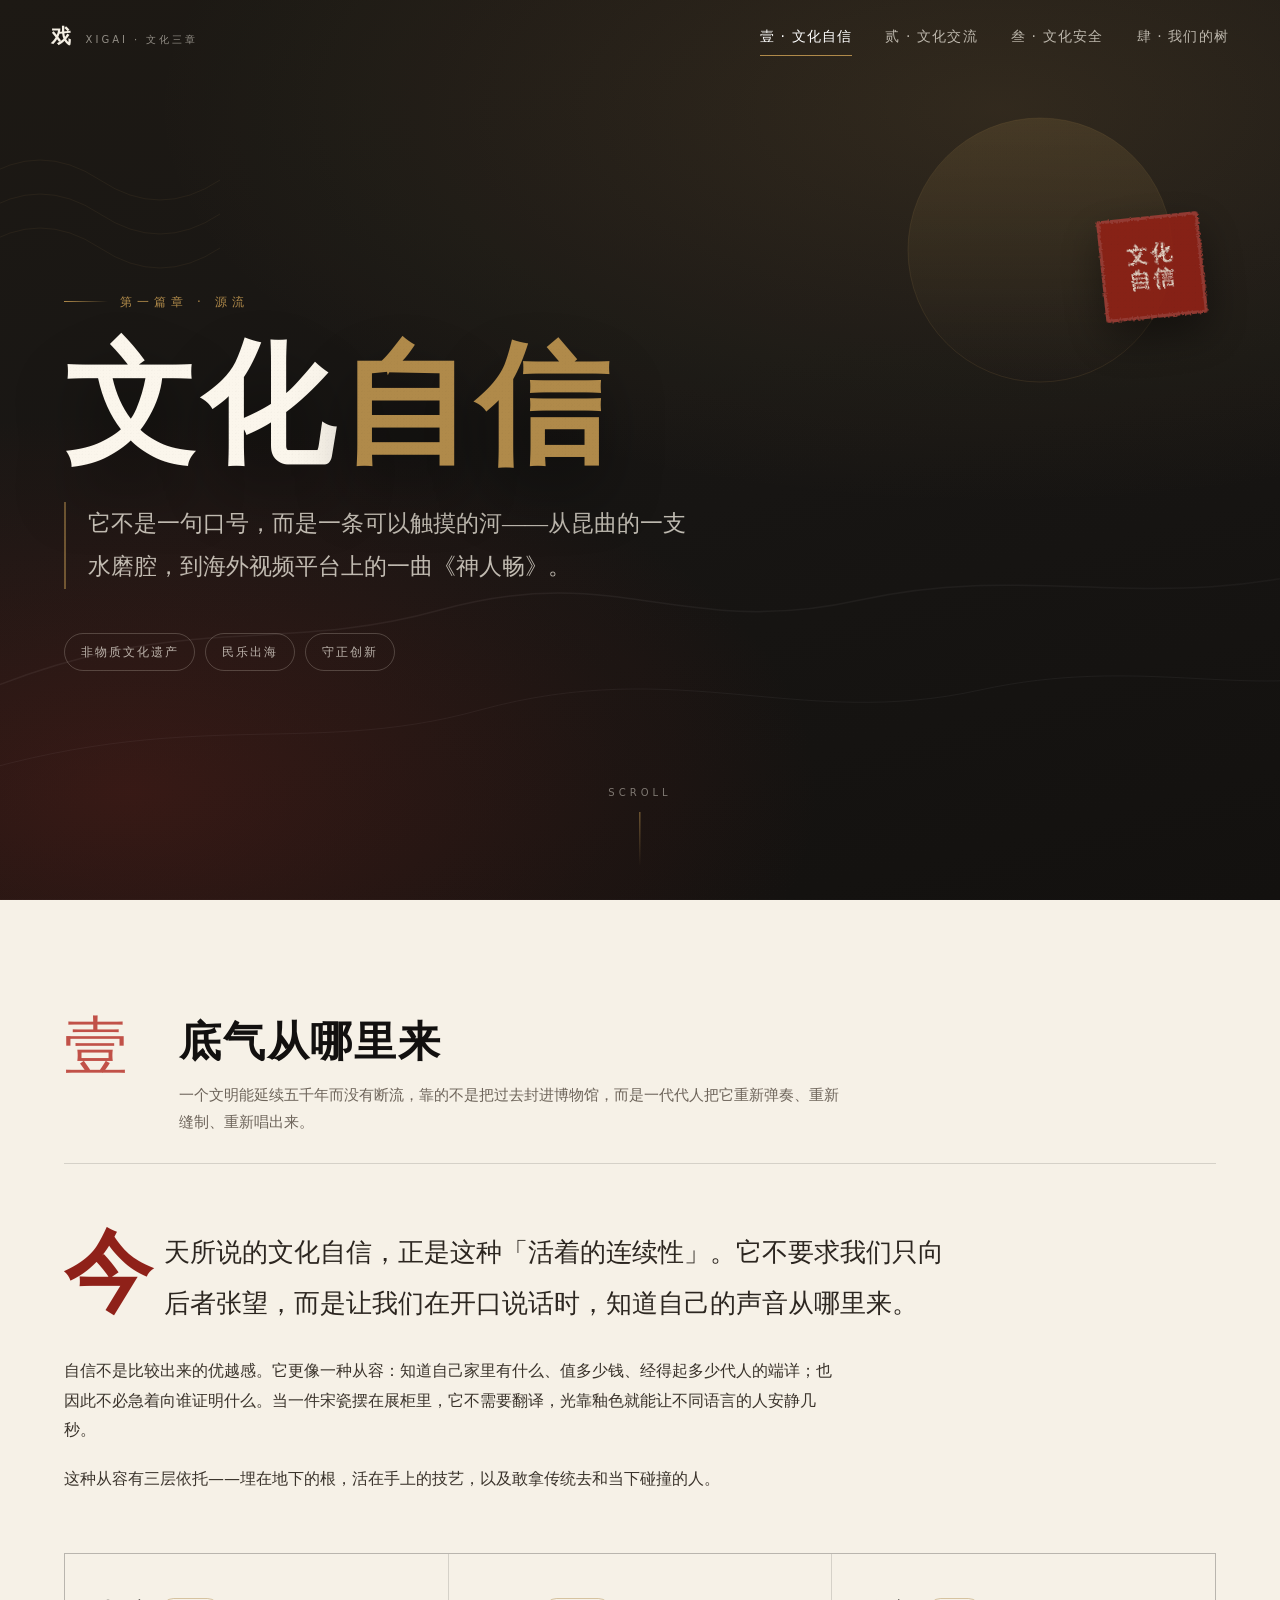
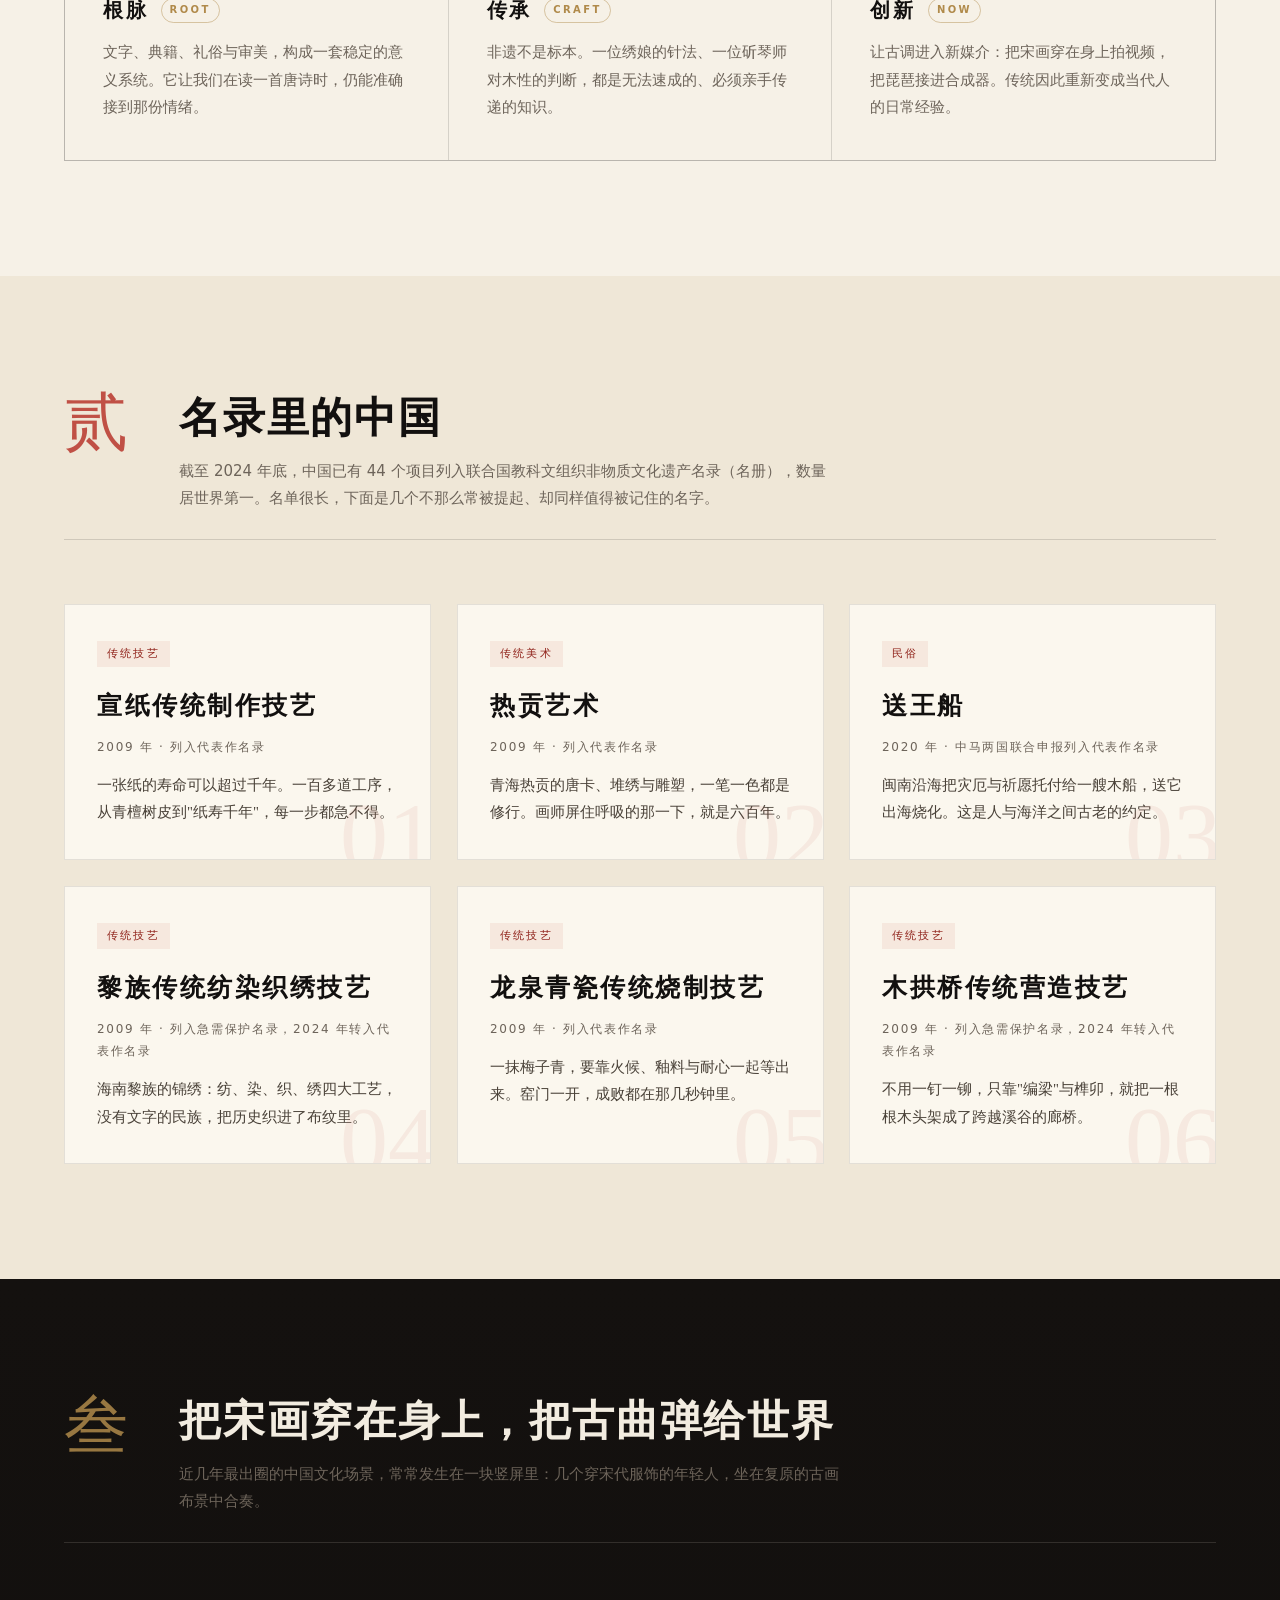
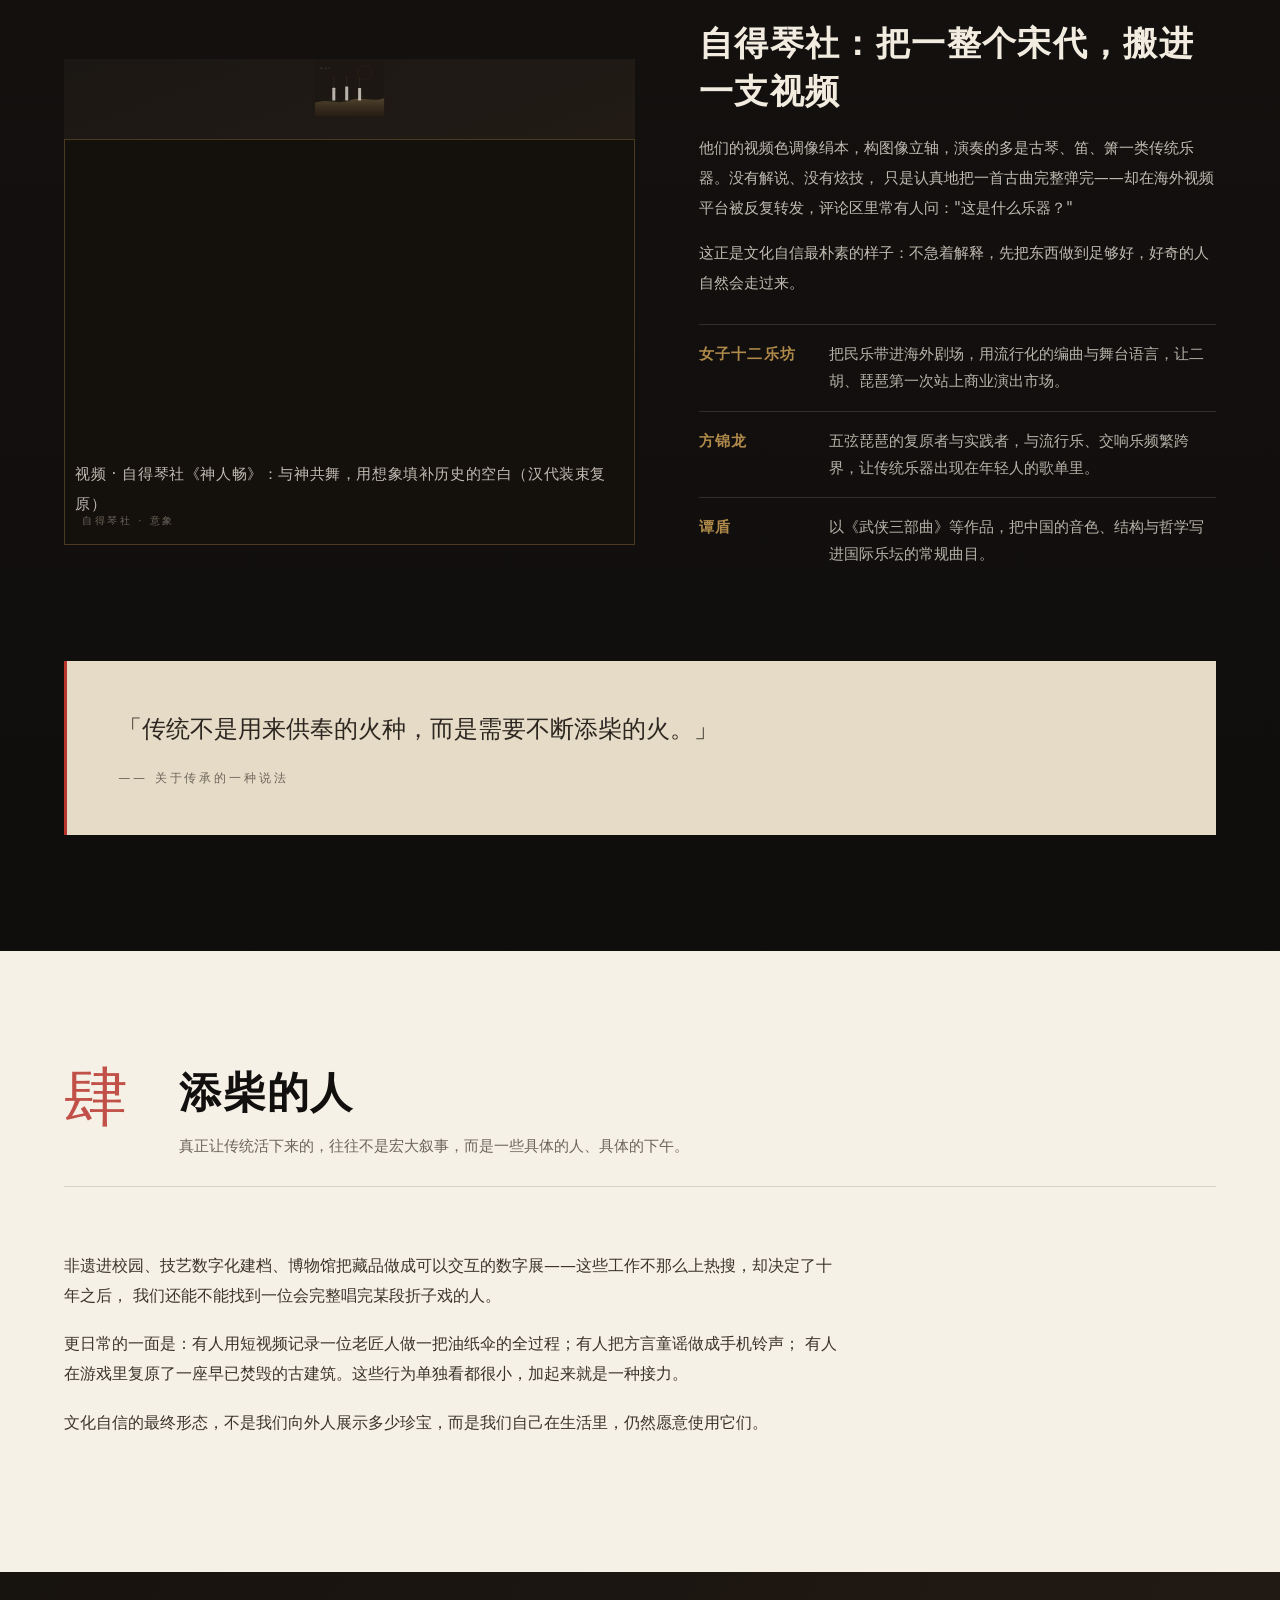
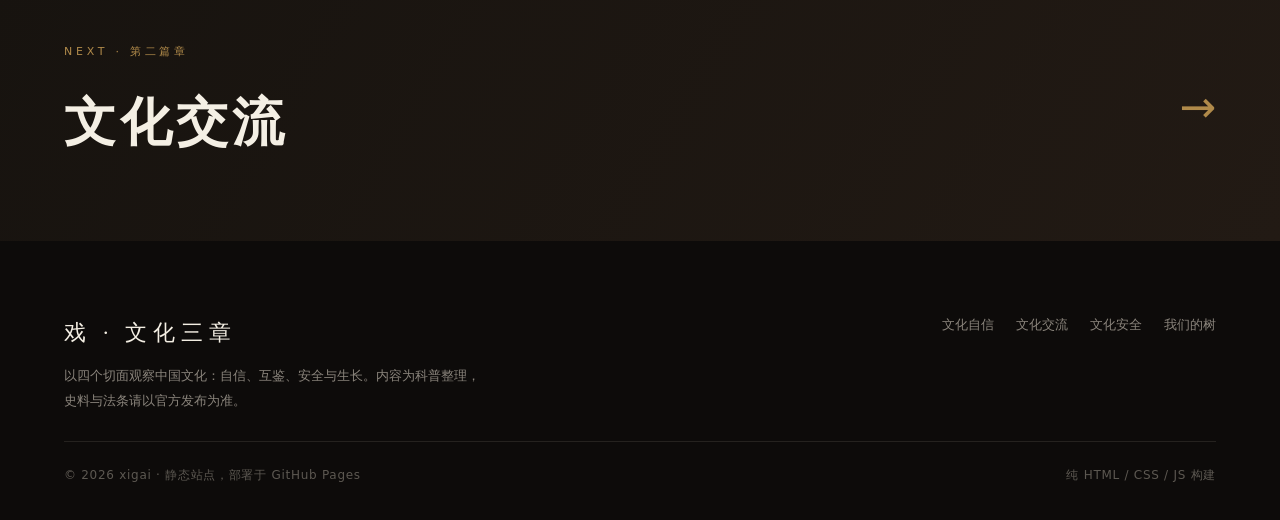
<file: index.html>
<!DOCTYPE html>
<html lang="zh-CN">
<head>
<meta charset="UTF-8">
<meta name="viewport" content="width=device-width, initial-scale=1">
<title>文化自信 · 文化三章</title>
<meta name="description" content="文化三章之一：文化自信。从非物质文化遗产到民乐出海，看一条没有断流的河。">
<link rel="icon" href="data:image/svg+xml,%3Csvg xmlns='http://www.w3.org/2000/svg' viewBox='0 0 100 100'%3E%3Crect width='100' height='100' fill='%238f2119'/%3E%3Ctext x='50' y='73' font-size='62' text-anchor='middle' fill='%23f5e6d6'%3E%E6%96%87%3C/text%3E%3C/svg%3E">
<link rel="stylesheet" href="assets/css/style.css">
</head>
<body data-page="home">

<div class="progress" aria-hidden="true"></div>

<svg width="0" height="0" style="position:absolute" aria-hidden="true">
  <filter id="rough">
    <feTurbulence type="fractalNoise" baseFrequency="0.9" numOctaves="3" result="n"/>
    <feDisplacementMap in="SourceGraphic" in2="n" scale="4"/>
  </filter>
</svg>

<header class="nav">
  <a class="nav__logo" href="index.html"><b>戏</b><span>XIGAI · 文化三章</span></a>
  <button class="nav__toggle" aria-label="打开菜单" aria-expanded="false">
    <i></i><i></i><i></i>
  </button>
  <nav class="nav__links">
    <a href="index.html" data-nav="home">壹 · 文化自信</a>
    <a href="exchange.html" data-nav="exchange">贰 · 文化交流</a>
    <a href="security.html" data-nav="security">叁 · 文化安全</a>
    <a href="tree.html" data-nav="tree">肆 · 我们的树</a>
  </nav>
</header>

<main>
  <!-- 首屏 -->
  <section class="hero">
    <div class="hero__art" aria-hidden="true">
      <svg viewBox="0 0 1440 900" preserveAspectRatio="xMidYMid slice">
        <defs>
          <linearGradient id="g1" x1="0" y1="0" x2="0" y2="1">
            <stop offset="0%" stop-color="#b08a4a" stop-opacity=".34"/>
            <stop offset="100%" stop-color="#b08a4a" stop-opacity="0"/>
          </linearGradient>
          <linearGradient id="g2" x1="0" y1="0" x2="1" y2="1">
            <stop offset="0%" stop-color="#f4efe4" stop-opacity=".16"/>
            <stop offset="100%" stop-color="#f4efe4" stop-opacity="0"/>
          </linearGradient>
        </defs>
        <circle cx="1120" cy="250" r="132" fill="url(#g1)"/>
        <circle cx="1120" cy="250" r="132" fill="none" stroke="#b08a4a" stroke-opacity=".28"/>
        <path d="M0 720 C 240 600 340 660 520 610 C 700 560 760 640 940 600 C 1120 560 1240 620 1440 560 L1440 900 L0 900 Z"
              fill="none" stroke="url(#g2)" stroke-width="1.5"/>
        <path d="M0 790 C 260 700 380 760 560 710 C 760 655 880 730 1060 690 C 1220 655 1330 700 1440 670"
              fill="none" stroke="#f4efe4" stroke-opacity=".1" stroke-width="1"/>
        <g stroke="#b08a4a" stroke-opacity=".18" fill="none">
          <path d="M60 180 q 60 -40 120 0 t 120 0"/>
          <path d="M60 214 q 60 -40 120 0 t 120 0"/>
          <path d="M60 248 q 60 -40 120 0 t 120 0"/>
        </g>
        <g fill="#f4efe4" fill-opacity=".05">
          <rect x="0" y="0" width="1440" height="900"/>
        </g>
      </svg>
    </div>

    <div class="seal" aria-hidden="true">文化<br>自信</div>

    <div class="hero__inner">
      <p class="kicker">第一篇章 · 源流</p>
      <h1>文化<em>自信</em></h1>
      <p class="hero__sub">
        它不是一句口号，而是一条可以触摸的河——从昆曲的一支水磨腔，到海外视频平台上的一曲《神人畅》。
      </p>
      <div class="hero__meta">
        <span class="chip">非物质文化遗产</span>
        <span class="chip">民乐出海</span>
        <span class="chip">守正创新</span>
      </div>
    </div>

    <div class="hero__scroll">SCROLL</div>
  </section>

  <!-- 壹 -->
  <section class="section">
    <div class="wrap">
      <div class="section__head reveal">
        <div class="num">壹</div>
        <div>
          <h2>底气从哪里来</h2>
          <p>一个文明能延续五千年而没有断流，靠的不是把过去封进博物馆，而是一代代人把它重新弹奏、重新缝制、重新唱出来。</p>
        </div>
      </div>

      <p class="lead dropcap reveal">
        今天所说的文化自信，正是这种「活着的连续性」。它不要求我们只向后者张望，而是让我们在开口说话时，知道自己的声音从哪里来。
      </p>

      <div class="prose reveal" data-delay="80">
        <p>
          自信不是比较出来的优越感。它更像一种从容：知道自己家里有什么、值多少钱、经得起多少代人的端详；也因此不必急着向谁证明什么。当一件宋瓷摆在展柜里，它不需要翻译，光靠釉色就能让不同语言的人安静几秒。
        </p>
        <p>
          这种从容有三层依托——埋在地下的根，活在手上的技艺，以及敢拿传统去和当下碰撞的人。
        </p>
      </div>

      <div class="pillars reveal" data-delay="140">
        <div class="pillar">
          <h3>根脉 <span>ROOT</span></h3>
          <p>文字、典籍、礼俗与审美，构成一套稳定的意义系统。它让我们在读一首唐诗时，仍能准确接到那份情绪。</p>
        </div>
        <div class="pillar">
          <h3>传承 <span>CRAFT</span></h3>
          <p>非遗不是标本。一位绣娘的针法、一位斫琴师对木性的判断，都是无法速成的、必须亲手传递的知识。</p>
        </div>
        <div class="pillar">
          <h3>创新 <span>NOW</span></h3>
          <p>让古调进入新媒介：把宋画穿在身上拍视频，把琵琶接进合成器。传统因此重新变成当代人的日常经验。</p>
        </div>
      </div>
    </div>
  </section>

  <!-- 贰 · 非遗 -->
  <section class="section section--paper2">
    <div class="wrap">
      <div class="section__head reveal">
        <div class="num">贰</div>
        <div>
          <h2>名录里的中国</h2>
          <p>截至 2024 年底，中国已有 44 个项目列入联合国教科文组织非物质文化遗产名录（名册），数量居世界第一。名单很长，下面是几个不那么常被提起、却同样值得被记住的名字。</p>
        </div>
      </div>

      <div class="grid">
        <article class="heritage reveal" data-idx="01">
          <span class="heritage__tag">传统技艺</span>
          <h3>宣纸传统制作技艺</h3>
          <time>2009 年 · 列入代表作名录</time>
          <p>一张纸的寿命可以超过千年。一百多道工序，从青檀树皮到"纸寿千年"，每一步都急不得。</p>
        </article>

        <article class="heritage reveal" data-idx="02" data-delay="60">
          <span class="heritage__tag">传统美术</span>
          <h3>热贡艺术</h3>
          <time>2009 年 · 列入代表作名录</time>
          <p>青海热贡的唐卡、堆绣与雕塑，一笔一色都是修行。画师屏住呼吸的那一下，就是六百年。</p>
        </article>

        <article class="heritage reveal" data-idx="03" data-delay="120">
          <span class="heritage__tag">民俗</span>
          <h3>送王船</h3>
          <time>2020 年 · 中马两国联合申报列入代表作名录</time>
          <p>闽南沿海把灾厄与祈愿托付给一艘木船，送它出海烧化。这是人与海洋之间古老的约定。</p>
        </article>

        <article class="heritage reveal" data-idx="04">
          <span class="heritage__tag">传统技艺</span>
          <h3>黎族传统纺染织绣技艺</h3>
          <time>2009 年 · 列入急需保护名录，2024 年转入代表作名录</time>
          <p>海南黎族的锦绣：纺、染、织、绣四大工艺，没有文字的民族，把历史织进了布纹里。</p>
        </article>

        <article class="heritage reveal" data-idx="05" data-delay="60">
          <span class="heritage__tag">传统技艺</span>
          <h3>龙泉青瓷传统烧制技艺</h3>
          <time>2009 年 · 列入代表作名录</time>
          <p>一抹梅子青，要靠火候、釉料与耐心一起等出来。窑门一开，成败都在那几秒钟里。</p>
        </article>

        <article class="heritage reveal" data-idx="06" data-delay="120">
          <span class="heritage__tag">传统技艺</span>
          <h3>木拱桥传统营造技艺</h3>
          <time>2009 年 · 列入急需保护名录，2024 年转入代表作名录</time>
          <p>不用一钉一铆，只靠"编梁"与榫卯，就把一根根木头架成了跨越溪谷的廊桥。</p>
        </article>
      </div>
    </div>
  </section>

  <!-- 叁 · 民乐出海 -->
  <section class="section section--dark">
    <div class="wrap">
      <div class="section__head reveal">
        <div class="num">叁</div>
        <div>
          <h2>把宋画穿在身上，把古曲弹给世界</h2>
          <p>近几年最出圈的中国文化场景，常常发生在一块竖屏里：几个穿宋代服饰的年轻人，坐在复原的古画布景中合奏。</p>
        </div>
      </div>

      <div class="feature">
        <div class="feature__visual reveal" aria-hidden="true">
          <svg viewBox="0 0 600 500">
            <defs>
              <linearGradient id="silk" x1="0" y1="0" x2="0" y2="1">
                <stop offset="0%" stop-color="#d8b979" stop-opacity=".5"/>
                <stop offset="100%" stop-color="#8a5a2b" stop-opacity=".18"/>
              </linearGradient>
            </defs>
            <rect x="0" y="0" width="600" height="500" fill="#1c1712"/>
            <circle cx="430" cy="120" r="62" fill="none" stroke="#b08a4a" stroke-opacity=".5"/>
            <path d="M0 380 C 120 340 180 400 300 360 C 420 320 480 380 600 340 L600 500 L0 500 Z" fill="url(#silk)" opacity=".55"/>
            <g stroke="#f4efe4" stroke-opacity=".35" stroke-width="1" fill="none">
              <path d="M120 360 q 40 -70 90 0"/>
              <path d="M240 372 q 40 -70 90 0"/>
              <path d="M360 356 q 40 -70 90 0"/>
            </g>
            <g fill="#f4efe4" fill-opacity=".72">
              <rect x="150" y="250" width="26" height="110" rx="3"/>
              <rect x="262" y="238" width="26" height="122" rx="3"/>
              <rect x="374" y="252" width="26" height="108" rx="3"/>
            </g>
            <g stroke="#f4efe4" stroke-opacity=".55" stroke-width="1">
              <path d="M163 250 L163 180" /><path d="M275 238 L275 168" /><path d="M387 252 L387 182"/>
            </g>
            <g fill="#b08a4a" fill-opacity=".5">
              <circle cx="163" cy="172" r="4"/><circle cx="275" cy="160" r="4"/><circle cx="387" cy="174" r="4"/>
            </g>
            <text x="40" y="90" fill="#f4efe4" fill-opacity=".28" font-size="20" font-family="serif" letter-spacing="6">高山流水</text>
          </svg>

          <div class="video-embed reveal" data-delay="120">
            <iframe src="https://player.bilibili.com/player.html?bvid=BV1Xi4y1s717&page=1&high_quality=1&danmaku=0&autoplay=0"
                    title="自得琴社《神人畅》" scrolling="no" frameborder="no" allowfullscreen="true"></iframe>
            <p class="video-embed__cap">视频 · 自得琴社《神人畅》：与神共舞，用想象填补历史的空白（汉代装束复原）</p>
          </div>
        </div>

        <div class="reveal" data-delay="80">
          <h3>自得琴社：把一整个宋代，搬进一支视频</h3>
          <p>
            他们的视频色调像绢本，构图像立轴，演奏的多是古琴、笛、箫一类传统乐器。没有解说、没有炫技，
            只是认真地把一首古曲完整弹完——却在海外视频平台被反复转发，评论区里常有人问："这是什么乐器？"
          </p>
          <p>
            这正是文化自信最朴素的样子：不急着解释，先把东西做到足够好，好奇的人自然会走过来。
          </p>

          <ul class="mini-list">
            <li><b>女子十二乐坊</b><span>把民乐带进海外剧场，用流行化的编曲与舞台语言，让二胡、琵琶第一次站上商业演出市场。</span></li>
            <li><b>方锦龙</b><span>五弦琵琶的复原者与实践者，与流行乐、交响乐频繁跨界，让传统乐器出现在年轻人的歌单里。</span></li>
            <li><b>谭盾</b><span>以《武侠三部曲》等作品，把中国的音色、结构与哲学写进国际乐坛的常规曲目。</span></li>
          </ul>
        </div>
      </div>

      <div class="quote reveal">
        「传统不是用来供奉的火种，而是需要不断添柴的火。」
        <small>—— 关于传承的一种说法</small>
      </div>
    </div>
  </section>

  <!-- 肆 -->
  <section class="section">
    <div class="wrap">
      <div class="section__head reveal">
        <div class="num">肆</div>
        <div>
          <h2>添柴的人</h2>
          <p>真正让传统活下来的，往往不是宏大叙事，而是一些具体的人、具体的下午。</p>
        </div>
      </div>

      <div class="prose reveal">
        <p>
          非遗进校园、技艺数字化建档、博物馆把藏品做成可以交互的数字展——这些工作不那么上热搜，却决定了十年之后，
          我们还能不能找到一位会完整唱完某段折子戏的人。
        </p>
        <p>
          更日常的一面是：有人用短视频记录一位老匠人做一把油纸伞的全过程；有人把方言童谣做成手机铃声；
          有人在游戏里复原了一座早已焚毁的古建筑。这些行为单独看都很小，加起来就是一种接力。
        </p>
        <p>
          文化自信的最终形态，不是我们向外人展示多少珍宝，而是我们自己在生活里，仍然愿意使用它们。
        </p>
      </div>
    </div>
  </section>
</main>

<a class="next" href="exchange.html">
  <div class="next__inner">
    <div>
      <small>NEXT · 第二篇章</small>
      <strong>文化交流</strong>
    </div>
    <div class="next__arrow" aria-hidden="true">→</div>
  </div>
</a>

<footer class="footer">
  <div class="footer__inner">
    <div>
      <div class="footer__brand">戏 · 文化三章</div>
      <p style="margin:0;max-width:420px;line-height:1.9;">
        以四个切面观察中国文化：自信、互鉴、安全与生长。内容为科普整理，史料与法条请以官方发布为准。
      </p>
    </div>
    <div class="footer__links">
      <a href="index.html">文化自信</a>
      <a href="exchange.html">文化交流</a>
      <a href="security.html">文化安全</a>
      <a href="tree.html">我们的树</a>
    </div>
  </div>
  <div class="footer__bottom">
    <span>© <span id="year">2026</span> xigai · 静态站点，部署于 GitHub Pages</span>
    <span>纯 HTML / CSS / JS 构建</span>
  </div>
</footer>

<button class="to-top" aria-label="回到顶部">
  <svg viewBox="0 0 24 24" fill="none" stroke="currentColor" stroke-width="2">
    <path d="M12 19V5M5 12l7-7 7 7"/>
  </svg>
</button>

<script src="assets/js/main.js"></script>
<script>document.getElementById("year").textContent = new Date().getFullYear();</script>
</body>
</html>
</file>
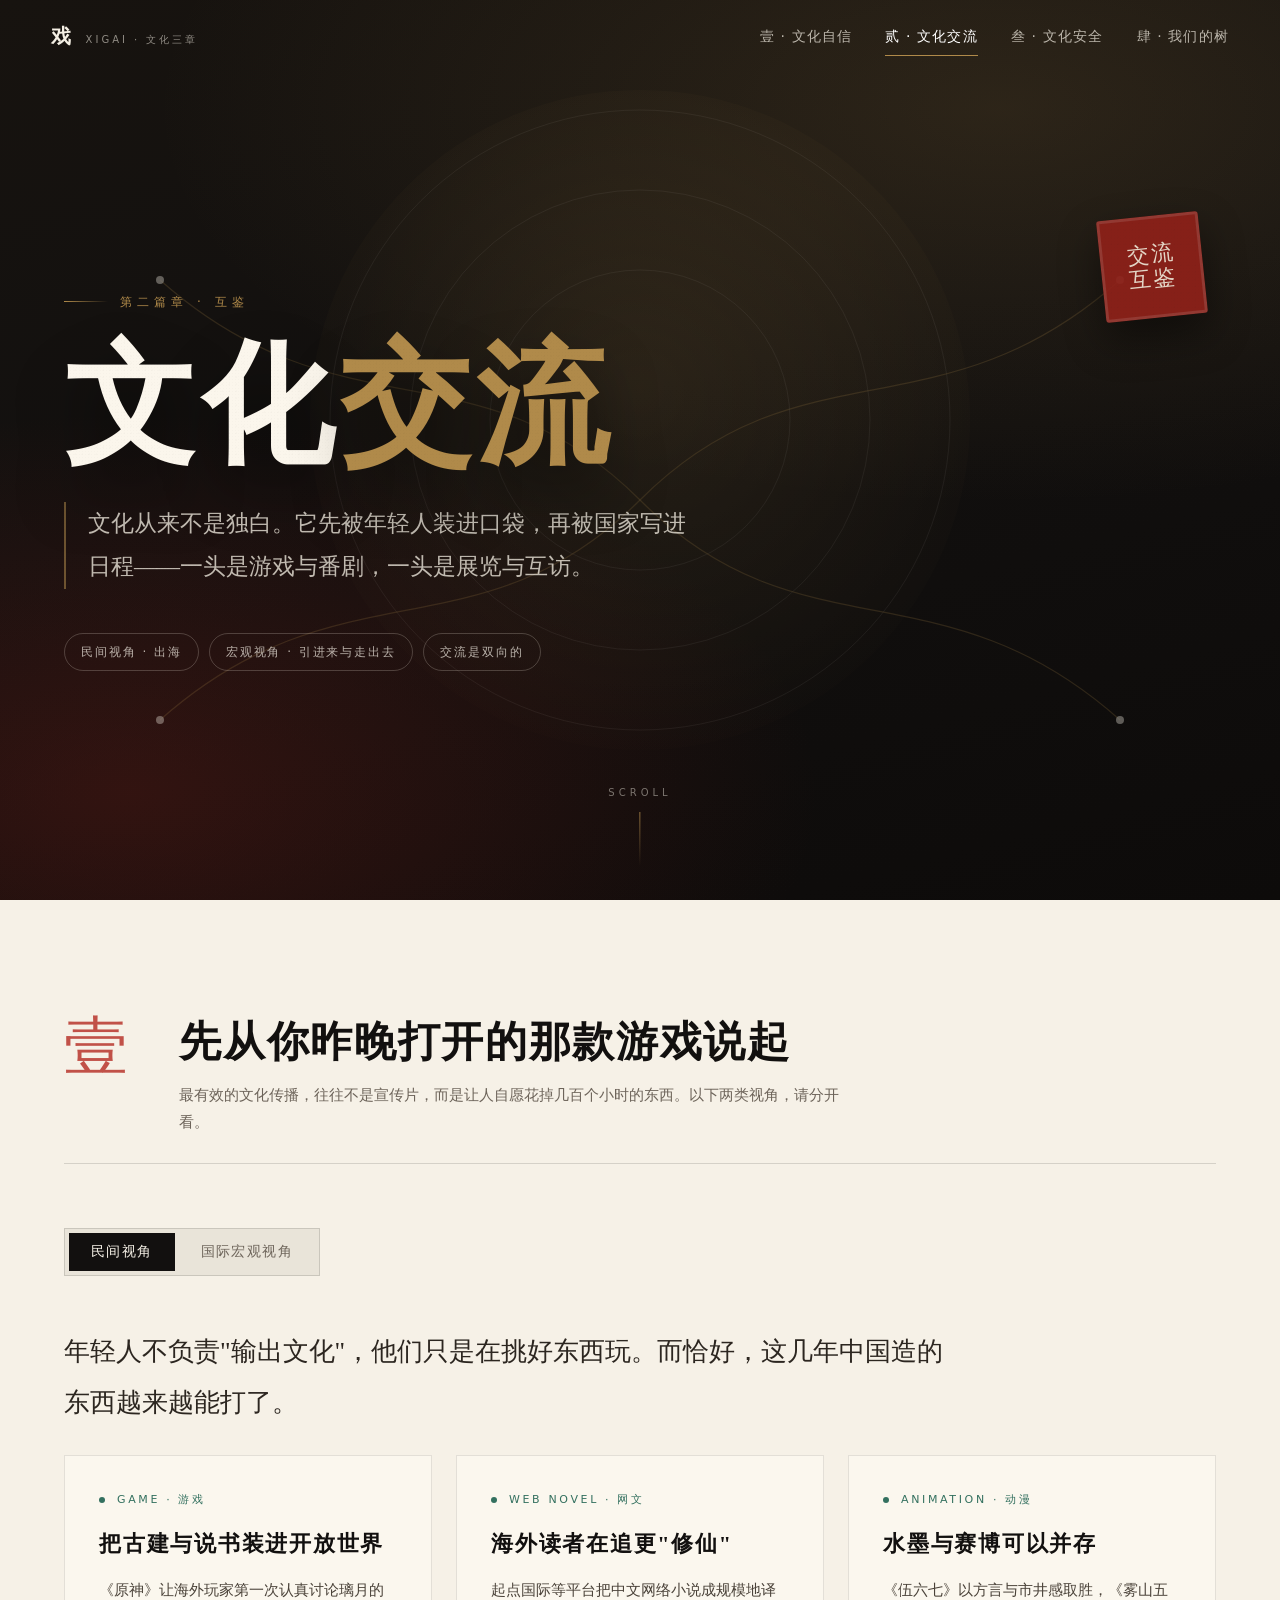
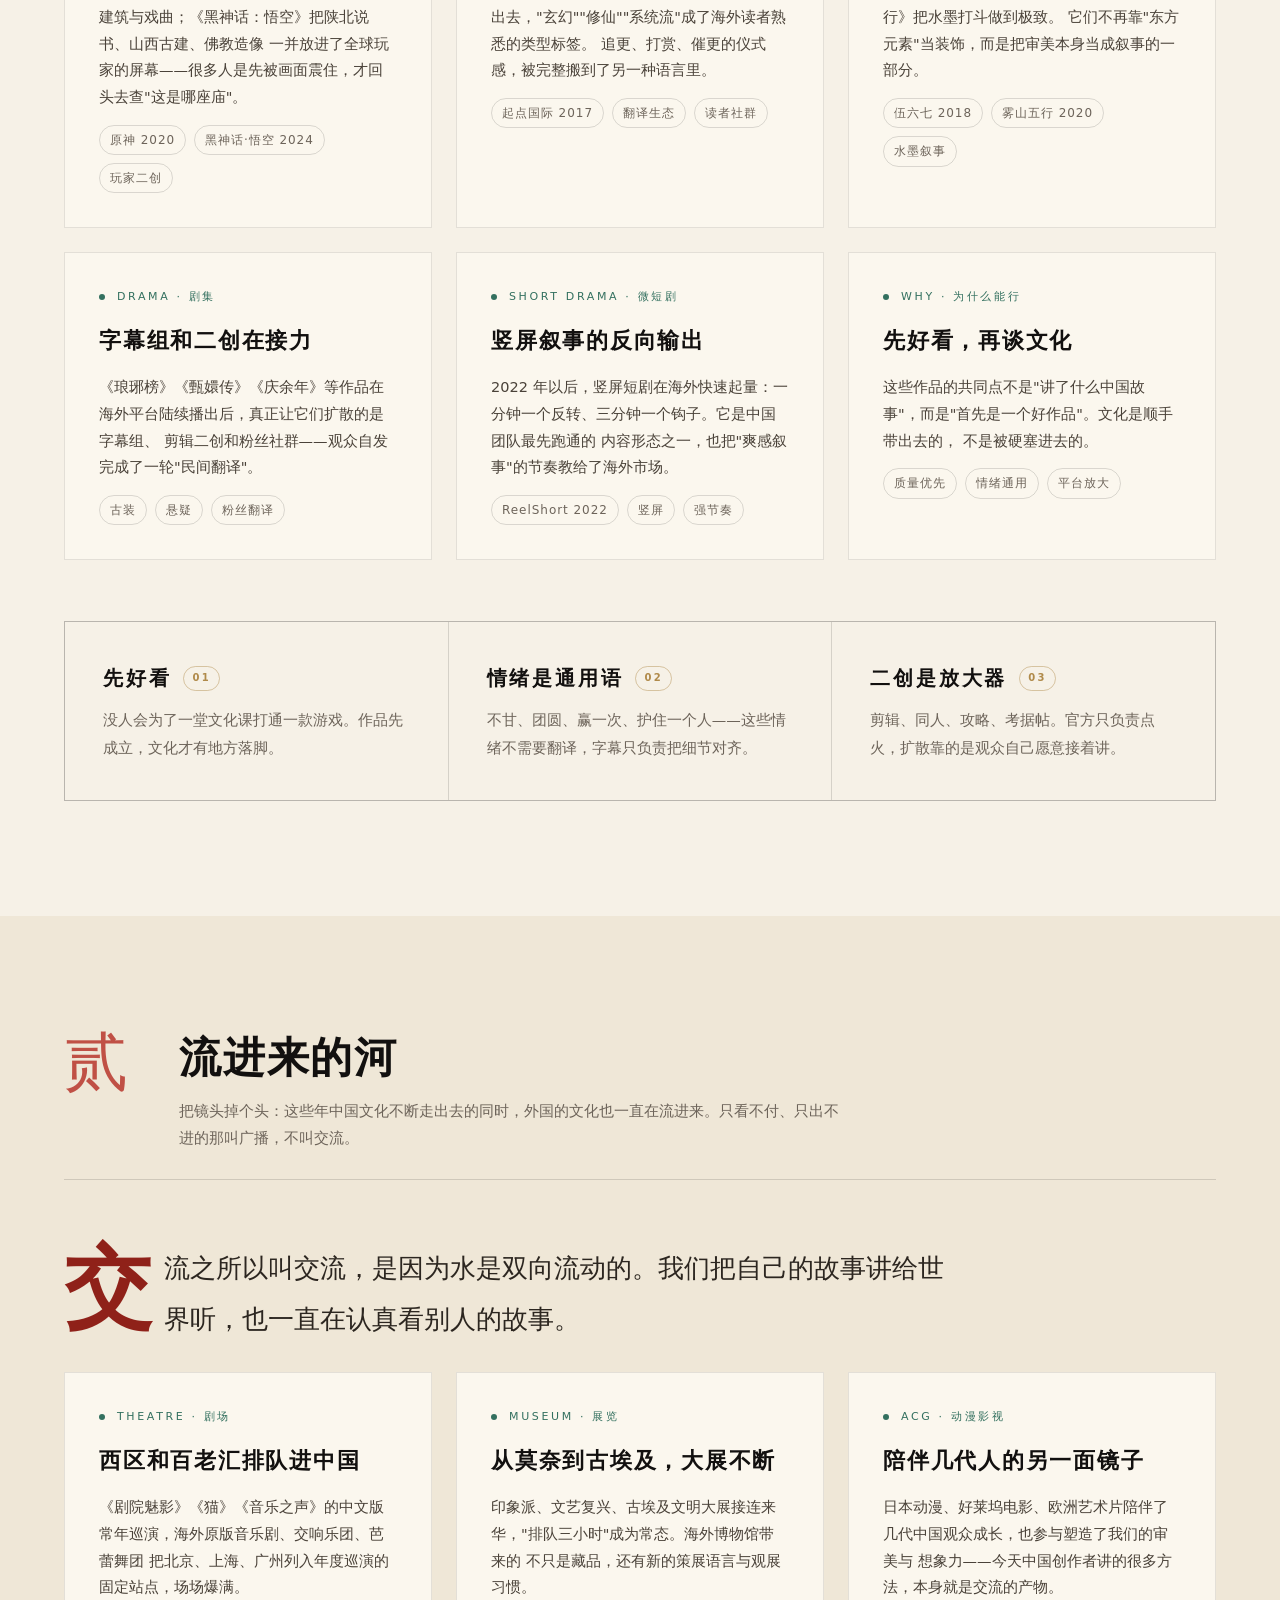
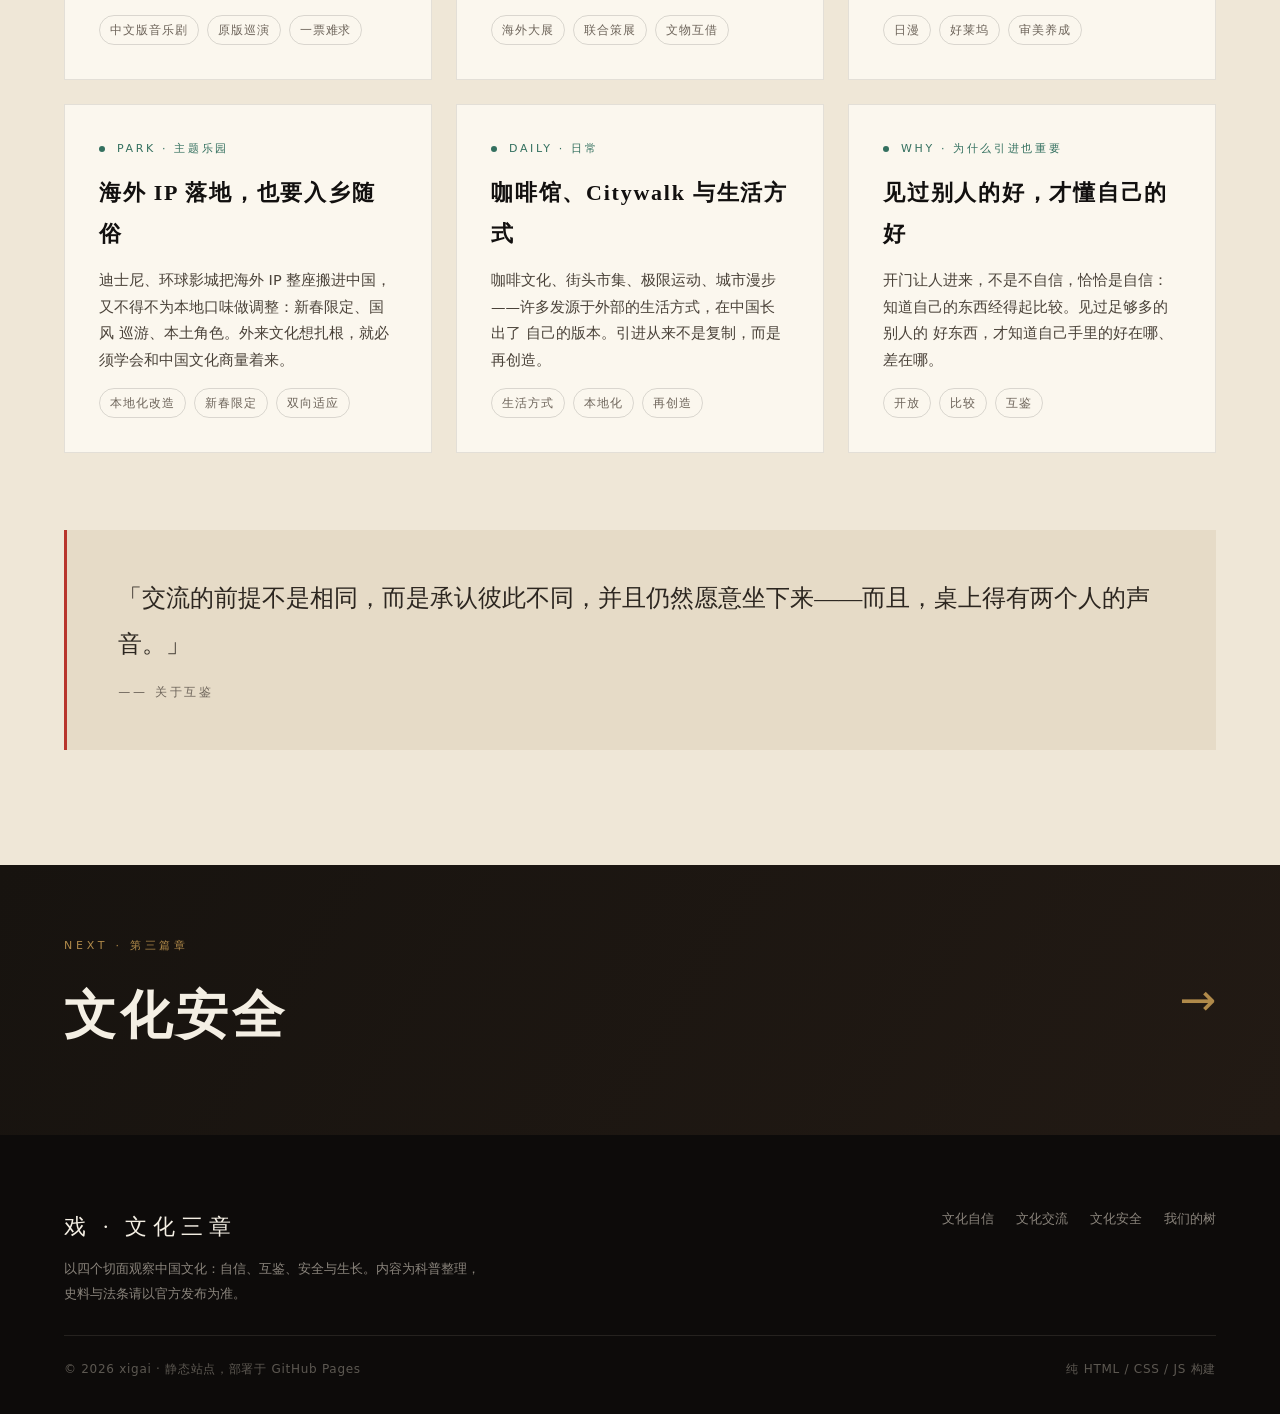
<file: exchange.html>
<!DOCTYPE html>
<html lang="zh-CN">
<head>
<meta charset="UTF-8">
<meta name="viewport" content="width=device-width, initial-scale=1">
<title>文化交流 · 文化三章</title>
<meta name="description" content="文化三章之二：文化交流。从游戏、网文、动漫出海到国与国之间的互鉴，看文化如何双向流动。">
<link rel="icon" href="data:image/svg+xml,%3Csvg xmlns='http://www.w3.org/2000/svg' viewBox='0 0 100 100'%3E%3Crect width='100' height='100' fill='%238f2119'/%3E%3Ctext x='50' y='73' font-size='62' text-anchor='middle' fill='%23f5e6d6'%3E%E6%96%87%3C/text%3E%3C/svg%3E">
<link rel="stylesheet" href="assets/css/style.css">
</head>
<body data-page="exchange">

<div class="progress" aria-hidden="true"></div>

<header class="nav">
  <a class="nav__logo" href="index.html"><b>戏</b><span>XIGAI · 文化三章</span></a>
  <button class="nav__toggle" aria-label="打开菜单" aria-expanded="false">
    <i></i><i></i><i></i>
  </button>
  <nav class="nav__links">
    <a href="index.html" data-nav="home">壹 · 文化自信</a>
    <a href="exchange.html" data-nav="exchange">贰 · 文化交流</a>
    <a href="security.html" data-nav="security">叁 · 文化安全</a>
    <a href="tree.html" data-nav="tree">肆 · 我们的树</a>
  </nav>
</header>

<main>
  <section class="hero">
    <div class="hero__art" aria-hidden="true">
      <svg viewBox="0 0 1440 900" preserveAspectRatio="xMidYMid slice">
        <defs>
          <radialGradient id="hx" cx="50%" cy="45%" r="60%">
            <stop offset="0%" stop-color="#b08a4a" stop-opacity=".26"/>
            <stop offset="100%" stop-color="#b08a4a" stop-opacity="0"/>
          </radialGradient>
        </defs>
        <circle cx="720" cy="420" r="330" fill="url(#hx)"/>
        <g fill="none" stroke="#f4efe4" stroke-opacity=".12">
          <circle cx="720" cy="420" r="150"/>
          <circle cx="720" cy="420" r="230"/>
          <circle cx="720" cy="420" r="310"/>
        </g>
        <g stroke="#b08a4a" stroke-opacity=".4" fill="none" stroke-width="1.2">
          <path d="M240 720 C 420 560 560 660 720 500 C 880 340 1020 440 1200 280"/>
          <path d="M1200 720 C 1020 560 880 660 720 500 C 560 340 420 440 240 280"/>
        </g>
        <g fill="#f4efe4" fill-opacity=".7">
          <circle cx="240" cy="720" r="4"/><circle cx="1200" cy="280" r="4"/>
          <circle cx="240" cy="280" r="4"/><circle cx="1200" cy="720" r="4"/>
        </g>
      </svg>
    </div>

    <div class="seal" aria-hidden="true">交流<br>互鉴</div>

    <div class="hero__inner">
      <p class="kicker">第二篇章 · 互鉴</p>
      <h1>文化<em>交流</em></h1>
      <p class="hero__sub">
        文化从来不是独白。它先被年轻人装进口袋，再被国家写进日程——一头是游戏与番剧，一头是展览与互访。
      </p>
      <div class="hero__meta">
        <span class="chip">民间视角 · 出海</span>
        <span class="chip">宏观视角 · 引进来与走出去</span>
        <span class="chip">交流是双向的</span>
      </div>
    </div>

    <div class="hero__scroll">SCROLL</div>
  </section>

  <section class="section">
    <div class="wrap">
      <div class="section__head reveal">
        <div class="num">壹</div>
        <div>
          <h2>先从你昨晚打开的那款游戏说起</h2>
          <p>最有效的文化传播，往往不是宣传片，而是让人自愿花掉几百个小时的东西。以下两类视角，请分开看。</p>
        </div>
      </div>

      <div class="tabs" role="tablist" aria-label="视角切换">
        <button class="tab is-active" role="tab" aria-selected="true" data-tab="folk">民间视角</button>
        <button class="tab" role="tab" aria-selected="false" data-tab="macro">国际宏观视角</button>
      </div>

      <!-- 民间视角 -->
      <div class="panel is-active" id="folk" role="tabpanel">
        <p class="lead reveal">
          年轻人不负责"输出文化"，他们只是在挑好东西玩。而恰好，这几年中国造的东西越来越能打了。
        </p>

        <div class="export-grid">
          <article class="export reveal">
            <div class="export__k">GAME · 游戏</div>
            <h3>把古建与说书装进开放世界</h3>
            <p>
              《原神》让海外玩家第一次认真讨论璃月的建筑与戏曲；《黑神话：悟空》把陕北说书、山西古建、佛教造像
              一并放进了全球玩家的屏幕——很多人是先被画面震住，才回头去查"这是哪座庙"。
            </p>
            <ul><li>原神 2020</li><li>黑神话·悟空 2024</li><li>玩家二创</li></ul>
          </article>

          <article class="export reveal" data-delay="60">
            <div class="export__k">WEB NOVEL · 网文</div>
            <h3>海外读者在追更"修仙"</h3>
            <p>
              起点国际等平台把中文网络小说成规模地译出去，"玄幻""修仙""系统流"成了海外读者熟悉的类型标签。
              追更、打赏、催更的仪式感，被完整搬到了另一种语言里。
            </p>
            <ul><li>起点国际 2017</li><li>翻译生态</li><li>读者社群</li></ul>
          </article>

          <article class="export reveal" data-delay="120">
            <div class="export__k">ANIMATION · 动漫</div>
            <h3>水墨与赛博可以并存</h3>
            <p>
              《伍六七》以方言与市井感取胜，《雾山五行》把水墨打斗做到极致。
              它们不再靠"东方元素"当装饰，而是把审美本身当成叙事的一部分。
            </p>
            <ul><li>伍六七 2018</li><li>雾山五行 2020</li><li>水墨叙事</li></ul>
          </article>

          <article class="export reveal">
            <div class="export__k">DRAMA · 剧集</div>
            <h3>字幕组和二创在接力</h3>
            <p>
              《琅琊榜》《甄嬛传》《庆余年》等作品在海外平台陆续播出后，真正让它们扩散的是字幕组、
              剪辑二创和粉丝社群——观众自发完成了一轮"民间翻译"。
            </p>
            <ul><li>古装</li><li>悬疑</li><li>粉丝翻译</li></ul>
          </article>

          <article class="export reveal" data-delay="60">
            <div class="export__k">SHORT DRAMA · 微短剧</div>
            <h3>竖屏叙事的反向输出</h3>
            <p>
              2022 年以后，竖屏短剧在海外快速起量：一分钟一个反转、三分钟一个钩子。它是中国团队最先跑通的
              内容形态之一，也把"爽感叙事"的节奏教给了海外市场。
            </p>
            <ul><li>ReelShort 2022</li><li>竖屏</li><li>强节奏</li></ul>
          </article>

          <article class="export reveal" data-delay="120">
            <div class="export__k">WHY · 为什么能行</div>
            <h3>先好看，再谈文化</h3>
            <p>
              这些作品的共同点不是"讲了什么中国故事"，而是"首先是一个好作品"。文化是顺手带出去的，
              不是被硬塞进去的。
            </p>
            <ul><li>质量优先</li><li>情绪通用</li><li>平台放大</li></ul>
          </article>
        </div>

        <div class="pillars reveal">
          <div class="pillar">
            <h3>先好看 <span>01</span></h3>
            <p>没人会为了一堂文化课打通一款游戏。作品先成立，文化才有地方落脚。</p>
          </div>
          <div class="pillar">
            <h3>情绪是通用语 <span>02</span></h3>
            <p>不甘、团圆、赢一次、护住一个人——这些情绪不需要翻译，字幕只负责把细节对齐。</p>
          </div>
          <div class="pillar">
            <h3>二创是放大器 <span>03</span></h3>
            <p>剪辑、同人、攻略、考据帖。官方只负责点火，扩散靠的是观众自己愿意接着讲。</p>
          </div>
        </div>
      </div>

      <!-- 宏观视角 -->
      <div class="panel" id="macro" role="tabpanel">
        <p class="lead reveal">
          另一条线更慢、更正式：以年为单位的文化年、互访、联展与联合考古。它不制造爆款，但决定长期的理解程度。
        </p>

        <ul class="timeline">
          <li class="reveal">
            <time>2001</time>
            <div>
              <strong>昆曲列入首批人类非遗代表作</strong>
              <p>中国传统表演艺术第一次以"人类共同遗产"的身份进入国际名录体系。</p>
            </div>
          </li>
          <li class="reveal" data-delay="40">
            <time>2016</time>
            <div>
              <strong>二十四节气列入人类非遗代表作名录</strong>
              <p>一套关于时间的知识体系被确认为人类共同的文化实践。</p>
            </div>
          </li>
          <li class="reveal" data-delay="80">
            <time>2024</time>
            <div>
              <strong>春节列入人类非遗代表作名录</strong>
              <p>全球约五分之一人口共同参与的节日，成为全人类共享的非物质文化遗产。</p>
            </div>
          </li>
          <li class="reveal" data-delay="120">
            <time>2024</time>
            <div>
              <strong>中法文化旅游年</strong>
              <p>建交 60 周年背景下，展览、演出、文物互借与人员互访密集展开，是"双向交流"的典型样本。</p>
            </div>
          </li>
          <li class="reveal" data-delay="160">
            <time>2024—2025</time>
            <div>
              <strong>中俄文化年</strong>
              <p>以国家级文化年形式，推动演出、电影、博物馆与青年交流的常态化。</p>
            </div>
          </li>
          <li class="reveal" data-delay="200">
            <time>近年</time>
            <div>
              <strong>联合考古与合拍影像</strong>
              <p>中外联合考古、合拍纪录片、博物馆互展越来越多——它们不追求热闹，追求的是共同的知识生产。</p>
            </div>
          </li>
        </ul>

        <div class="twocol reveal">
          <div>
            <h3>引进来</h3>
            <small>INBOUND</small>
            <ul>
              <li>海外影视、音乐剧、展览在国内常态化上演</li>
              <li>留学生与访问学者带来的日常文化接触</li>
              <li>博物馆引进海外大展，也引进新的策展方法</li>
              <li>国外的非遗保护、公共艺术经验被本地化吸收</li>
            </ul>
          </div>
          <div>
            <h3>走出去</h3>
            <small>OUTBOUND</small>
            <ul>
              <li>「欢乐春节」等品牌活动在全球城市落地</li>
              <li>国家级文化年、艺术节与巡演</li>
              <li>文物外展、联合考古与学术出版</li>
              <li>游戏、影视、网文的商业发行与平台合作</li>
            </ul>
          </div>
        </div>

        <div class="quote reveal">
          「交流的前提不是相同，而是承认彼此不同，并且仍然愿意坐下来。」
          <small>—— 关于互鉴</small>
        </div>
      </div>
    </div>
  </section>

  <!-- 贰 · 引进来 -->
  <section class="section section--paper2">
    <div class="wrap">
      <div class="section__head reveal">
        <div class="num">贰</div>
        <div>
          <h2>流进来的河</h2>
          <p>把镜头掉个头：这些年中国文化不断走出去的同时，外国的文化也一直在流进来。只看不付、只出不进的那叫广播，不叫交流。</p>
        </div>
      </div>

      <p class="lead dropcap reveal">
        交流之所以叫交流，是因为水是双向流动的。我们把自己的故事讲给世界听，也一直在认真看别人的故事。
      </p>

      <div class="export-grid">
        <article class="export reveal">
          <div class="export__k">THEATRE · 剧场</div>
          <h3>西区和百老汇排队进中国</h3>
          <p>
            《剧院魅影》《猫》《音乐之声》的中文版常年巡演，海外原版音乐剧、交响乐团、芭蕾舞团
            把北京、上海、广州列入年度巡演的固定站点，场场爆满。
          </p>
          <ul><li>中文版音乐剧</li><li>原版巡演</li><li>一票难求</li></ul>
        </article>

        <article class="export reveal" data-delay="60">
          <div class="export__k">MUSEUM · 展览</div>
          <h3>从莫奈到古埃及，大展不断</h3>
          <p>
            印象派、文艺复兴、古埃及文明大展接连来华，"排队三小时"成为常态。海外博物馆带来的
            不只是藏品，还有新的策展语言与观展习惯。
          </p>
          <ul><li>海外大展</li><li>联合策展</li><li>文物互借</li></ul>
        </article>

        <article class="export reveal" data-delay="120">
          <div class="export__k">ACG · 动漫影视</div>
          <h3>陪伴几代人的另一面镜子</h3>
          <p>
            日本动漫、好莱坞电影、欧洲艺术片陪伴了几代中国观众成长，也参与塑造了我们的审美与
            想象力——今天中国创作者讲的很多方法，本身就是交流的产物。
          </p>
          <ul><li>日漫</li><li>好莱坞</li><li>审美养成</li></ul>
        </article>

        <article class="export reveal">
          <div class="export__k">PARK · 主题乐园</div>
          <h3>海外 IP 落地，也要入乡随俗</h3>
          <p>
            迪士尼、环球影城把海外 IP 整座搬进中国，又不得不为本地口味做调整：新春限定、国风
            巡游、本土角色。外来文化想扎根，就必须学会和中国文化商量着来。
          </p>
          <ul><li>本地化改造</li><li>新春限定</li><li>双向适应</li></ul>
        </article>

        <article class="export reveal" data-delay="60">
          <div class="export__k">DAILY · 日常</div>
          <h3>咖啡馆、Citywalk 与生活方式</h3>
          <p>
            咖啡文化、街头市集、极限运动、城市漫步——许多发源于外部的生活方式，在中国长出了
            自己的版本。引进从来不是复制，而是再创造。
          </p>
          <ul><li>生活方式</li><li>本地化</li><li>再创造</li></ul>
        </article>

        <article class="export reveal" data-delay="120">
          <div class="export__k">WHY · 为什么引进也重要</div>
          <h3>见过别人的好，才懂自己的好</h3>
          <p>
            开门让人进来，不是不自信，恰恰是自信：知道自己的东西经得起比较。见过足够多的别人的
            好东西，才知道自己手里的好在哪、差在哪。
          </p>
          <ul><li>开放</li><li>比较</li><li>互鉴</li></ul>
        </article>
      </div>

      <div class="quote reveal">
        「交流的前提不是相同，而是承认彼此不同，并且仍然愿意坐下来——而且，桌上得有两个人的声音。」
        <small>—— 关于互鉴</small>
      </div>
    </div>
  </section>
</main>

<a class="next" href="security.html">
  <div class="next__inner">
    <div>
      <small>NEXT · 第三篇章</small>
      <strong>文化安全</strong>
    </div>
    <div class="next__arrow" aria-hidden="true">→</div>
  </div>
</a>

<footer class="footer">
  <div class="footer__inner">
    <div>
      <div class="footer__brand">戏 · 文化三章</div>
      <p style="margin:0;max-width:420px;line-height:1.9;">
        以四个切面观察中国文化：自信、互鉴、安全与生长。内容为科普整理，史料与法条请以官方发布为准。
      </p>
    </div>
    <div class="footer__links">
      <a href="index.html">文化自信</a>
      <a href="exchange.html">文化交流</a>
      <a href="security.html">文化安全</a>
      <a href="tree.html">我们的树</a>
    </div>
  </div>
  <div class="footer__bottom">
    <span>© <span id="year">2026</span> xigai · 静态站点，部署于 GitHub Pages</span>
    <span>纯 HTML / CSS / JS 构建</span>
  </div>
</footer>

<button class="to-top" aria-label="回到顶部">
  <svg viewBox="0 0 24 24" fill="none" stroke="currentColor" stroke-width="2">
    <path d="M12 19V5M5 12l7-7 7 7"/>
  </svg>
</button>

<script src="assets/js/main.js"></script>
<script>document.getElementById("year").textContent = new Date().getFullYear();</script>
</body>
</html>
</file>
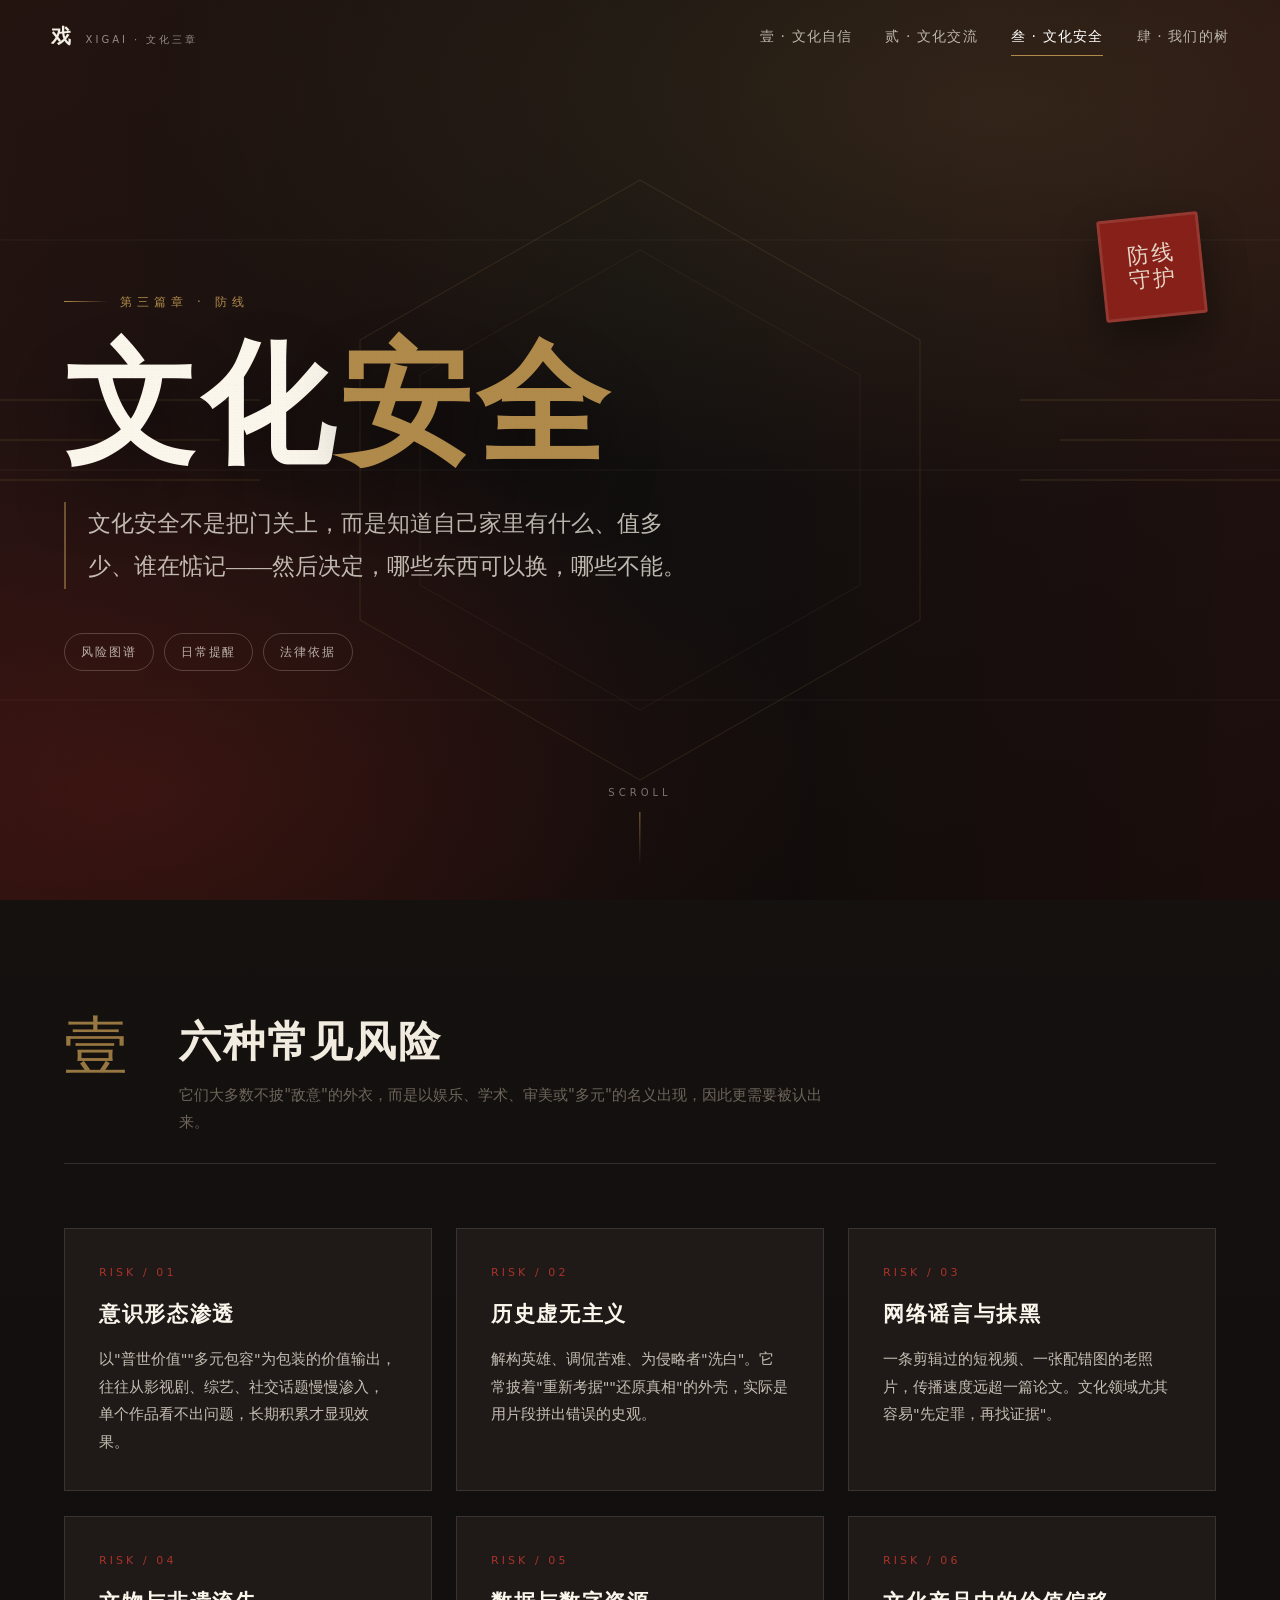
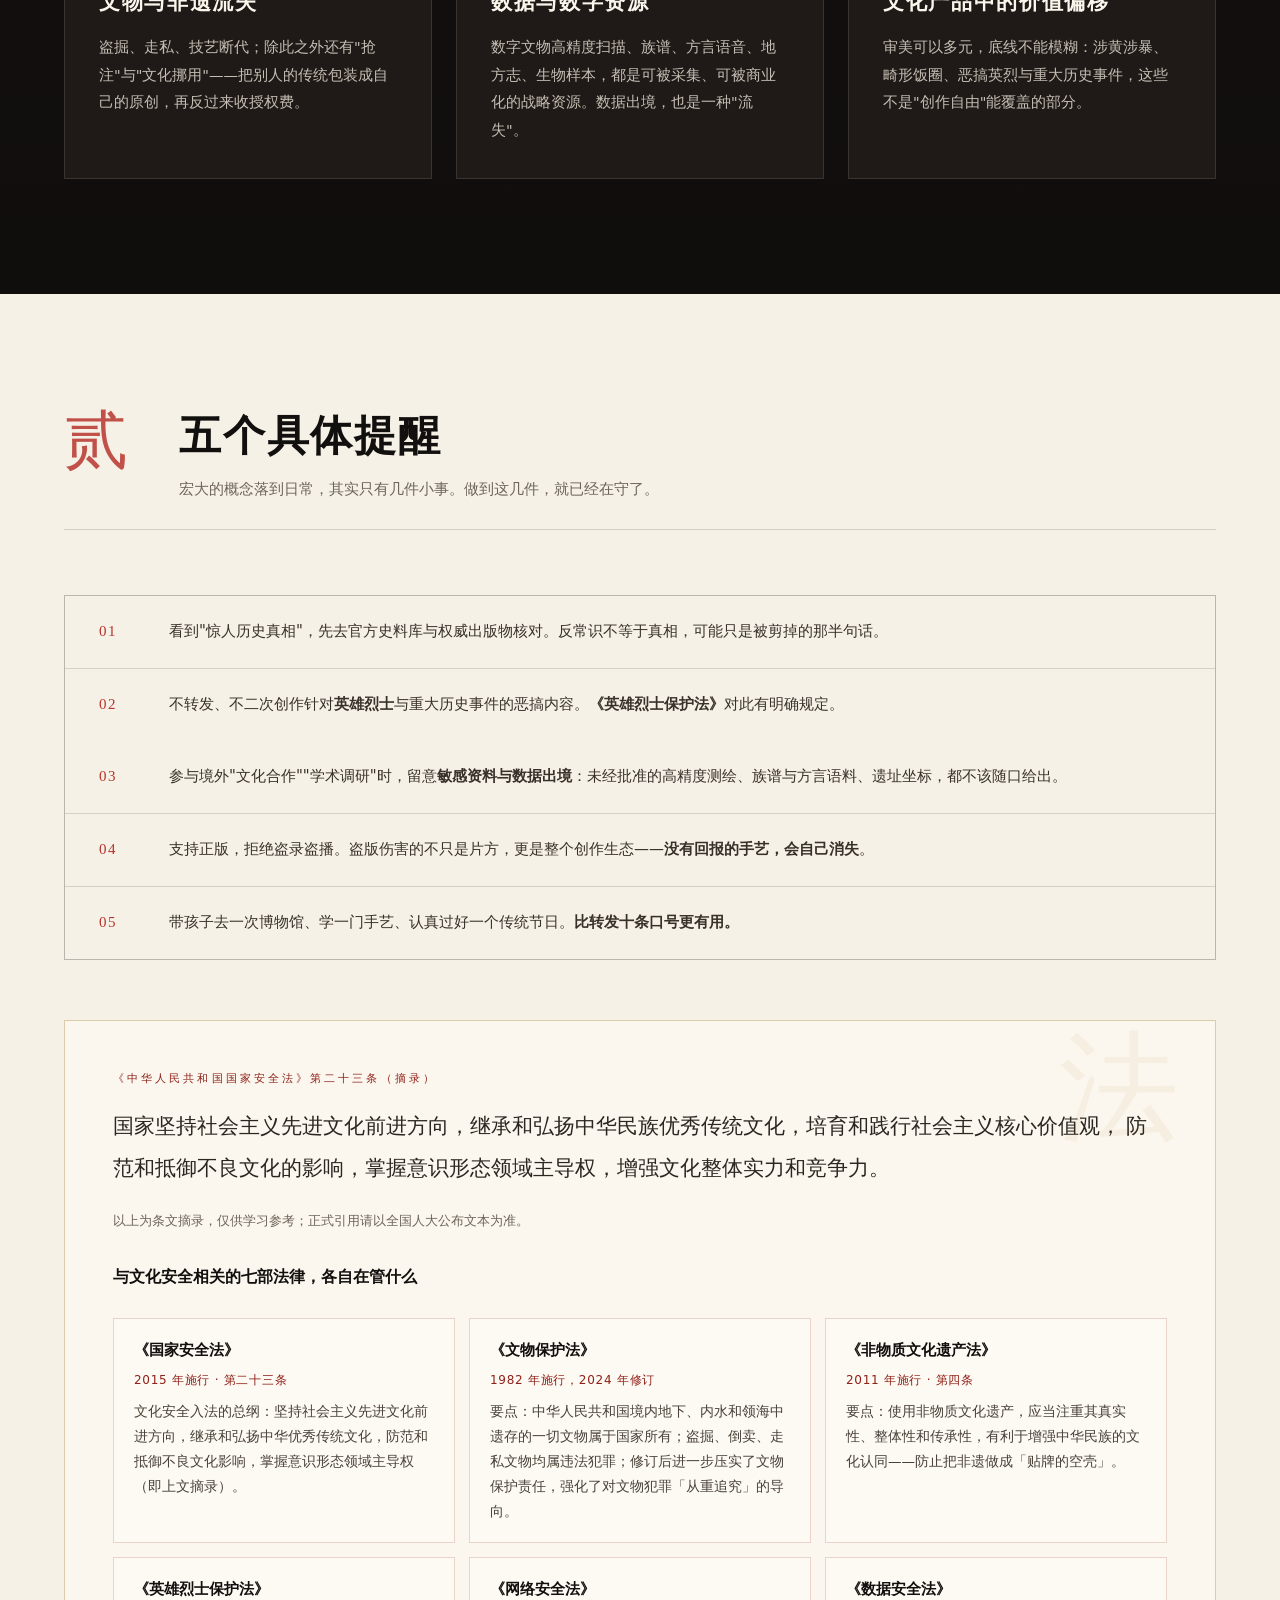
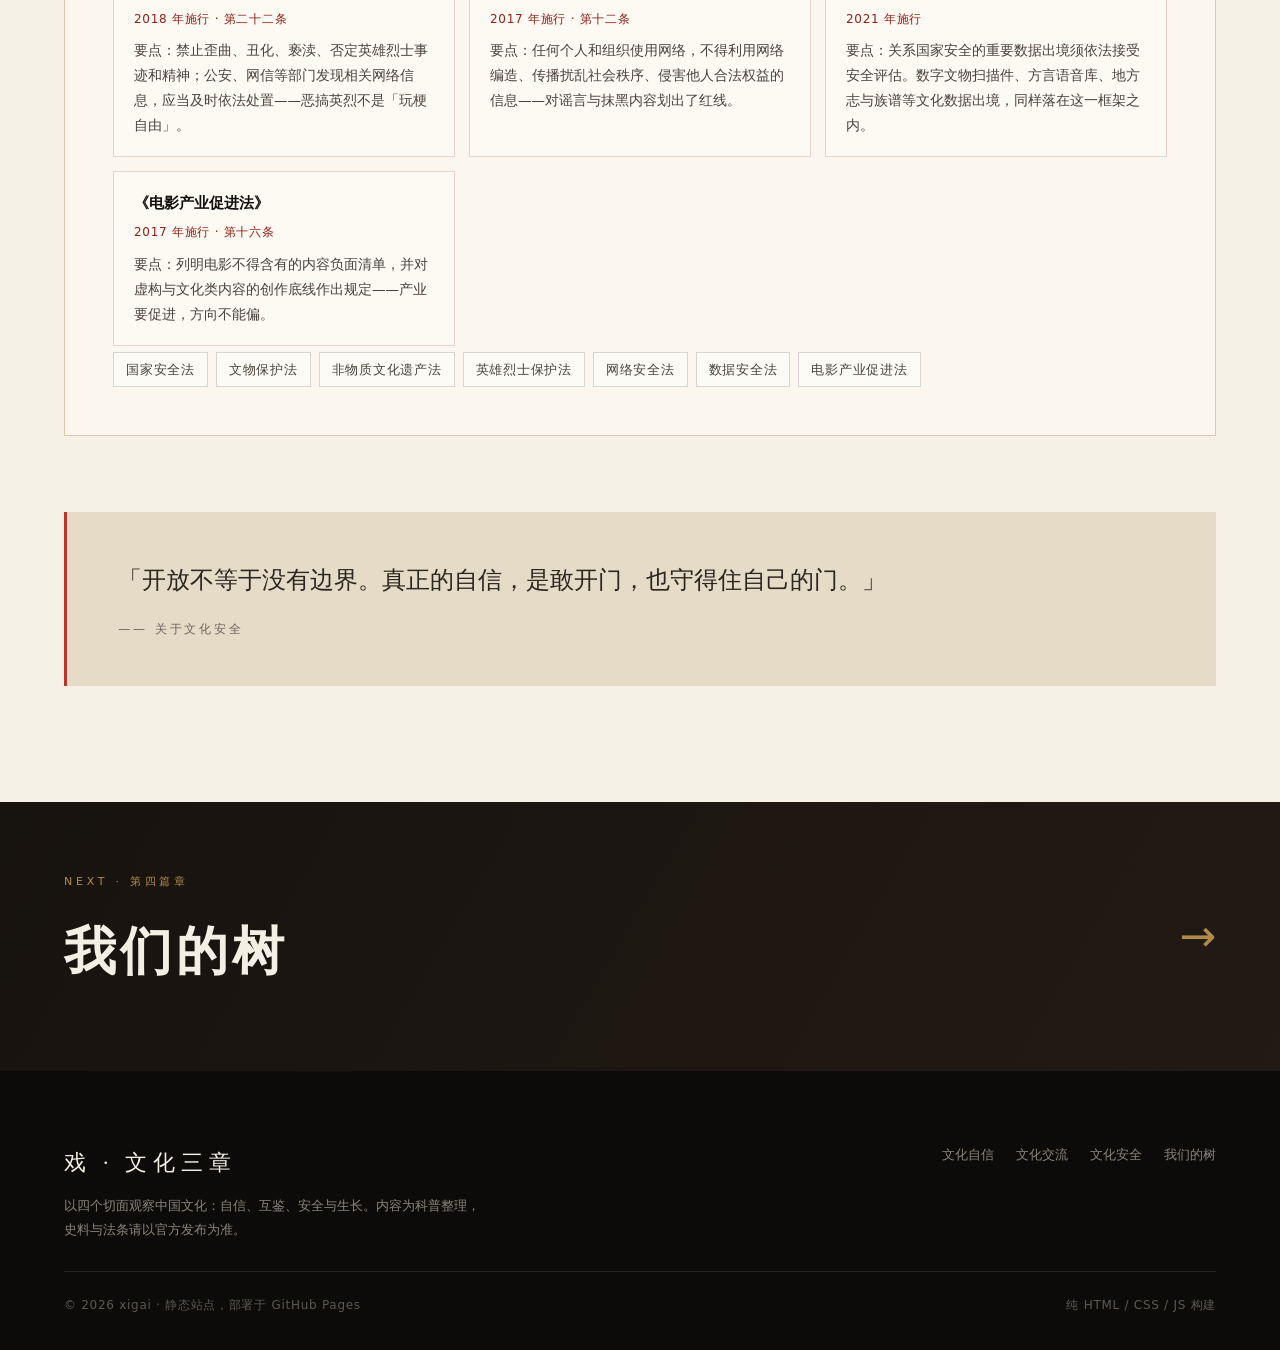
<file: security.html>
<!DOCTYPE html>
<html lang="zh-CN">
<head>
<meta charset="UTF-8">
<meta name="viewport" content="width=device-width, initial-scale=1">
<title>文化安全 · 文化三章</title>
<meta name="description" content="文化三章之三：文化安全。常见风险、日常提醒，以及《国家安全法》中的相关条文。">
<link rel="icon" href="data:image/svg+xml,%3Csvg xmlns='http://www.w3.org/2000/svg' viewBox='0 0 100 100'%3E%3Crect width='100' height='100' fill='%238f2119'/%3E%3Ctext x='50' y='73' font-size='62' text-anchor='middle' fill='%23f5e6d6'%3E%E6%96%87%3C/text%3E%3C/svg%3E">
<link rel="stylesheet" href="assets/css/style.css">
</head>
<body data-page="security">

<div class="progress" aria-hidden="true"></div>

<header class="nav">
  <a class="nav__logo" href="index.html"><b>戏</b><span>XIGAI · 文化三章</span></a>
  <button class="nav__toggle" aria-label="打开菜单" aria-expanded="false">
    <i></i><i></i><i></i>
  </button>
  <nav class="nav__links">
    <a href="index.html" data-nav="home">壹 · 文化自信</a>
    <a href="exchange.html" data-nav="exchange">贰 · 文化交流</a>
    <a href="security.html" data-nav="security">叁 · 文化安全</a>
    <a href="tree.html" data-nav="tree">肆 · 我们的树</a>
  </nav>
</header>

<main>
  <section class="hero">
    <div class="hero__art" aria-hidden="true">
      <svg viewBox="0 0 1440 900" preserveAspectRatio="xMidYMid slice">
        <defs>
          <linearGradient id="wall" x1="0" y1="0" x2="1" y2="0">
            <stop offset="0%" stop-color="#8f2119" stop-opacity=".25"/>
            <stop offset="50%" stop-color="#8f2119" stop-opacity="0"/>
            <stop offset="100%" stop-color="#8f2119" stop-opacity=".25"/>
          </linearGradient>
        </defs>
        <rect x="0" y="0" width="1440" height="900" fill="url(#wall)"/>
        <g stroke="#f4efe4" stroke-opacity=".1" fill="none">
          <path d="M0 240 H1440" /><path d="M0 470 H1440" /><path d="M0 700 H1440"/>
        </g>
        <g fill="none" stroke="#b08a4a" stroke-opacity=".35">
          <path d="M720 180 L 1000 340 L 1000 620 L 720 780 L 440 620 L 440 340 Z"/>
          <path d="M720 250 L 940 375 L 940 585 L 720 710 L 500 585 L 500 375 Z" stroke-opacity=".18"/>
        </g>
        <g stroke="#b08a4a" stroke-opacity=".5">
          <path d="M0 400 H 340 M0 440 H 300 M0 480 H 340"/>
          <path d="M1440 400 H 1100 M1440 440 H 1140 M1440 480 H 1100"/>
        </g>
      </svg>
    </div>

    <div class="seal" aria-hidden="true">防线<br>守护</div>

    <div class="hero__inner">
      <p class="kicker">第三篇章 · 防线</p>
      <h1>文化<em>安全</em></h1>
      <p class="hero__sub">
        文化安全不是把门关上，而是知道自己家里有什么、值多少、谁在惦记——然后决定，哪些东西可以换，哪些不能。
      </p>
      <div class="hero__meta">
        <span class="chip">风险图谱</span>
        <span class="chip">日常提醒</span>
        <span class="chip">法律依据</span>
      </div>
    </div>

    <div class="hero__scroll">SCROLL</div>
  </section>

  <section class="section section--dark">
    <div class="wrap">
      <div class="section__head reveal">
        <div class="num">壹</div>
        <div>
          <h2>六种常见风险</h2>
          <p>它们大多数不披"敌意"的外衣，而是以娱乐、学术、审美或"多元"的名义出现，因此更需要被认出来。</p>
        </div>
      </div>

      <div class="risks">
        <article class="risk reveal">
          <div class="risk__no">RISK / 01</div>
          <h3>意识形态渗透</h3>
          <p>以"普世价值""多元包容"为包装的价值输出，往往从影视剧、综艺、社交话题慢慢渗入，单个作品看不出问题，长期积累才显现效果。</p>
        </article>

        <article class="risk reveal" data-delay="60">
          <div class="risk__no">RISK / 02</div>
          <h3>历史虚无主义</h3>
          <p>解构英雄、调侃苦难、为侵略者"洗白"。它常披着"重新考据""还原真相"的外壳，实际是用片段拼出错误的史观。</p>
        </article>

        <article class="risk reveal" data-delay="120">
          <div class="risk__no">RISK / 03</div>
          <h3>网络谣言与抹黑</h3>
          <p>一条剪辑过的短视频、一张配错图的老照片，传播速度远超一篇论文。文化领域尤其容易"先定罪，再找证据"。</p>
        </article>

        <article class="risk reveal">
          <div class="risk__no">RISK / 04</div>
          <h3>文物与非遗流失</h3>
          <p>盗掘、走私、技艺断代；除此之外还有"抢注"与"文化挪用"——把别人的传统包装成自己的原创，再反过来收授权费。</p>
        </article>

        <article class="risk reveal" data-delay="60">
          <div class="risk__no">RISK / 05</div>
          <h3>数据与数字资源</h3>
          <p>数字文物高精度扫描、族谱、方言语音、地方志、生物样本，都是可被采集、可被商业化的战略资源。数据出境，也是一种"流失"。</p>
        </article>

        <article class="risk reveal" data-delay="120">
          <div class="risk__no">RISK / 06</div>
          <h3>文化产品中的价值偏移</h3>
          <p>审美可以多元，底线不能模糊：涉黄涉暴、畸形饭圈、恶搞英烈与重大历史事件，这些不是"创作自由"能覆盖的部分。</p>
        </article>
      </div>
    </div>
  </section>

  <section class="section">
    <div class="wrap">
      <div class="section__head reveal">
        <div class="num">贰</div>
        <div>
          <h2>五个具体提醒</h2>
          <p>宏大的概念落到日常，其实只有几件小事。做到这几件，就已经在守了。</p>
        </div>
      </div>

      <ol class="checks">
        <li class="reveal"><span>看到"惊人历史真相"，先去官方史料库与权威出版物核对。反常识不等于真相，可能只是被剪掉的那半句话。</span></li>
        <li class="reveal" data-delay="40"><span>不转发、不二次创作针对<strong>英雄烈士</strong>与重大历史事件的恶搞内容。<strong>《英雄烈士保护法》</strong>对此有明确规定。</span></li>
        <li class="reveal" data-delay="80"><span>参与境外"文化合作""学术调研"时，留意<strong>敏感资料与数据出境</strong>：未经批准的高精度测绘、族谱与方言语料、遗址坐标，都不该随口给出。</span></li>
        <li class="reveal" data-delay="120"><span>支持正版，拒绝盗录盗播。盗版伤害的不只是片方，更是整个创作生态——<strong>没有回报的手艺，会自己消失</strong>。</span></li>
        <li class="reveal" data-delay="160"><span>带孩子去一次博物馆、学一门手艺、认真过好一个传统节日。<strong>比转发十条口号更有用。</strong></span></li>
      </ol>

      <div class="law reveal">
        <div class="law__src">《中华人民共和国国家安全法》第二十三条（摘录）</div>
        <blockquote>
          国家坚持社会主义先进文化前进方向，继承和弘扬中华民族优秀传统文化，培育和践行社会主义核心价值观，
          防范和抵御不良文化的影响，掌握意识形态领域主导权，增强文化整体实力和竞争力。
        </blockquote>
        <p class="law__note">以上为条文摘录，仅供学习参考；正式引用请以全国人大公布文本为准。</p>

        <h4 style="margin:30px 0 4px;font-size:16px;">与文化安全相关的七部法律，各自在管什么</h4>
        <div class="law-grid">
          <div class="law-item">
            <h4>《国家安全法》<small>2015 年施行 · 第二十三条</small></h4>
            <p>文化安全入法的总纲：坚持社会主义先进文化前进方向，继承和弘扬中华优秀传统文化，防范和抵御不良文化影响，掌握意识形态领域主导权（即上文摘录）。</p>
          </div>
          <div class="law-item">
            <h4>《文物保护法》<small>1982 年施行，2024 年修订</small></h4>
            <p>要点：中华人民共和国境内地下、内水和领海中遗存的一切文物属于国家所有；盗掘、倒卖、走私文物均属违法犯罪；修订后进一步压实了文物保护责任，强化了对文物犯罪「从重追究」的导向。</p>
          </div>
          <div class="law-item">
            <h4>《非物质文化遗产法》<small>2011 年施行 · 第四条</small></h4>
            <p>要点：使用非物质文化遗产，应当注重其真实性、整体性和传承性，有利于增强中华民族的文化认同——防止把非遗做成「贴牌的空壳」。</p>
          </div>
          <div class="law-item">
            <h4>《英雄烈士保护法》<small>2018 年施行 · 第二十二条</small></h4>
            <p>要点：禁止歪曲、丑化、亵渎、否定英雄烈士事迹和精神；公安、网信等部门发现相关网络信息，应当及时依法处置——恶搞英烈不是「玩梗自由」。</p>
          </div>
          <div class="law-item">
            <h4>《网络安全法》<small>2017 年施行 · 第十二条</small></h4>
            <p>要点：任何个人和组织使用网络，不得利用网络编造、传播扰乱社会秩序、侵害他人合法权益的信息——对谣言与抹黑内容划出了红线。</p>
          </div>
          <div class="law-item">
            <h4>《数据安全法》<small>2021 年施行</small></h4>
            <p>要点：关系国家安全的重要数据出境须依法接受安全评估。数字文物扫描件、方言语音库、地方志与族谱等文化数据出境，同样落在这一框架之内。</p>
          </div>
          <div class="law-item">
            <h4>《电影产业促进法》<small>2017 年施行 · 第十六条</small></h4>
            <p>要点：列明电影不得含有的内容负面清单，并对虚构与文化类内容的创作底线作出规定——产业要促进，方向不能偏。</p>
          </div>
        </div>

        <ul class="laws-list">
          <li>国家安全法</li>
          <li>文物保护法</li>
          <li>非物质文化遗产法</li>
          <li>英雄烈士保护法</li>
          <li>网络安全法</li>
          <li>数据安全法</li>
          <li>电影产业促进法</li>
        </ul>
      </div>

      <div class="quote reveal">
        「开放不等于没有边界。真正的自信，是敢开门，也守得住自己的门。」
        <small>—— 关于文化安全</small>
      </div>
    </div>
  </section>
</main>

<a class="next" href="tree.html">
  <div class="next__inner">
    <div>
      <small>NEXT · 第四篇章</small>
      <strong>我们的树</strong>
    </div>
    <div class="next__arrow" aria-hidden="true">→</div>
  </div>
</a>

<footer class="footer">
  <div class="footer__inner">
    <div>
      <div class="footer__brand">戏 · 文化三章</div>
      <p style="margin:0;max-width:420px;line-height:1.9;">
        以四个切面观察中国文化：自信、互鉴、安全与生长。内容为科普整理，史料与法条请以官方发布为准。
      </p>
    </div>
    <div class="footer__links">
      <a href="index.html">文化自信</a>
      <a href="exchange.html">文化交流</a>
      <a href="security.html">文化安全</a>
      <a href="tree.html">我们的树</a>
    </div>
  </div>
  <div class="footer__bottom">
    <span>© <span id="year">2026</span> xigai · 静态站点，部署于 GitHub Pages</span>
    <span>纯 HTML / CSS / JS 构建</span>
  </div>
</footer>

<button class="to-top" aria-label="回到顶部">
  <svg viewBox="0 0 24 24" fill="none" stroke="currentColor" stroke-width="2">
    <path d="M12 19V5M5 12l7-7 7 7"/>
  </svg>
</button>

<script src="assets/js/main.js"></script>
<script>document.getElementById("year").textContent = new Date().getFullYear();</script>
</body>
</html>
</file>
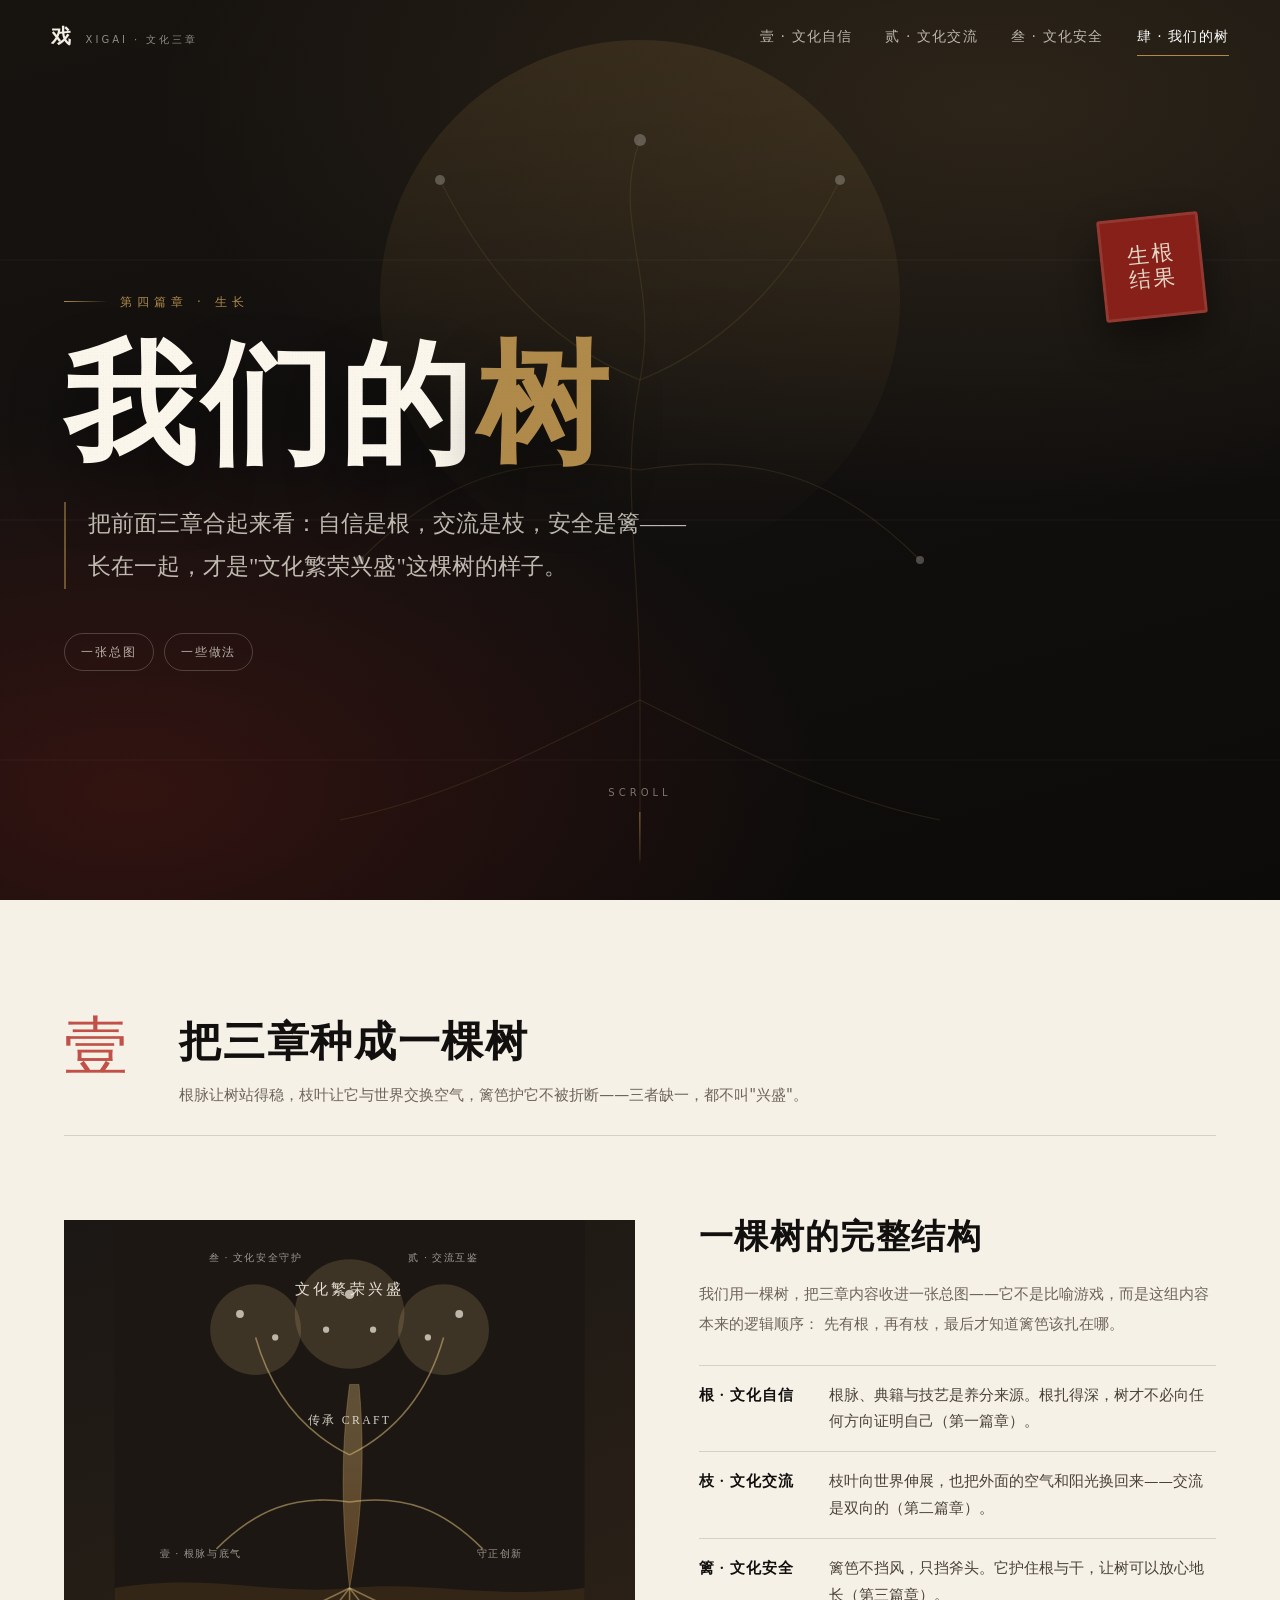
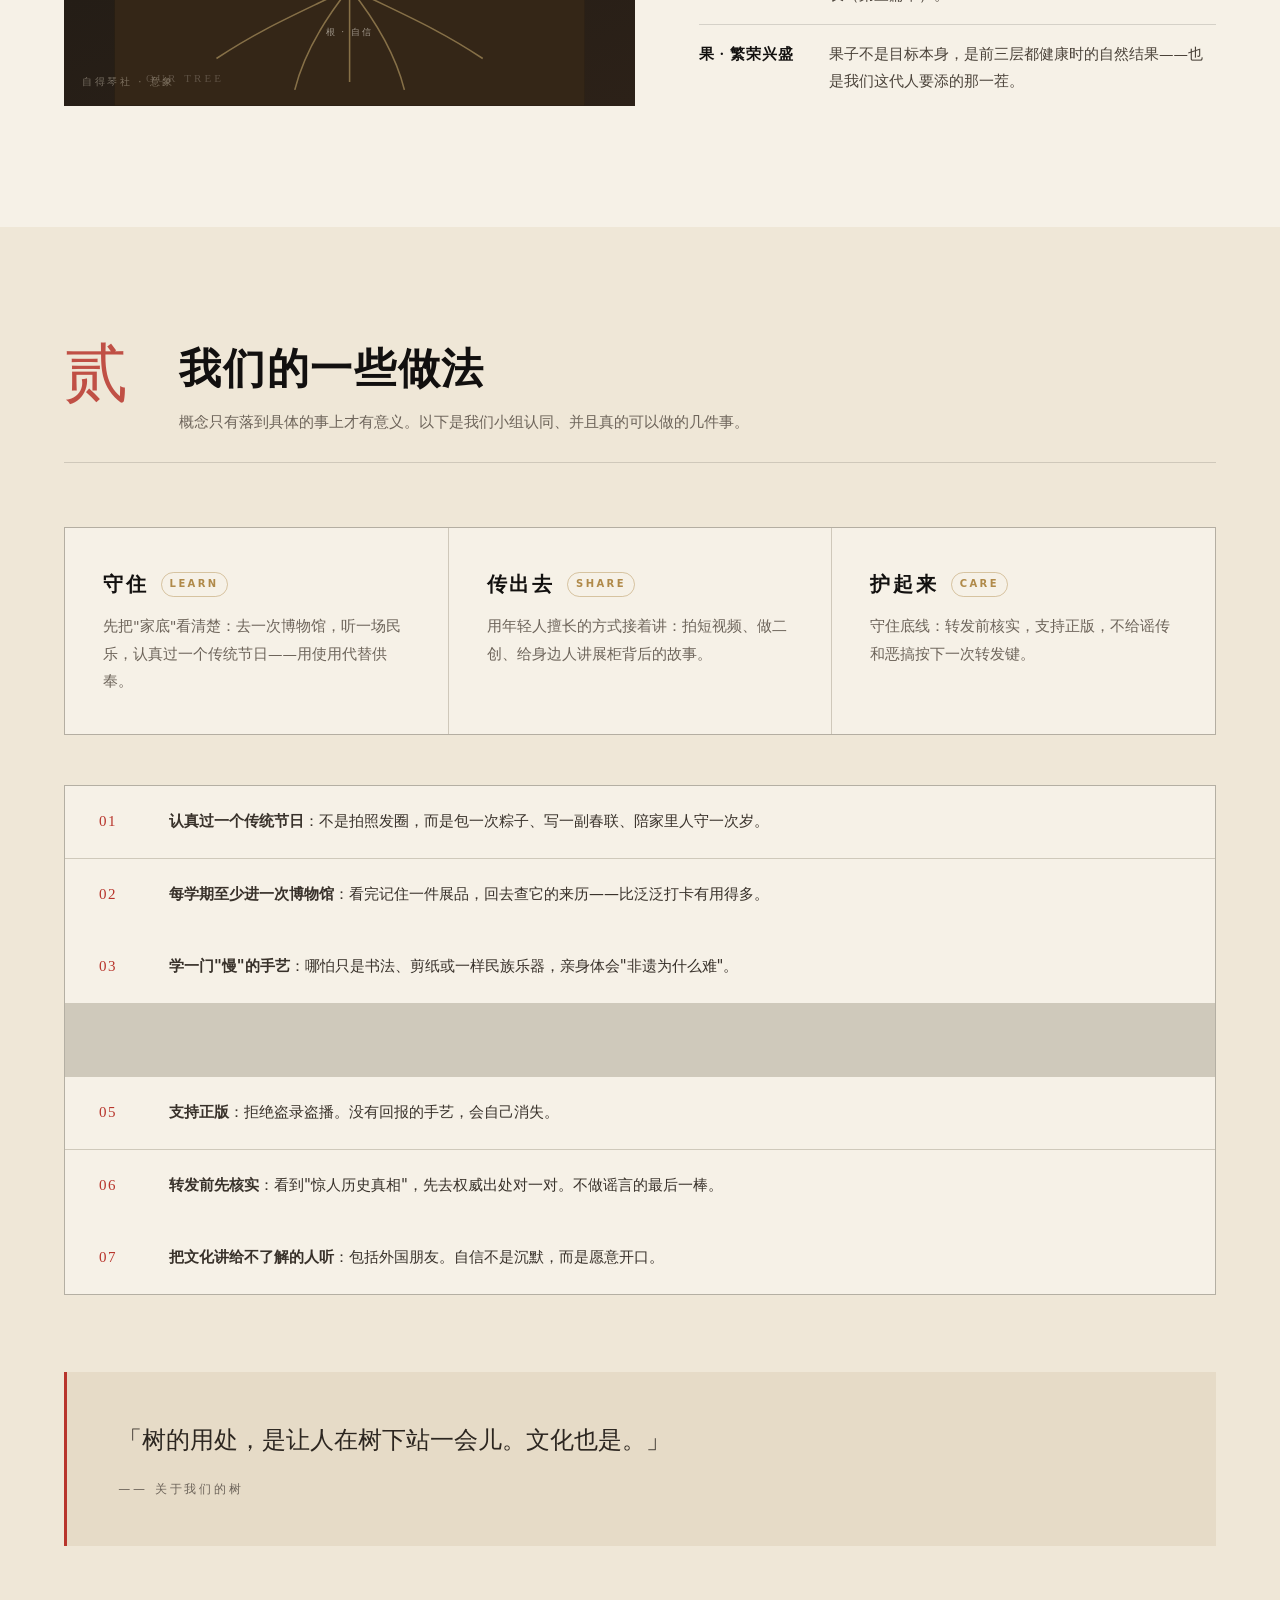
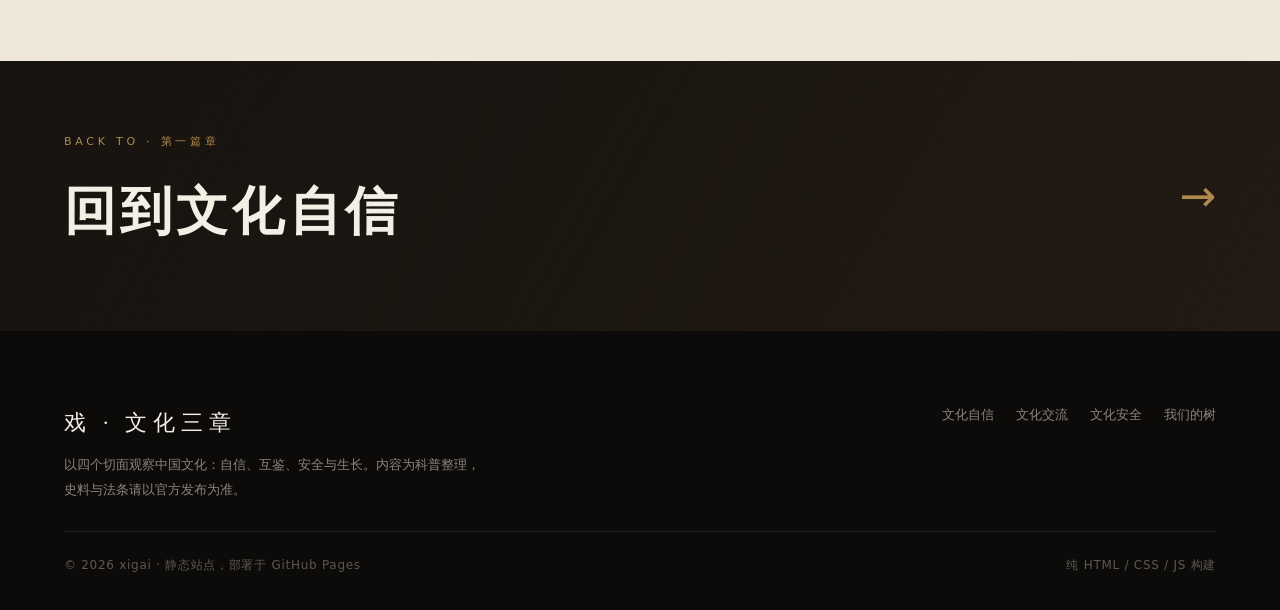
<file: tree.html>
<!DOCTYPE html>
<html lang="zh-CN">
<head>
<meta charset="UTF-8">
<meta name="viewport" content="width=device-width, initial-scale=1">
<title>我们的树 · 文化三章</title>
<meta name="description" content="文化三章终章：把自信、互鉴与安全种成一棵树，再看我们每个人能做的具体的事。">
<link rel="icon" href="data:image/svg+xml,%3Csvg xmlns='http://www.w3.org/2000/svg' viewBox='0 0 100 100'%3E%3Crect width='100' height='100' fill='%238f2119'/%3E%3Ctext x='50' y='73' font-size='62' text-anchor='middle' fill='%23f5e6d6'%3E%E6%96%87%3C/text%3E%3C/svg%3E">
<link rel="stylesheet" href="assets/css/style.css">
</head>
<body data-page="tree">

<div class="progress" aria-hidden="true"></div>

<header class="nav">
  <a class="nav__logo" href="index.html"><b>戏</b><span>XIGAI · 文化三章</span></a>
  <button class="nav__toggle" aria-label="打开菜单" aria-expanded="false">
    <i></i><i></i><i></i>
  </button>
  <nav class="nav__links">
    <a href="index.html" data-nav="home">壹 · 文化自信</a>
    <a href="exchange.html" data-nav="exchange">贰 · 文化交流</a>
    <a href="security.html" data-nav="security">叁 · 文化安全</a>
    <a href="tree.html" data-nav="tree">肆 · 我们的树</a>
  </nav>
</header>

<main>
  <section class="hero">
    <div class="hero__art" aria-hidden="true">
      <svg viewBox="0 0 1440 900" preserveAspectRatio="xMidYMid slice">
        <defs>
          <linearGradient id="soil" x1="0" y1="0" x2="0" y2="1">
            <stop offset="0%" stop-color="#b08a4a" stop-opacity=".3"/>
            <stop offset="100%" stop-color="#b08a4a" stop-opacity="0"/>
          </linearGradient>
        </defs>
        <circle cx="720" cy="300" r="260" fill="url(#soil)"/>
        <g stroke="#f4efe4" stroke-opacity=".1" fill="none">
          <path d="M0 260 H1440"/><path d="M0 520 H1440"/><path d="M0 760 H1440"/>
        </g>
        <g stroke="#b08a4a" stroke-opacity=".3" fill="none" stroke-width="1.2">
          <path d="M720 700 C 720 560 700 480 720 380 C 740 280 690 220 720 140"/>
          <path d="M720 380 C 620 340 560 260 520 180"/>
          <path d="M720 380 C 820 340 880 260 920 180"/>
          <path d="M720 470 C 600 450 520 480 440 560"/>
          <path d="M720 470 C 840 450 920 480 1000 560"/>
          <path d="M720 700 C 600 760 520 800 420 820"/>
          <path d="M720 700 C 840 760 920 800 1020 820"/>
          <path d="M720 700 C 720 760 720 800 720 860"/>
        </g>
        <g fill="#f4efe4" fill-opacity=".55">
          <circle cx="720" cy="140" r="6"/>
          <circle cx="520" cy="180" r="5"/><circle cx="920" cy="180" r="5"/>
          <circle cx="440" cy="560" r="4"/><circle cx="1000" cy="560" r="4"/>
        </g>
      </svg>
    </div>

    <div class="seal" aria-hidden="true">生根<br>结果</div>

    <div class="hero__inner">
      <p class="kicker">第四篇章 · 生长</p>
      <h1>我们的<em>树</em></h1>
      <p class="hero__sub">
        把前面三章合起来看：自信是根，交流是枝，安全是篱——长在一起，才是"文化繁荣兴盛"这棵树的样子。
      </p>
      <div class="hero__meta">
        <span class="chip">一张总图</span>
        <span class="chip">一些做法</span>
      </div>
    </div>

    <div class="hero__scroll">SCROLL</div>
  </section>

  <!-- 壹 · 树 -->
  <section class="section">
    <div class="wrap">
      <div class="section__head reveal">
        <div class="num">壹</div>
        <div>
          <h2>把三章种成一棵树</h2>
          <p>根脉让树站得稳，枝叶让它与世界交换空气，篱笆护它不被折断——三者缺一，都不叫"兴盛"。</p>
        </div>
      </div>

      <div class="feature">
        <div class="feature__visual reveal" aria-hidden="true">
          <svg viewBox="0 0 600 620">
            <defs>
              <linearGradient id="trunkg" x1="0" y1="1" x2="0" y2="0">
                <stop offset="0%" stop-color="#8a5a2b" stop-opacity=".55"/>
                <stop offset="100%" stop-color="#d8b979" stop-opacity=".35"/>
              </linearGradient>
            </defs>
            <rect x="0" y="0" width="600" height="620" fill="#1c1712"/>
            <!-- 土壤 -->
            <path d="M0 470 C 120 450 200 480 300 470 C 400 460 480 485 600 470 L600 620 L0 620 Z" fill="#8a5a2b" fill-opacity=".22"/>
            <!-- 根 -->
            <g stroke="#d8b979" stroke-opacity=".5" stroke-width="2" fill="none">
              <path d="M300 470 C 240 500 190 520 130 560"/>
              <path d="M300 470 C 360 500 410 520 470 560"/>
              <path d="M300 470 C 300 510 300 540 300 590"/>
              <path d="M300 470 C 260 520 240 560 230 600"/>
              <path d="M300 470 C 340 520 360 560 370 600"/>
            </g>
            <!-- 树干 -->
            <path d="M300 470 C 290 380 288 300 300 210 L312 210 C 320 300 316 380 300 470 Z" fill="url(#trunkg)" stroke="#d8b979" stroke-opacity=".35"/>
            <!-- 枝 -->
            <g stroke="#d8b979" stroke-opacity=".55" stroke-width="2" fill="none">
              <path d="M300 300 C 240 270 200 220 180 150"/>
              <path d="M300 300 C 360 270 400 220 420 150"/>
              <path d="M300 360 C 230 350 180 370 130 420"/>
              <path d="M300 360 C 370 350 420 370 470 420"/>
            </g>
            <!-- 冠 -->
            <g fill="#d8b979" fill-opacity=".18">
              <circle cx="180" cy="140" r="58"/>
              <circle cx="300" cy="120" r="70"/>
              <circle cx="420" cy="140" r="58"/>
            </g>
            <g fill="#f4efe4" fill-opacity=".7">
              <circle cx="160" cy="120" r="5"/><circle cx="205" cy="150" r="4"/>
              <circle cx="300" cy="95" r="6"/><circle cx="330" cy="140" r="4"/><circle cx="270" cy="140" r="4"/>
              <circle cx="440" cy="120" r="5"/><circle cx="400" cy="150" r="4"/>
            </g>
            <!-- 标签 -->
            <g font-family="serif" fill="#f4efe4">
              <text x="300" y="95" text-anchor="middle" fill-opacity=".92" font-size="19" letter-spacing="4">文化繁荣兴盛</text>
              <text x="180" y="52" text-anchor="middle" fill-opacity=".6" font-size="13" letter-spacing="2">叁 · 文化安全守护</text>
              <text x="420" y="52" text-anchor="middle" fill-opacity=".6" font-size="13" letter-spacing="2">贰 · 交流互鉴</text>
              <text x="300" y="260" text-anchor="middle" fill-opacity=".85" font-size="15" letter-spacing="3">传承 CRAFT</text>
              <text x="110" y="430" text-anchor="middle" fill-opacity=".6" font-size="13" letter-spacing="2">壹 · 根脉与底气</text>
              <text x="492" y="430" text-anchor="middle" fill-opacity=".6" font-size="13" letter-spacing="2">守正创新</text>
              <text x="300" y="530" text-anchor="middle" fill-opacity=".55" font-size="12" letter-spacing="3">根 · 自信</text>
            </g>
            <text x="40" y="590" fill="#f4efe4" fill-opacity=".22" font-size="14" font-family="serif" letter-spacing="4">OUR TREE</text>
          </svg>
        </div>

        <div class="reveal" data-delay="80">
          <h3>一棵树的完整结构</h3>
          <p>
            我们用一棵树，把三章内容收进一张总图——它不是比喻游戏，而是这组内容本来的逻辑顺序：
            先有根，再有枝，最后才知道篱笆该扎在哪。
          </p>

          <ul class="mini-list">
            <li><b>根 · 文化自信</b><span>根脉、典籍与技艺是养分来源。根扎得深，树才不必向任何方向证明自己（第一篇章）。</span></li>
            <li><b>枝 · 文化交流</b><span>枝叶向世界伸展，也把外面的空气和阳光换回来——交流是双向的（第二篇章）。</span></li>
            <li><b>篱 · 文化安全</b><span>篱笆不挡风，只挡斧头。它护住根与干，让树可以放心地长（第三篇章）。</span></li>
            <li><b>果 · 繁荣兴盛</b><span>果子不是目标本身，是前三层都健康时的自然结果——也是我们这代人要添的那一茬。</span></li>
          </ul>
        </div>
      </div>
    </div>
  </section>

  <!-- 贰 · 做法 -->
  <section class="section section--paper2">
    <div class="wrap">
      <div class="section__head reveal">
        <div class="num">贰</div>
        <div>
          <h2>我们的一些做法</h2>
          <p>概念只有落到具体的事上才有意义。以下是我们小组认同、并且真的可以做的几件事。</p>
        </div>
      </div>

      <div class="pillars reveal">
        <div class="pillar">
          <h3>守住 <span>LEARN</span></h3>
          <p>先把"家底"看清楚：去一次博物馆，听一场民乐，认真过一个传统节日——用使用代替供奉。</p>
        </div>
        <div class="pillar">
          <h3>传出去 <span>SHARE</span></h3>
          <p>用年轻人擅长的方式接着讲：拍短视频、做二创、给身边人讲展柜背后的故事。</p>
        </div>
        <div class="pillar">
          <h3>护起来 <span>CARE</span></h3>
          <p>守住底线：转发前核实，支持正版，不给谣传和恶搞按下一次转发键。</p>
        </div>
      </div>

      <ol class="checks">
        <li class="reveal"><span><strong>认真过一个传统节日</strong>：不是拍照发圈，而是包一次粽子、写一副春联、陪家里人守一次岁。</span></li>
        <li class="reveal" data-delay="40"><span><strong>每学期至少进一次博物馆</strong>：看完记住一件展品，回去查它的来历——比泛泛打卡有用得多。</span></li>
        <li class="reveal" data-delay="80"><span><strong>学一门"慢"的手艺</strong>：哪怕只是书法、剪纸或一样民族乐器，亲身体会"非遗为什么难"。</span></li>
        <li class="reveal" data-delay="120"><span><strong>用镜头记录身边的手艺人</strong>：楼下修表的、写春联的、唱地方戏的——短视频是最好的数字建档。</span></li>
        <li class="reveal" data-delay="160"><span><strong>支持正版</strong>：拒绝盗录盗播。没有回报的手艺，会自己消失。</span></li>
        <li class="reveal" data-delay="200"><span><strong>转发前先核实</strong>：看到"惊人历史真相"，先去权威出处对一对。不做谣言的最后一棒。</span></li>
        <li class="reveal" data-delay="240"><span><strong>把文化讲给不了解的人听</strong>：包括外国朋友。自信不是沉默，而是愿意开口。</span></li>
      </ol>

      <div class="quote reveal">
        「树的用处，是让人在树下站一会儿。文化也是。」
        <small>—— 关于我们的树</small>
      </div>
    </div>
  </section>
</main>

<a class="next" href="index.html">
  <div class="next__inner">
    <div>
      <small>BACK TO · 第一篇章</small>
      <strong>回到文化自信</strong>
    </div>
    <div class="next__arrow" aria-hidden="true">→</div>
  </div>
</a>

<footer class="footer">
  <div class="footer__inner">
    <div>
      <div class="footer__brand">戏 · 文化三章</div>
      <p style="margin:0;max-width:420px;line-height:1.9;">
        以四个切面观察中国文化：自信、互鉴、安全与生长。内容为科普整理，史料与法条请以官方发布为准。
      </p>
    </div>
    <div class="footer__links">
      <a href="index.html">文化自信</a>
      <a href="exchange.html">文化交流</a>
      <a href="security.html">文化安全</a>
      <a href="tree.html">我们的树</a>
    </div>
  </div>
  <div class="footer__bottom">
    <span>© <span id="year">2026</span> xigai · 静态站点，部署于 GitHub Pages</span>
    <span>纯 HTML / CSS / JS 构建</span>
  </div>
</footer>

<button class="to-top" aria-label="回到顶部">
  <svg viewBox="0 0 24 24" fill="none" stroke="currentColor" stroke-width="2">
    <path d="M12 19V5M5 12l7-7 7 7"/>
  </svg>
</button>

<script src="assets/js/main.js"></script>
<script>document.getElementById("year").textContent = new Date().getFullYear();</script>
</body>
</html>
</file>
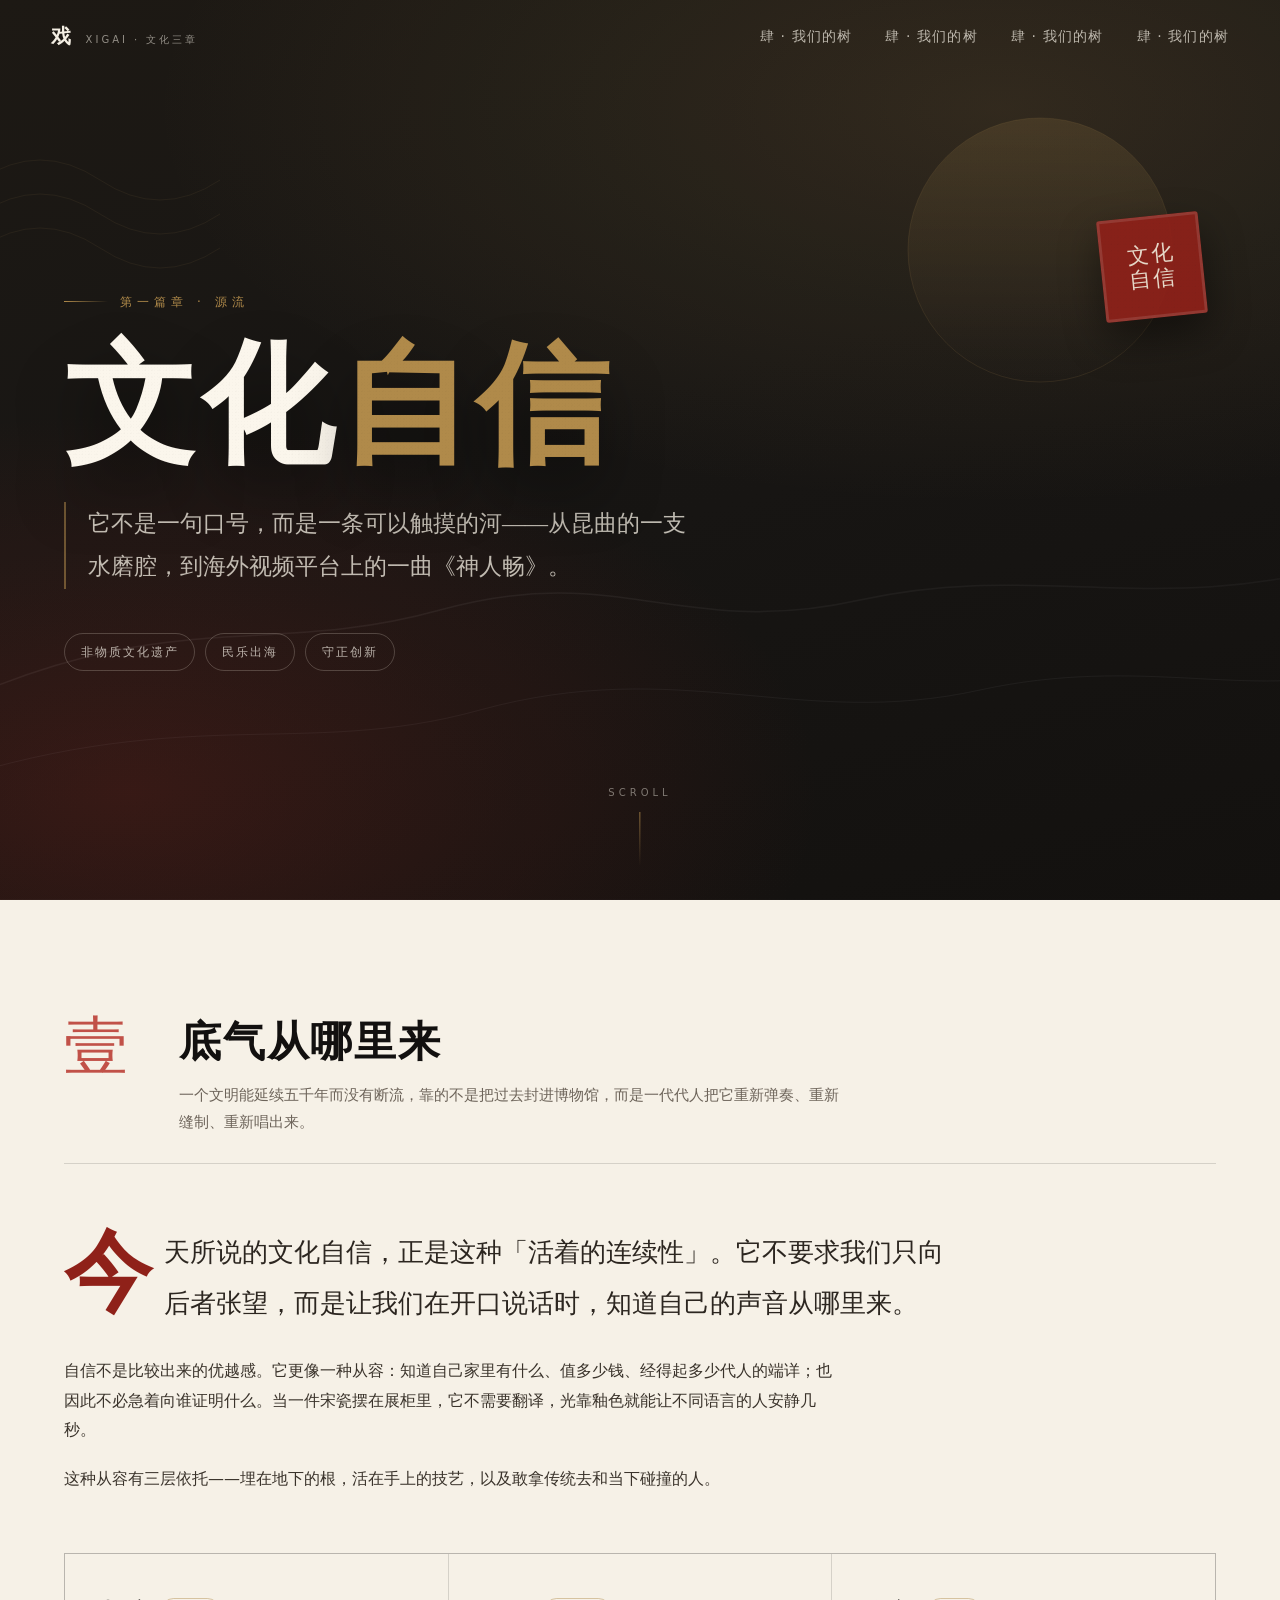
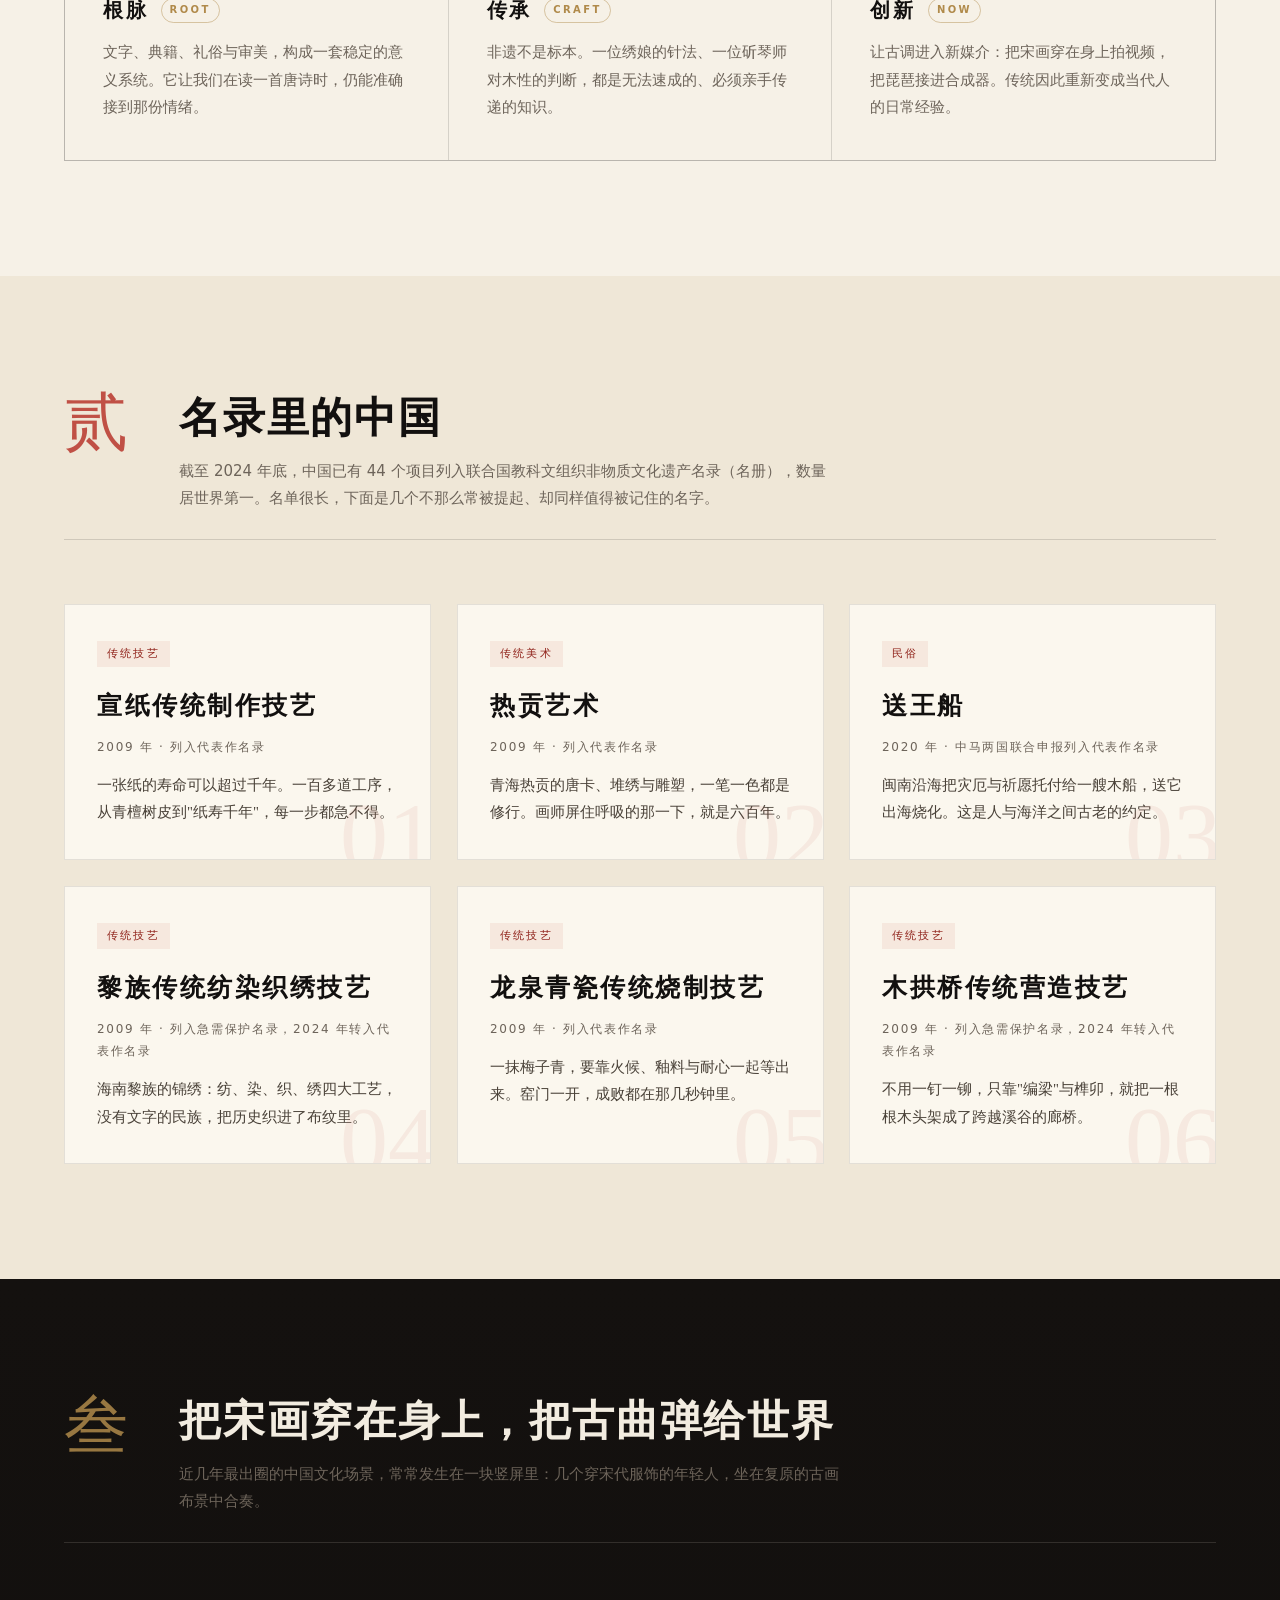
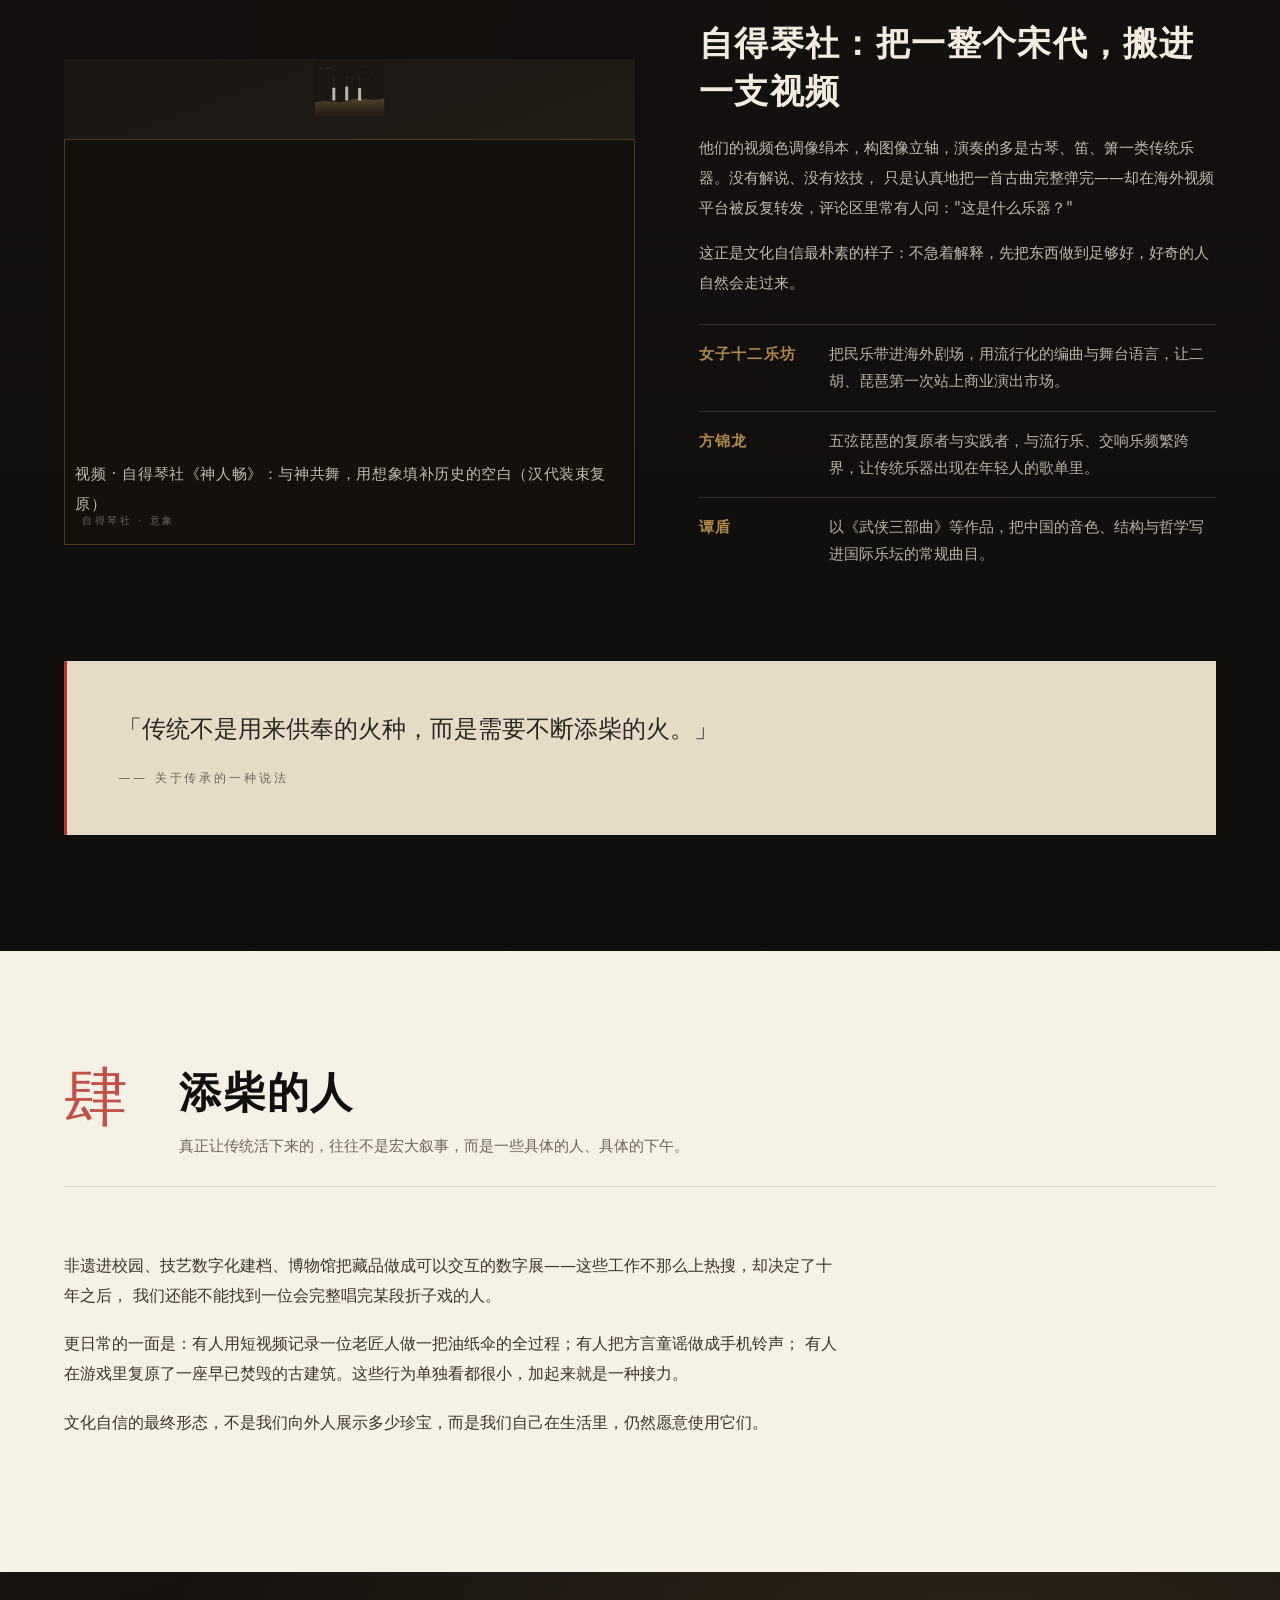
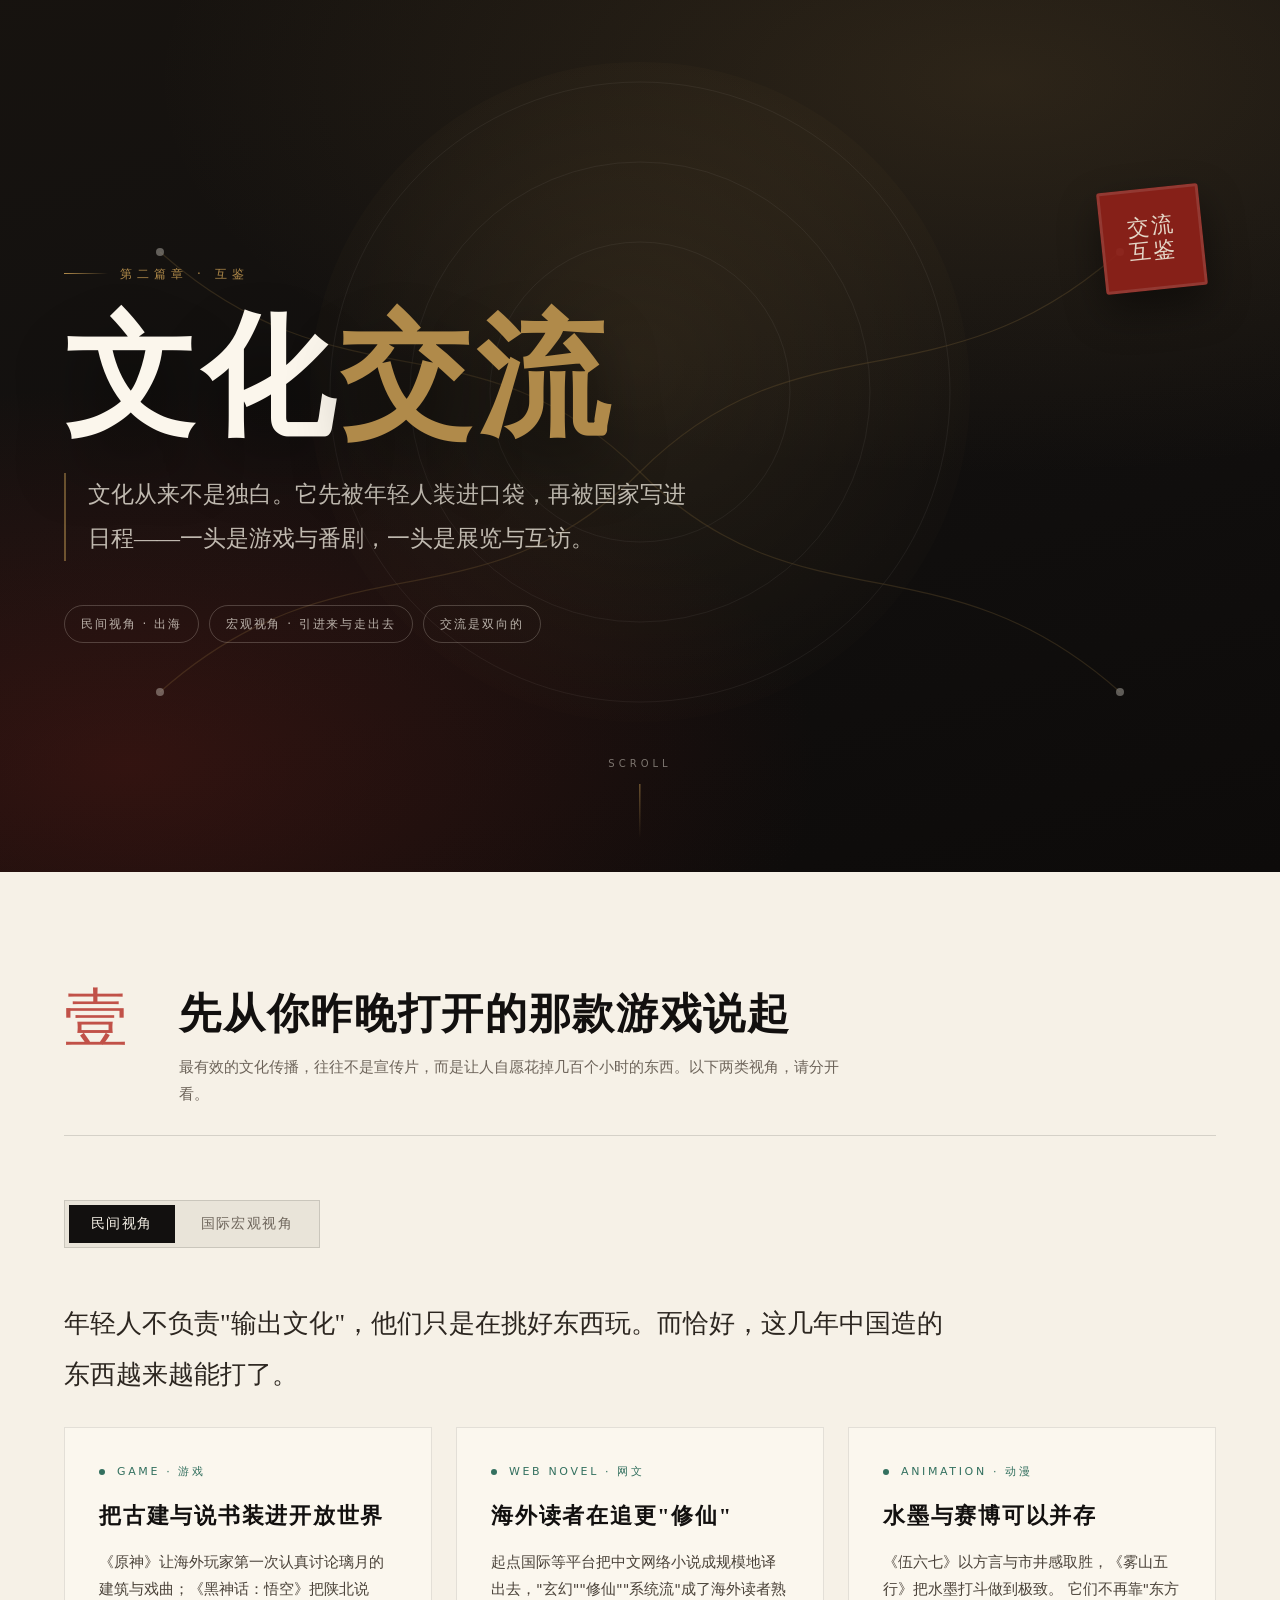
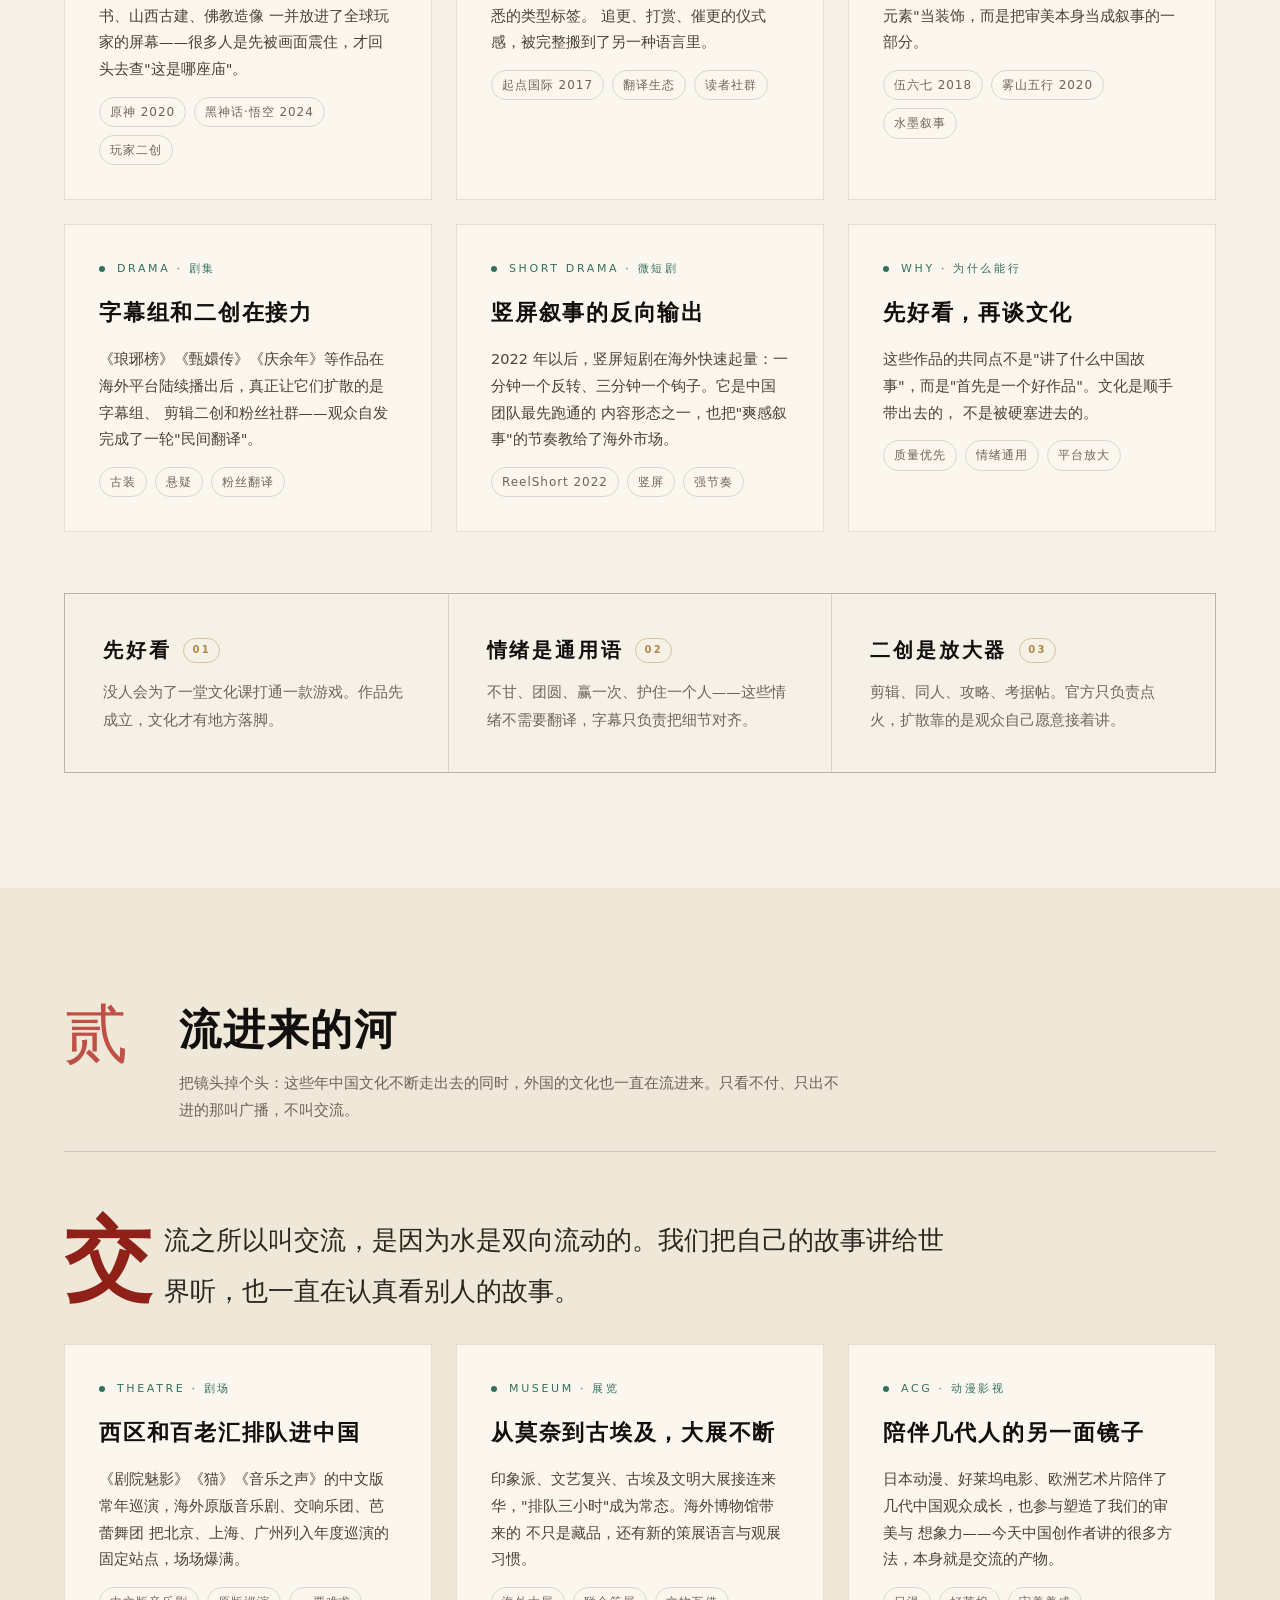
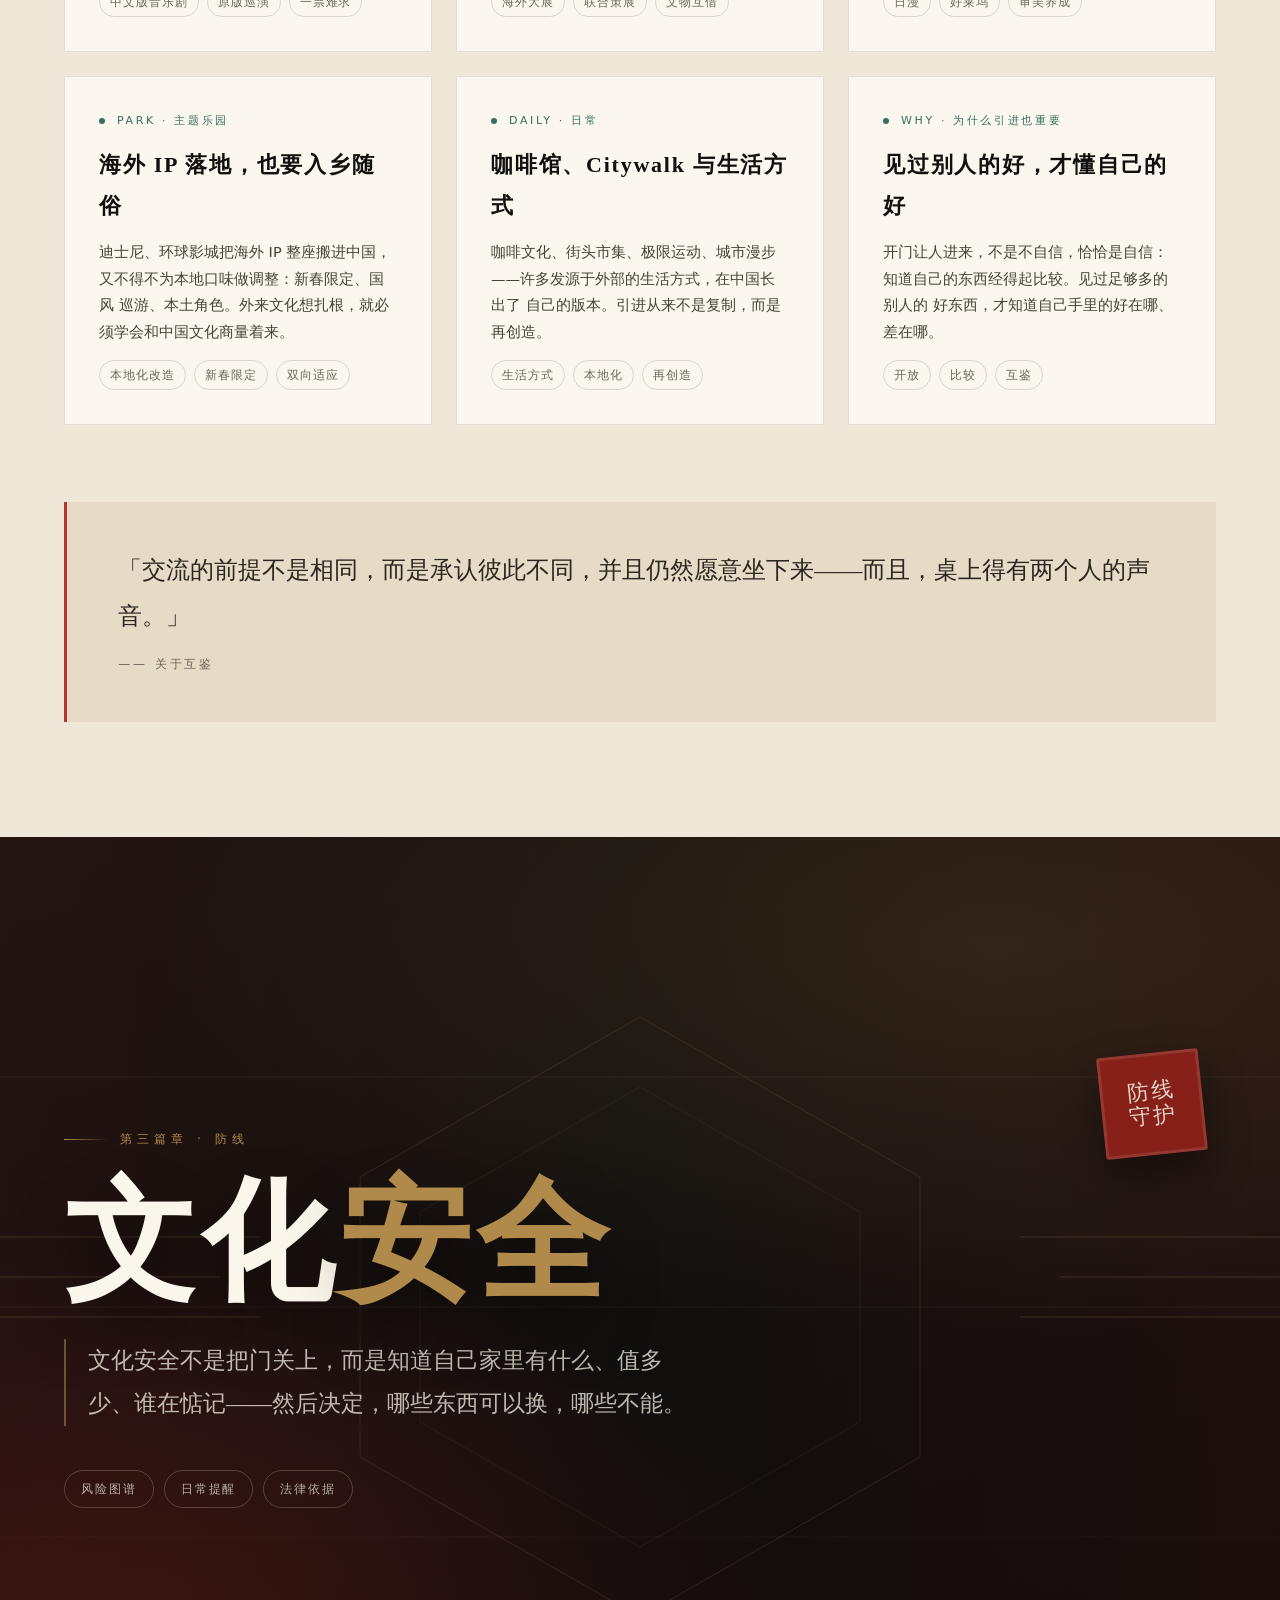
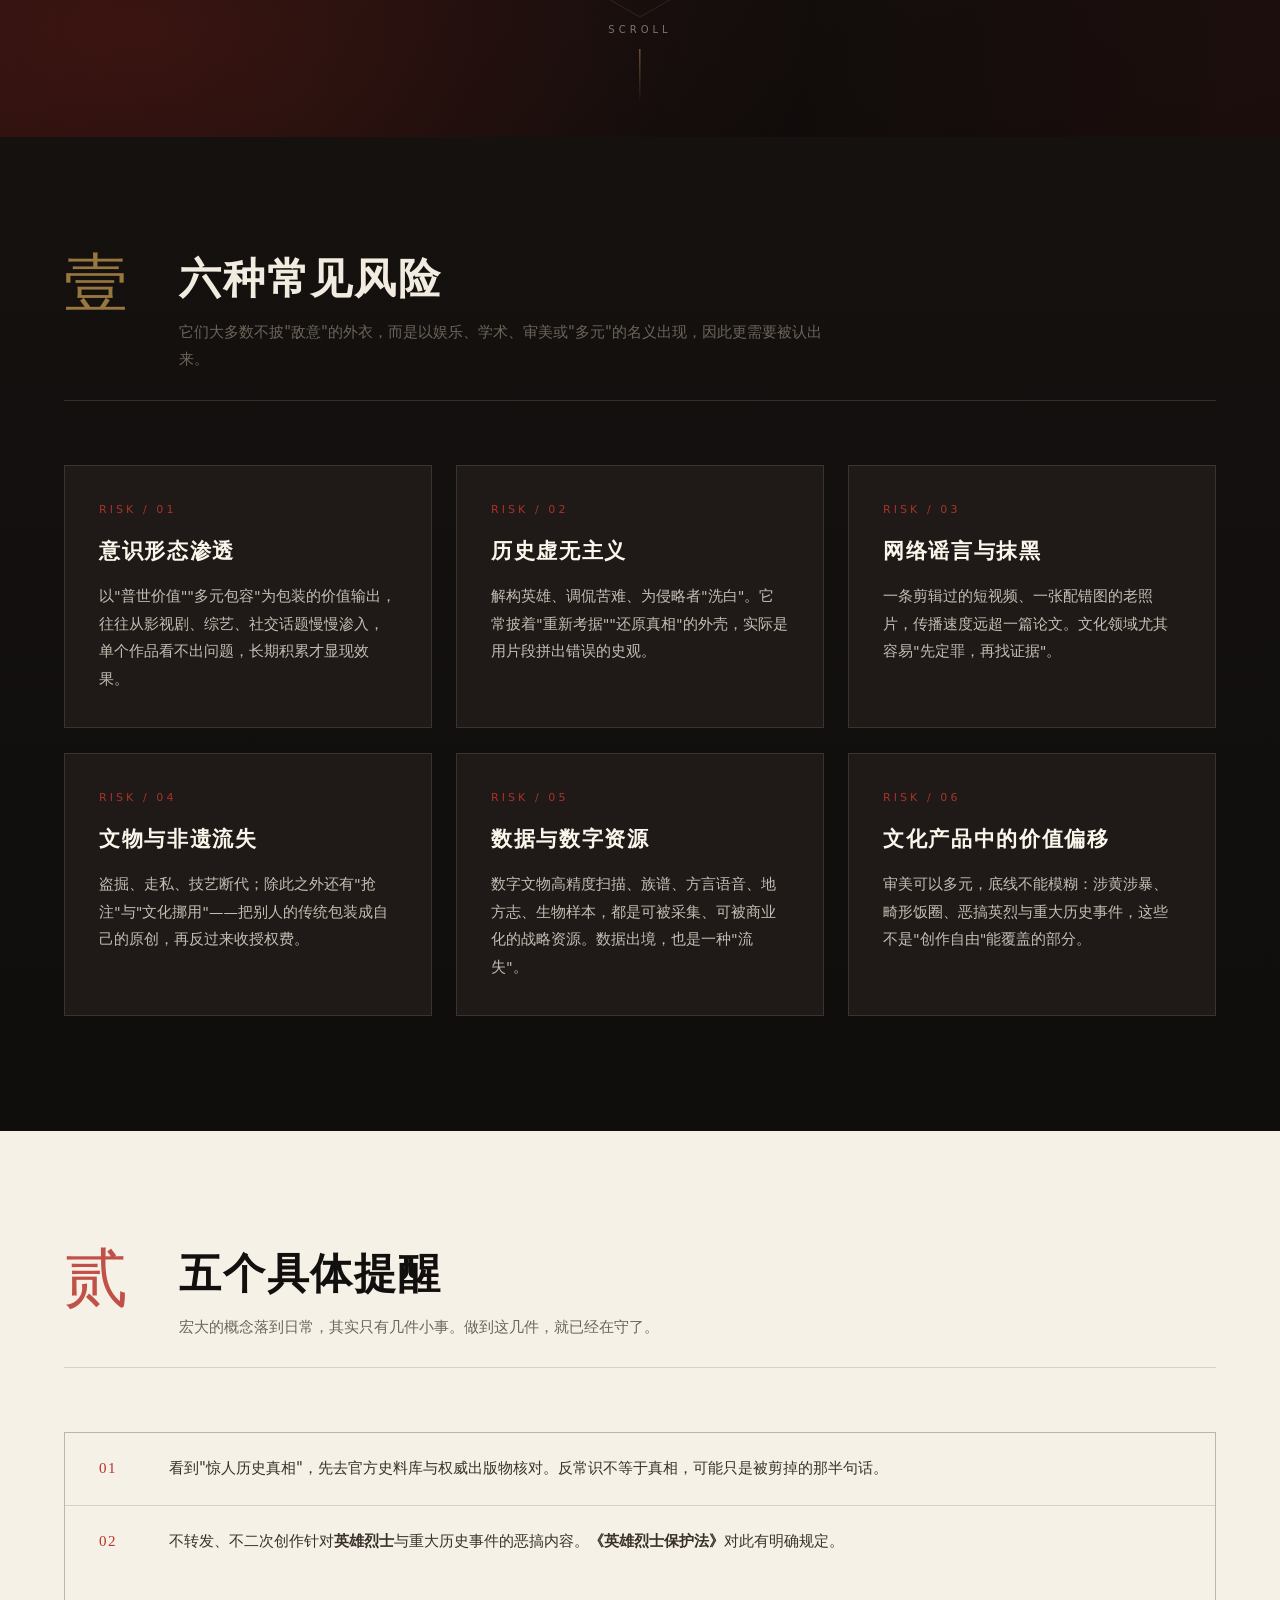
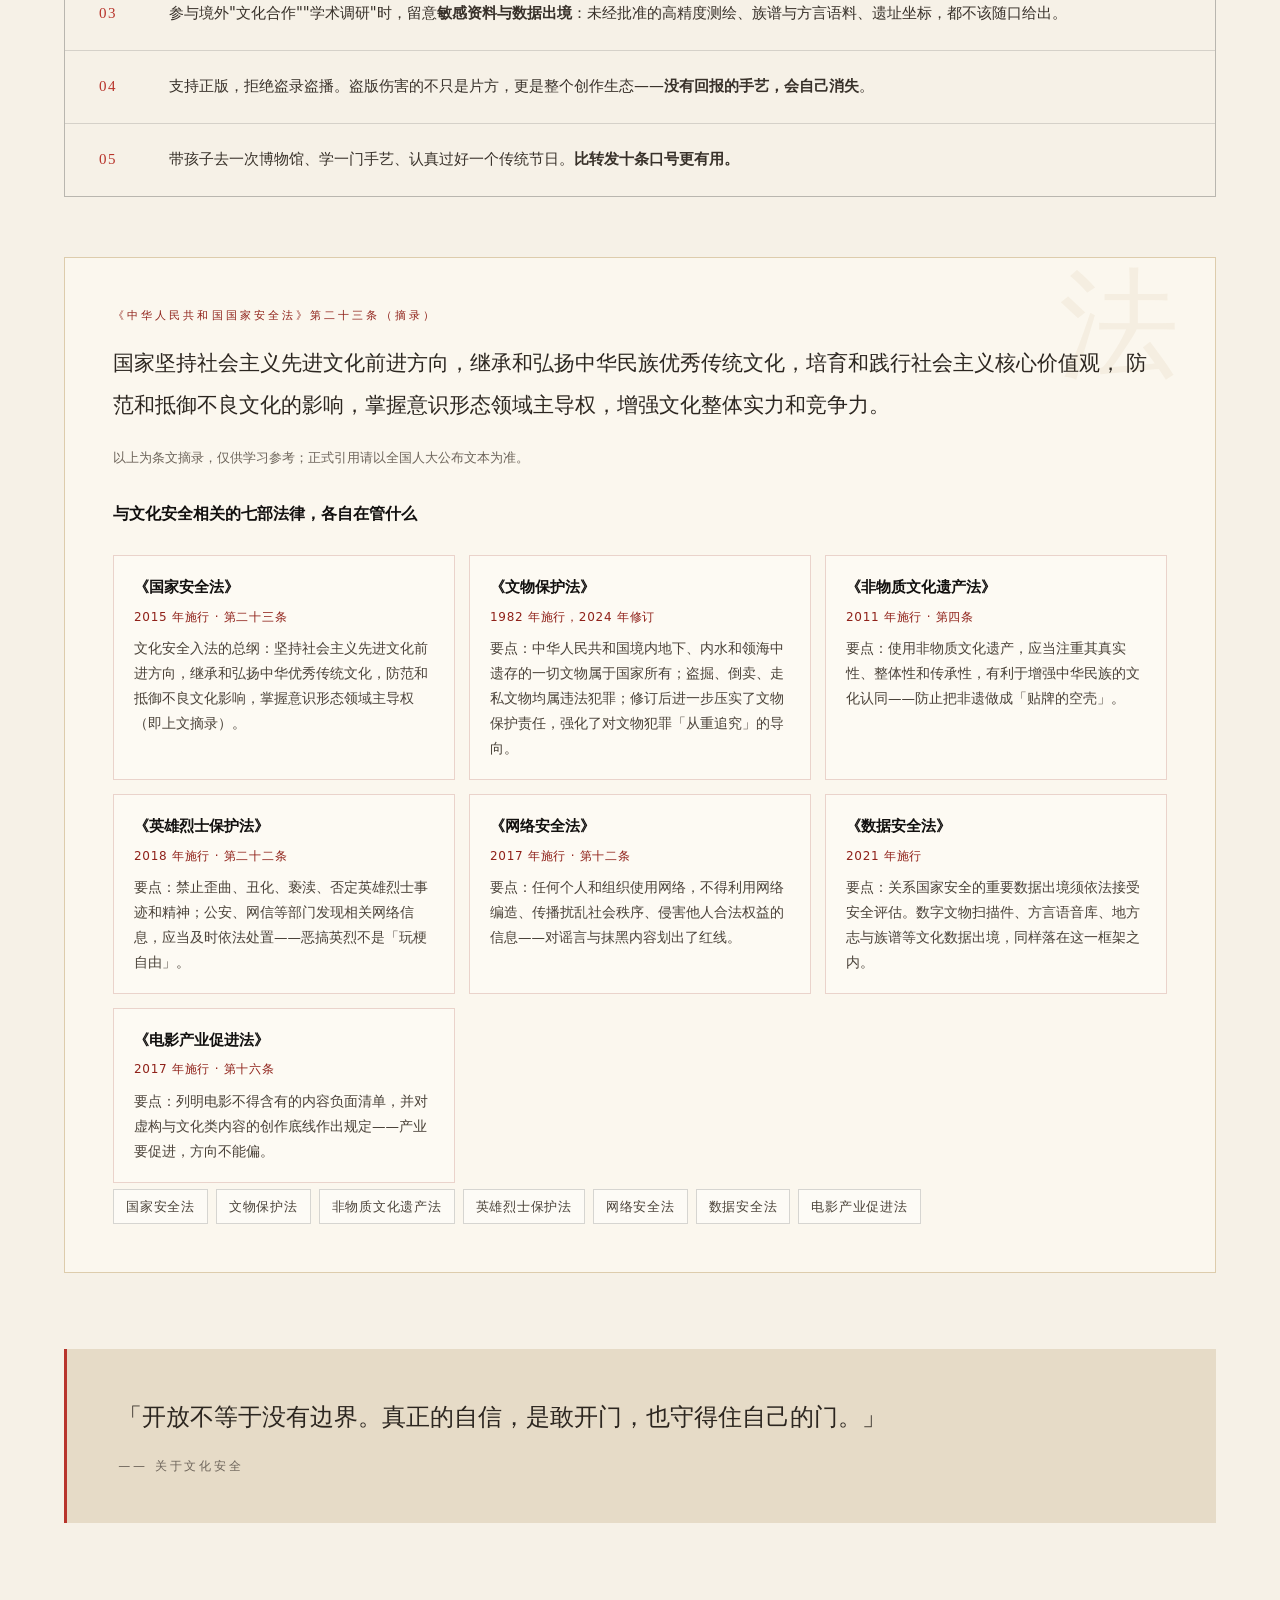
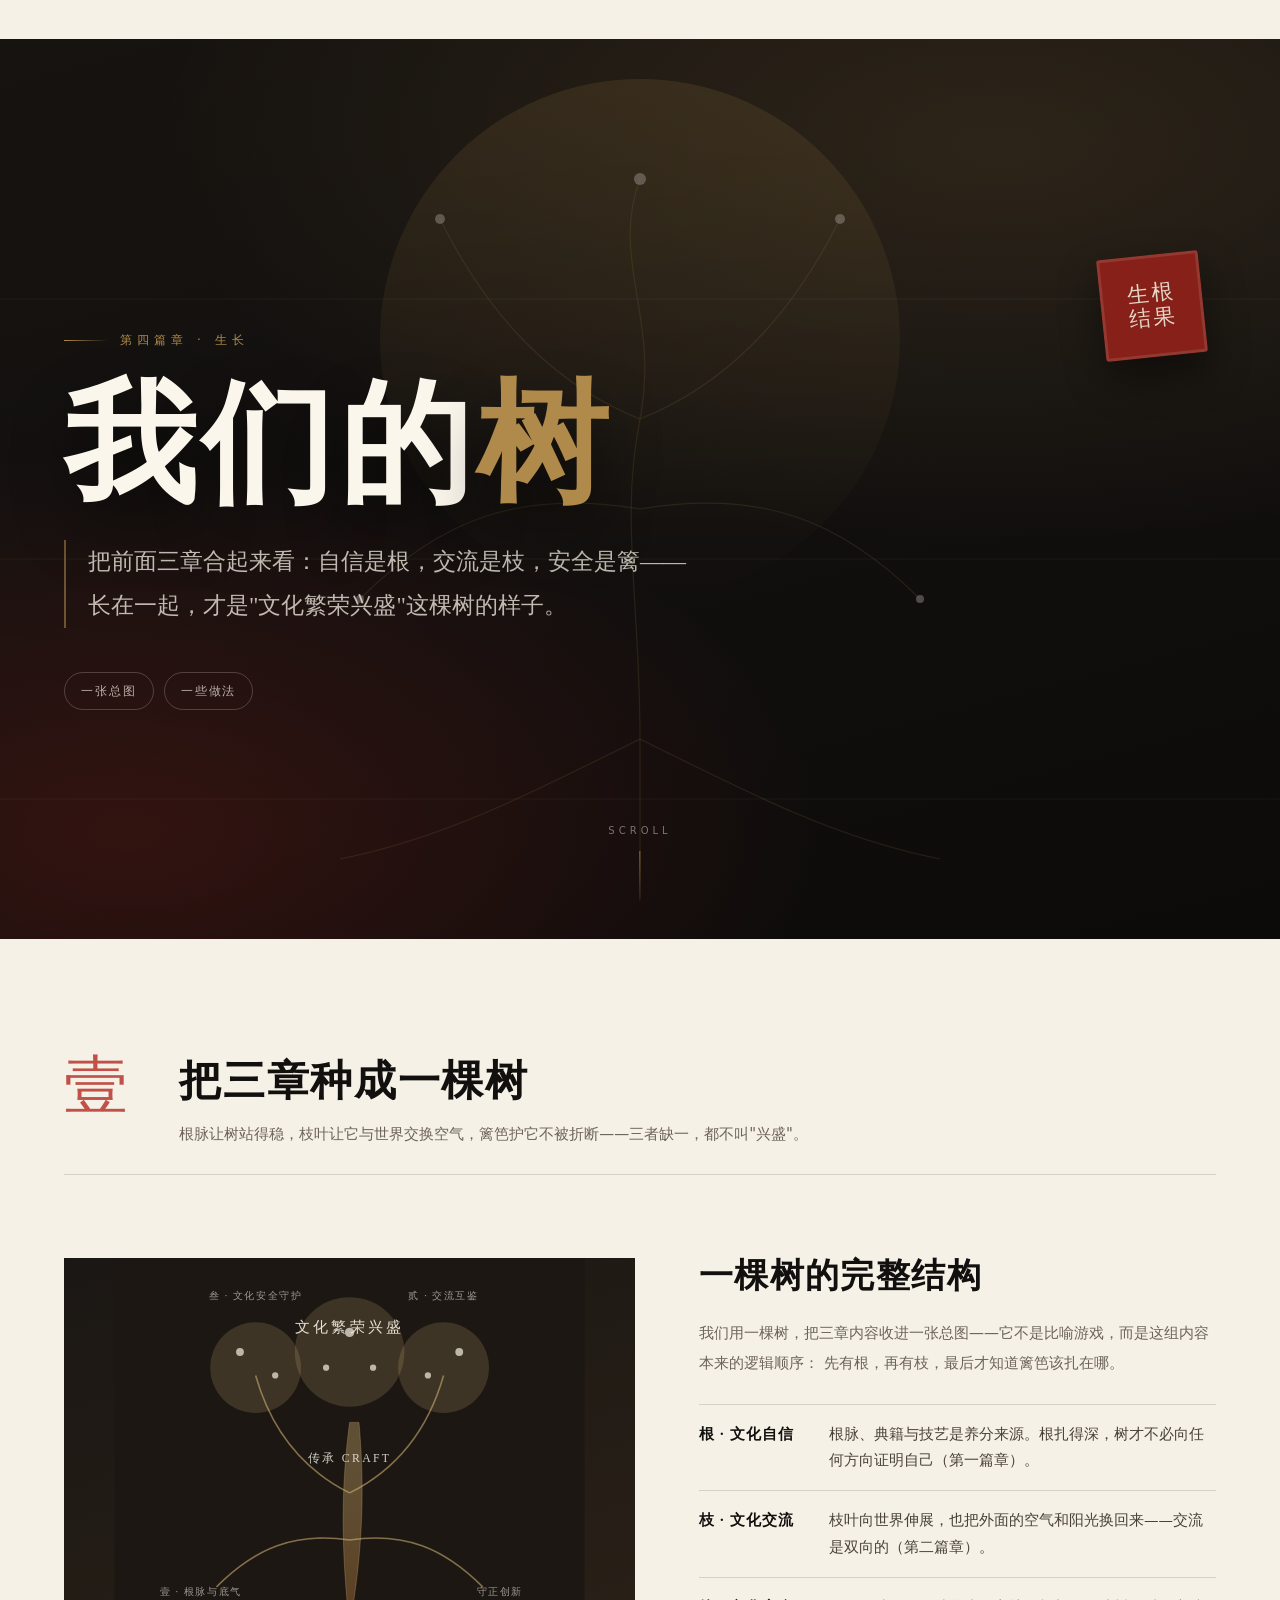
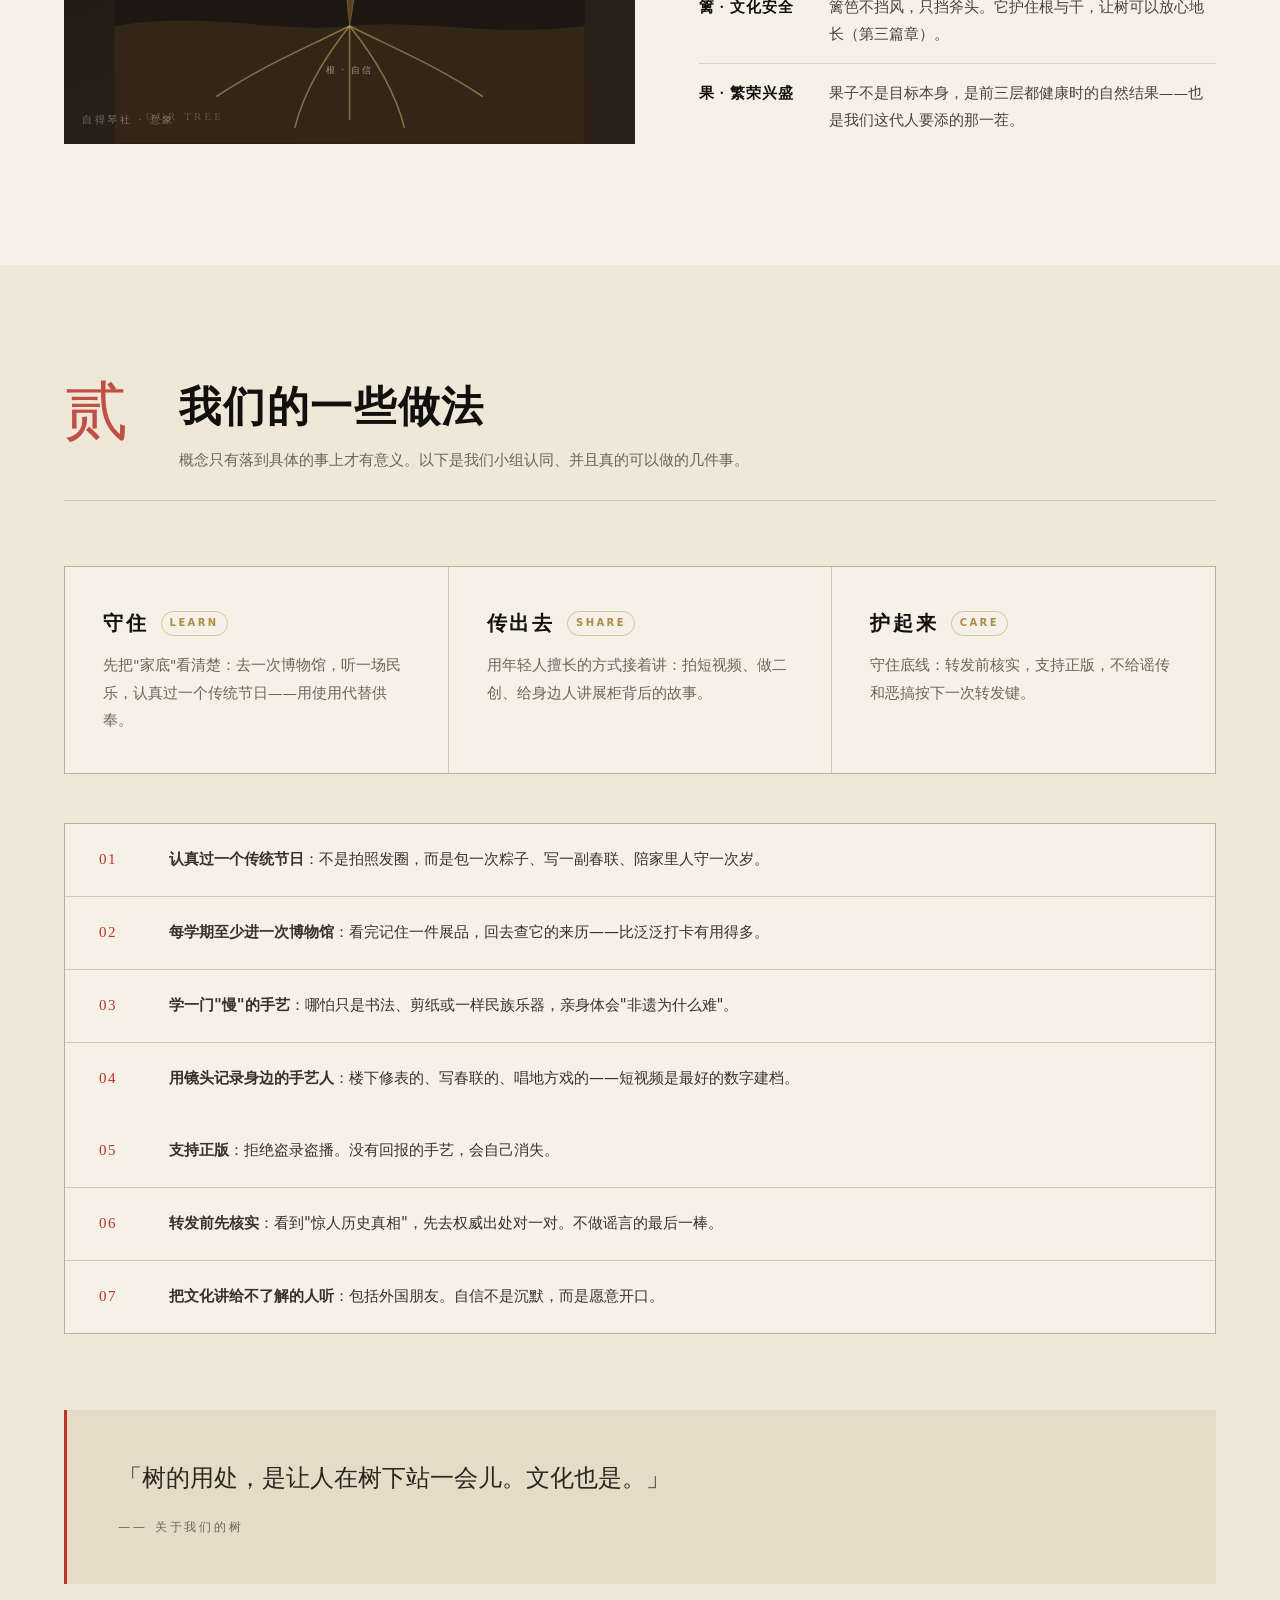
<file: 文化三章_分享版.html>
<!DOCTYPE html>
<html lang="zh-CN">
<head>
<meta charset="UTF-8">
<meta name="viewport" content="width=device-width, initial-scale=1">
<title>戏 XIGAI · 文化三章（分享版）</title>
<meta name="description" content="文化自信、交流、安全与我们的树 —— 单文件分享版，手机可直接查看。">
<link rel="icon" href="data:image/svg+xml,%3Csvg xmlns='http://www.w3.org/2000/svg' viewBox='0 0 100 100'%3E%3Crect width='100' height='100' fill='%238f2119'/%3E%3Ctext x='50' y='73' font-size='62' text-anchor='middle' fill='%23f5e6d6'%3E%E6%96%87%3C/text%3E%3C/svg%3E">
<style>
/* =========================================================
   xigai — 文化三章 共享样式
   设计语言：纸本 + 墨 + 朱砂 + 赭金，编辑式排版
   ========================================================= */

:root {
  --ink: #12100f;
  --ink-soft: #1d1917;
  --ink-line: rgba(18, 16, 15, 0.14);
  --paper: #f6f1e7;
  --paper-2: #efe7d7;
  --paper-3: #e6dbc7;
  --red: #b8352c;
  --red-deep: #8f2119;
  --gold: #b08a4a;
  --jade: #33705f;
  --muted: #6d645a;
  --serif: "Noto Serif SC", "Source Han Serif SC", "Songti SC", "STSong", "SimSun", serif;
  --sans: "Noto Sans SC", "PingFang SC", "Microsoft YaHei", system-ui, -apple-system, sans-serif;
  --maxw: 1180px;
  --ease: cubic-bezier(0.22, 0.61, 0.36, 1);
}

*,
*::before,
*::after { box-sizing: border-box; }

html { scroll-behavior: smooth; }

body {
  margin: 0;
  background: var(--paper);
  color: var(--ink);
  font-family: var(--sans);
  font-size: 16px;
  line-height: 1.85;
  -webkit-font-smoothing: antialiased;
  text-rendering: optimizeLegibility;
  overflow-x: hidden;
}

img { max-width: 100%; display: block; }
a { color: inherit; text-decoration: none; }
::selection { background: var(--red); color: #fff; }

/* ---------- 纸纹与光晕 ---------- */
body::before {
  content: "";
  position: fixed;
  inset: 0;
  pointer-events: none;
  z-index: 9998;
  opacity: 0.35;
  background-image:
    radial-gradient(rgba(18, 16, 15, 0.055) 1px, transparent 1px),
    radial-gradient(rgba(18, 16, 15, 0.035) 1px, transparent 1px);
  background-size: 3px 3px, 7px 7px;
  background-position: 0 0, 2px 3px;
  mix-blend-mode: multiply;
}

/* ---------- 阅读进度条 ---------- */
.progress {
  position: fixed;
  top: 0; left: 0;
  height: 2px;
  width: 0;
  background: linear-gradient(90deg, var(--red-deep), var(--red), var(--gold));
  z-index: 10000;
  transition: width 0.1s linear;
}

/* ---------- 顶部导航 ---------- */
.nav {
  position: fixed;
  top: 0; left: 0; right: 0;
  z-index: 9999;
  display: flex;
  align-items: center;
  justify-content: space-between;
  gap: 24px;
  padding: 18px clamp(20px, 4vw, 56px);
  background: rgba(18, 16, 15, 0.0);
  border-bottom: 1px solid transparent;
  transition: background 0.45s var(--ease), padding 0.45s var(--ease), border-color 0.45s var(--ease);
  color: #f4efe4;
}

.nav.is-solid {
  background: rgba(16, 14, 13, 0.9);
  backdrop-filter: blur(14px) saturate(1.2);
  -webkit-backdrop-filter: blur(14px) saturate(1.2);
  border-bottom: 1px solid rgba(240, 230, 210, 0.12);
  padding: 12px clamp(20px, 4vw, 56px);
}

.nav__logo {
  display: flex;
  align-items: baseline;
  gap: 10px;
  font-family: var(--serif);
  font-size: 20px;
  letter-spacing: 0.22em;
}

.nav__logo b { font-weight: 600; }
.nav__logo span {
  font-family: var(--sans);
  font-size: 10px;
  letter-spacing: 0.3em;
  opacity: 0.55;
  text-transform: uppercase;
}

.nav__links {
  display: flex;
  align-items: center;
  gap: clamp(16px, 2.6vw, 38px);
  font-size: 14px;
  letter-spacing: 0.08em;
}

.nav__links a {
  position: relative;
  padding: 6px 0;
  opacity: 0.72;
  transition: opacity 0.3s var(--ease);
}

.nav__links a::after {
  content: "";
  position: absolute;
  left: 0; bottom: 0;
  height: 1px; width: 0;
  background: var(--gold);
  transition: width 0.35s var(--ease);
}

.nav__links a:hover { opacity: 1; }
.nav__links a:hover::after,
.nav__links a.is-active::after { width: 100%; }
.nav__links a.is-active { opacity: 1; color: #fff; }

.nav__toggle {
  display: none;
  width: 40px; height: 40px;
  border: 1px solid rgba(244, 239, 228, 0.28);
  background: transparent;
  border-radius: 2px;
  cursor: pointer;
  position: relative;
}

.nav__toggle i {
  position: absolute;
  left: 10px; right: 10px;
  height: 1px;
  background: #f4efe4;
  transition: transform 0.35s var(--ease), opacity 0.25s;
}
.nav__toggle i:nth-child(1) { top: 14px; }
.nav__toggle i:nth-child(2) { top: 19px; }
.nav__toggle i:nth-child(3) { top: 24px; }
.nav.is-open .nav__toggle i:nth-child(1) { transform: translateY(5px) rotate(45deg); }
.nav.is-open .nav__toggle i:nth-child(2) { opacity: 0; }
.nav.is-open .nav__toggle i:nth-child(3) { transform: translateY(-5px) rotate(-45deg); }

/* ---------- 首屏 ---------- */
.hero {
  position: relative;
  min-height: 100vh;
  display: flex;
  align-items: center;
  padding: 140px clamp(22px, 5vw, 72px) 90px;
  background:
    radial-gradient(120% 80% at 78% 12%, rgba(176, 138, 74, 0.16), transparent 55%),
    radial-gradient(90% 70% at 10% 88%, rgba(140, 33, 25, 0.28), transparent 60%),
    linear-gradient(165deg, #17130f 0%, #12100f 45%, #0d0b0a 100%);
  color: #f4efe4;
  overflow: hidden;
}

.hero__art {
  position: absolute;
  inset: 0;
  pointer-events: none;
  opacity: 0.5;
}

.hero__art svg { width: 100%; height: 100%; }

.hero__inner {
  position: relative;
  z-index: 2;
  width: 100%;
  max-width: var(--maxw);
  margin: 0 auto;
}

.kicker {
  display: inline-flex;
  align-items: center;
  gap: 12px;
  font-size: 12px;
  letter-spacing: 0.42em;
  color: var(--gold);
  text-transform: uppercase;
  margin-bottom: 26px;
}

.kicker::before {
  content: "";
  width: 44px; height: 1px;
  background: linear-gradient(90deg, var(--gold), transparent);
}

.hero h1 {
  font-family: var(--serif);
  font-weight: 600;
  font-size: clamp(56px, 11vw, 132px);
  line-height: 1.02;
  letter-spacing: 0.04em;
  margin: 0 0 28px;
  color: #fbf6ec;
  text-shadow: 0 30px 60px rgba(0, 0, 0, 0.45);
}

.hero h1 em {
  font-style: normal;
  color: var(--gold);
  position: relative;
}

.hero__sub {
  max-width: 640px;
  font-family: var(--serif);
  font-size: clamp(17px, 2.1vw, 23px);
  line-height: 1.9;
  color: rgba(244, 239, 228, 0.76);
  margin: 0;
  border-left: 2px solid rgba(176, 138, 74, 0.55);
  padding-left: 22px;
}

.hero__meta {
  display: flex;
  flex-wrap: wrap;
  gap: 10px;
  margin-top: 44px;
}

.chip {
  font-size: 12px;
  letter-spacing: 0.16em;
  padding: 7px 16px;
  border: 1px solid rgba(240, 232, 216, 0.22);
  border-radius: 999px;
  color: rgba(244, 239, 228, 0.72);
  transition: border-color 0.3s, color 0.3s, background 0.3s;
}

.chip:hover {
  border-color: var(--gold);
  color: var(--gold);
  background: rgba(176, 138, 74, 0.08);
}

.hero__scroll {
  position: absolute;
  left: 50%;
  bottom: 34px;
  transform: translateX(-50%);
  display: flex;
  flex-direction: column;
  align-items: center;
  gap: 10px;
  font-size: 10px;
  letter-spacing: 0.4em;
  color: rgba(244, 239, 228, 0.45);
  z-index: 2;
}

.hero__scroll::after {
  content: "";
  width: 1px; height: 54px;
  background: linear-gradient(to bottom, rgba(176, 138, 74, 0.8), transparent);
  animation: drop 2.4s var(--ease) infinite;
}

@keyframes drop {
  0% { transform: scaleY(0); transform-origin: top; opacity: 0; }
  40% { transform: scaleY(1); transform-origin: top; opacity: 1; }
  100% { transform: scaleY(0); transform-origin: bottom; opacity: 0; }
}

/* 印章 */
.seal {
  position: absolute;
  right: clamp(24px, 6vw, 96px);
  top: 24%;
  width: clamp(74px, 8vw, 108px);
  height: clamp(74px, 8vw, 108px);
  background: var(--red-deep);
  color: #f5e6d6;
  font-family: var(--serif);
  font-size: clamp(16px, 1.7vw, 22px);
  line-height: 1.15;
  display: grid;
  place-items: center;
  text-align: center;
  letter-spacing: 0.1em;
  border-radius: 3px;
  box-shadow: 0 18px 40px rgba(0, 0, 0, 0.45), inset 0 0 0 3px rgba(255, 255, 255, 0.12);
  transform: rotate(-6deg);
  filter: url(#rough);
  opacity: 0.92;
  z-index: 2;
}

/* ---------- 通用段落 ---------- */
.section {
  position: relative;
  padding: clamp(70px, 9vw, 130px) clamp(22px, 5vw, 72px);
}

.section--paper2 { background: var(--paper-2); }
.section--dark {
  background: linear-gradient(180deg, #14110f, #100e0d);
  color: #f2ece0;
}
.section--dark .lead,
.section--dark p { color: rgba(242, 236, 224, 0.74); }

.wrap { max-width: var(--maxw); margin: 0 auto; }

.section__head {
  display: flex;
  gap: clamp(20px, 4vw, 56px);
  align-items: flex-start;
  margin-bottom: clamp(40px, 5vw, 70px);
  padding-bottom: 26px;
  border-bottom: 1px solid var(--ink-line);
}

.section--dark .section__head { border-color: rgba(240, 232, 216, 0.14); }

.num {
  font-family: var(--serif);
  font-size: clamp(40px, 5vw, 64px);
  line-height: 1;
  color: var(--red);
  opacity: 0.85;
  flex: none;
  font-weight: 500;
}

.section--dark .num { color: var(--gold); }

.section__head h2 {
  font-family: var(--serif);
  font-weight: 600;
  font-size: clamp(26px, 3.4vw, 42px);
  line-height: 1.3;
  margin: 0 0 12px;
  letter-spacing: 0.04em;
}

.section__head p {
  margin: 0;
  max-width: 660px;
  color: var(--muted);
  font-size: 15px;
}

.lead {
  font-family: var(--serif);
  font-size: clamp(19px, 2.4vw, 26px);
  line-height: 1.95;
  color: #2c2620;
  margin: 0 0 26px;
  max-width: 880px;
}

.prose { max-width: 780px; color: #3a332b; }
.prose p { margin: 0 0 1.2em; }

/* 首字下沉 */
.dropcap::first-letter {
  float: left;
  font-family: var(--serif);
  font-size: 3.4em;
  line-height: 0.92;
  padding: 4px 12px 0 0;
  color: var(--red-deep);
  font-weight: 600;
}

/* ---------- 概念三卡 ---------- */
.pillars {
  display: grid;
  grid-template-columns: repeat(auto-fit, minmax(240px, 1fr));
  gap: 1px;
  background: var(--ink-line);
  border: 1px solid var(--ink-line);
  margin-top: clamp(36px, 5vw, 60px);
}

.pillar {
  background: var(--paper);
  padding: clamp(24px, 3vw, 38px);
  transition: background 0.4s var(--ease), transform 0.4s var(--ease);
}

.pillar:hover { background: #fbf7ee; }

.pillar h3 {
  font-family: var(--serif);
  font-size: 20px;
  margin: 0 0 10px;
  letter-spacing: 0.14em;
  display: flex;
  align-items: center;
  gap: 12px;
}

.pillar h3 span {
  font-family: var(--sans);
  font-size: 10px;
  letter-spacing: 0.24em;
  color: var(--gold);
  border: 1px solid rgba(176, 138, 74, 0.45);
  padding: 2px 8px;
  border-radius: 999px;
}

.pillar p { margin: 0; font-size: 14.5px; color: var(--muted); line-height: 1.9; }

/* ---------- 非遗卡片网格 ---------- */
.grid {
  display: grid;
  grid-template-columns: repeat(auto-fill, minmax(280px, 1fr));
  gap: clamp(16px, 2vw, 26px);
}

.heritage {
  position: relative;
  background: #fbf7ee;
  border: 1px solid rgba(18, 16, 15, 0.1);
  padding: clamp(22px, 2.6vw, 32px);
  overflow: hidden;
  transition: transform 0.5s var(--ease), box-shadow 0.5s var(--ease), border-color 0.5s var(--ease);
}

.heritage::after {
  content: attr(data-idx);
  position: absolute;
  right: -6px;
  bottom: -26px;
  font-family: var(--serif);
  font-size: 96px;
  line-height: 1;
  color: rgba(184, 53, 44, 0.07);
  transition: color 0.5s var(--ease), transform 0.6s var(--ease);
}

.heritage:hover {
  transform: translateY(-6px);
  border-color: rgba(176, 138, 74, 0.6);
  box-shadow: 0 26px 50px -20px rgba(18, 16, 15, 0.35);
}

.heritage:hover::after { color: rgba(184, 53, 44, 0.14); transform: translateY(-4px); }

.heritage__tag {
  display: inline-block;
  font-size: 11px;
  letter-spacing: 0.2em;
  color: var(--red-deep);
  background: rgba(184, 53, 44, 0.08);
  padding: 3px 10px;
  margin-bottom: 16px;
}

.heritage h3 {
  font-family: var(--serif);
  font-size: clamp(20px, 2.2vw, 25px);
  margin: 0 0 6px;
  letter-spacing: 0.1em;
}

.heritage time {
  display: block;
  font-family: var(--sans);
  font-size: 12px;
  letter-spacing: 0.14em;
  color: var(--muted);
  margin-bottom: 14px;
}

.heritage p {
  margin: 0;
  font-size: 14.5px;
  color: #4a4239;
  line-height: 1.9;
  font-family: var(--serif);
}

/* ---------- 特写块 ---------- */
.feature {
  display: grid;
  grid-template-columns: 1.05fr 0.95fr;
  gap: clamp(28px, 5vw, 70px);
  align-items: center;
  margin-top: clamp(50px, 6vw, 80px);
}

.feature__visual {
  position: relative;
  aspect-ratio: 4 / 3.4;
  background: linear-gradient(160deg, #1b1714, #241d16 55%, #2c2118);
  overflow: hidden;
  display: grid;
  place-items: center;
}

.feature__visual svg { width: 100%; height: 100%; }

.feature__visual::after {
  content: "自得琴社 · 意象";
  position: absolute;
  left: 18px;
  bottom: 14px;
  font-size: 10px;
  letter-spacing: 0.26em;
  color: rgba(240, 230, 210, 0.4);
}

.feature h3 {
  font-family: var(--serif);
  font-size: clamp(24px, 3vw, 34px);
  line-height: 1.4;
  margin: 0 0 18px;
  letter-spacing: 0.04em;
}

.feature p { color: var(--muted); font-size: 15px; line-height: 2; margin: 0 0 1em; }

.mini-list { list-style: none; padding: 0; margin: 26px 0 0; }

.mini-list li {
  display: grid;
  grid-template-columns: 112px 1fr;
  gap: 18px;
  padding: 16px 0;
  border-top: 1px solid var(--ink-line);
  font-size: 14.5px;
  color: #4a4239;
}

.mini-list li b {
  font-family: var(--serif);
  font-weight: 600;
  color: var(--ink);
  letter-spacing: 0.08em;
}

/* 深色区块内的列表需反色，否则正文与标题都不可读 */
.section--dark .mini-list li {
  color: rgba(242, 236, 224, 0.74);
  border-top-color: rgba(240, 232, 216, 0.14);
}

.section--dark .mini-list li b { color: var(--gold); }

.section--dark .feature p { color: rgba(242, 236, 224, 0.78); }

/* ---------- 引言块 ---------- */
.quote {
  margin: clamp(46px, 6vw, 80px) 0 0;
  padding: clamp(28px, 4vw, 46px) clamp(26px, 4vw, 54px);
  background: var(--paper-3);
  border-left: 3px solid var(--red);
  font-family: var(--serif);
  font-size: clamp(18px, 2.2vw, 24px);
  line-height: 1.9;
  color: #2c2620;
  position: relative;
}

.quote small {
  display: block;
  margin-top: 14px;
  font-family: var(--sans);
  font-size: 12px;
  letter-spacing: 0.24em;
  color: var(--muted);
}

/* ---------- 标签页 ---------- */
.tabs {
  display: inline-flex;
  gap: 4px;
  padding: 4px;
  background: rgba(18, 16, 15, 0.06);
  border: 1px solid var(--ink-line);
  margin-bottom: clamp(34px, 4vw, 54px);
  flex-wrap: wrap;
}

.tab {
  appearance: none;
  border: 0;
  background: transparent;
  font-family: var(--sans);
  font-size: 14px;
  letter-spacing: 0.1em;
  color: var(--muted);
  padding: 10px 22px;
  cursor: pointer;
  transition: background 0.35s var(--ease), color 0.35s var(--ease);
}

.tab:hover { color: var(--ink); }

.tab.is-active {
  background: var(--ink);
  color: #f6f1e7;
}

.panel { display: none; animation: fade 0.5s var(--ease); }
.panel.is-active { display: block; }

@keyframes fade {
  from { opacity: 0; transform: translateY(10px); }
  to { opacity: 1; transform: none; }
}

/* ---------- 出海卡片 ---------- */
.export-grid {
  display: grid;
  grid-template-columns: repeat(auto-fill, minmax(300px, 1fr));
  gap: clamp(16px, 2vw, 24px);
}

.export {
  position: relative;
  padding: clamp(24px, 3vw, 34px);
  background: #fbf7ee;
  border: 1px solid rgba(18, 16, 15, 0.1);
  transition: transform 0.45s var(--ease), box-shadow 0.45s var(--ease);
}

.export:hover {
  transform: translateY(-5px);
  box-shadow: 0 24px 46px -22px rgba(18, 16, 15, 0.32);
}

.export__k {
  display: flex;
  align-items: center;
  gap: 12px;
  font-size: 11px;
  letter-spacing: 0.24em;
  color: var(--jade);
  margin-bottom: 14px;
}

.export__k::before {
  content: "";
  width: 6px; height: 6px;
  background: var(--jade);
  border-radius: 50%;
}

.export h3 {
  font-family: var(--serif);
  font-size: 22px;
  margin: 0 0 12px;
  letter-spacing: 0.08em;
}

.export p { margin: 0 0 14px; font-size: 14.5px; color: #4a4239; }

.export ul {
  margin: 0;
  padding: 0;
  list-style: none;
  display: flex;
  flex-wrap: wrap;
  gap: 8px;
}

.export ul li {
  font-size: 12px;
  letter-spacing: 0.08em;
  color: var(--muted);
  border: 1px solid var(--ink-line);
  padding: 3px 10px;
  border-radius: 999px;
}

/* ---------- 时间线 ---------- */
.timeline {
  position: relative;
  margin: clamp(30px, 4vw, 50px) 0 0;
  padding-left: 0;
  list-style: none;
}

.timeline::before {
  content: "";
  position: absolute;
  left: 108px;
  top: 6px;
  bottom: 6px;
  width: 1px;
  background: linear-gradient(to bottom, transparent, rgba(176, 138, 74, 0.65) 8%, rgba(176, 138, 74, 0.65) 92%, transparent);
}

.timeline li {
  position: relative;
  display: grid;
  grid-template-columns: 108px 1fr;
  gap: clamp(20px, 3vw, 42px);
  padding: 18px 0;
}

.timeline time {
  font-family: var(--serif);
  font-size: 15px;
  letter-spacing: 0.06em;
  color: var(--gold);
  text-align: right;
  padding-right: 20px;
  white-space: nowrap;
}

.timeline li::before {
  content: "";
  position: absolute;
  left: 104px;
  top: 30px;
  width: 9px; height: 9px;
  border-radius: 50%;
  background: var(--paper);
  border: 1px solid var(--gold);
  box-shadow: 0 0 0 4px rgba(176, 138, 74, 0.12);
}

.timeline strong {
  display: block;
  font-family: var(--serif);
  font-size: 17.5px;
  font-weight: 600;
  letter-spacing: 0.06em;
  margin-bottom: 4px;
}

.timeline p { margin: 0; font-size: 14.5px; color: var(--muted); }

/* ---------- 双栏对照 ---------- */
.twocol {
  display: grid;
  grid-template-columns: 1fr 1fr;
  gap: 1px;
  background: rgba(240, 232, 216, 0.16);
  margin-top: clamp(44px, 5vw, 70px);
  border: 1px solid rgba(240, 232, 216, 0.16);
}

.twocol > div {
  background: #16120f;
  padding: clamp(26px, 3.4vw, 44px);
}

.twocol h3 {
  font-family: var(--serif);
  font-size: 22px;
  margin: 0 0 6px;
  letter-spacing: 0.12em;
  color: var(--gold);
}

.twocol small {
  display: block;
  font-size: 11px;
  letter-spacing: 0.3em;
  color: rgba(242, 236, 224, 0.4);
  margin-bottom: 20px;
}

.twocol ul {
  margin: 0;
  padding: 0;
  list-style: none;
}

.twocol li {
  position: relative;
  padding: 10px 0 10px 20px;
  font-size: 14.5px;
  color: rgba(242, 236, 224, 0.78);
  border-top: 1px solid rgba(240, 232, 216, 0.1);
}

.twocol li::before {
  content: "";
  position: absolute;
  left: 0; top: 20px;
  width: 8px; height: 1px;
  background: var(--gold);
}

/* ---------- 风险卡片 ---------- */
.risks {
  display: grid;
  grid-template-columns: repeat(auto-fill, minmax(300px, 1fr));
  gap: clamp(16px, 2vw, 24px);
}

.risk {
  position: relative;
  background: #1f1a17;
  border: 1px solid rgba(240, 232, 216, 0.12);
  padding: clamp(24px, 3vw, 34px);
  color: #efe8da;
  overflow: hidden;
  transition: border-color 0.45s var(--ease), transform 0.45s var(--ease);
}

.risk::before {
  content: "";
  position: absolute;
  left: 0; top: 0;
  width: 3px; height: 0;
  background: var(--red);
  transition: height 0.5s var(--ease);
}

.risk:hover { transform: translateY(-5px); border-color: rgba(184, 53, 44, 0.5); }
.risk:hover::before { height: 100%; }

.risk__no {
  font-family: var(--sans);
  font-size: 11px;
  letter-spacing: 0.28em;
  color: rgba(184, 53, 44, 0.9);
  margin-bottom: 12px;
}

.risk h3 {
  font-family: var(--serif);
  font-size: 21px;
  margin: 0 0 12px;
  letter-spacing: 0.08em;
  color: #fbf6ec;
}

.risk p { margin: 0; font-size: 14.5px; color: rgba(243, 236, 224, 0.78); line-height: 1.9; }

/* ---------- 提醒清单 ---------- */
.checks {
  counter-reset: chk;
  margin: clamp(34px, 4vw, 50px) 0 0;
  padding: 0;
  list-style: none;
  display: grid;
  gap: 1px;
  background: var(--ink-line);
  border: 1px solid var(--ink-line);
}

.checks li {
  counter-increment: chk;
  background: var(--paper);
  padding: 22px clamp(20px, 3vw, 34px);
  display: grid;
  grid-template-columns: 52px 1fr;
  gap: 18px;
  align-items: baseline;
  font-size: 15px;
  color: #38312a;
  transition: background 0.35s var(--ease);
}

.checks li:hover { background: #fbf7ee; }

.checks li::before {
  content: counter(chk, decimal-leading-zero);
  font-family: var(--serif);
  font-size: 15px;
  color: var(--red);
  letter-spacing: 0.1em;
}

.checks b { font-weight: 600; color: var(--ink); }

/* ---------- 法条 ---------- */
.law {
  margin-top: clamp(40px, 5vw, 60px);
  border: 1px solid rgba(176, 138, 74, 0.4);
  background: #fbf7ee;
  padding: clamp(26px, 4vw, 48px);
  position: relative;
}

.law::before {
  content: "法";
  position: absolute;
  right: clamp(18px, 3vw, 36px);
  top: 8px;
  font-family: var(--serif);
  font-size: clamp(70px, 10vw, 120px);
  line-height: 1;
  color: rgba(176, 138, 74, 0.08);
  pointer-events: none;
}

.law__src {
  font-size: 11px;
  letter-spacing: 0.28em;
  color: var(--red-deep);
  margin-bottom: 16px;
}

.law blockquote {
  margin: 0 0 20px;
  font-family: var(--serif);
  font-size: clamp(17px, 2vw, 21px);
  line-height: 2;
  color: #2c2620;
  position: relative;
  z-index: 1;
}

.law__note { font-size: 12.5px; color: var(--muted); margin: 0 0 16px; }

.laws-list {
  display: flex;
  flex-wrap: wrap;
  gap: 8px;
  padding: 0;
  margin: 0;
  list-style: none;
}

.laws-list li {
  font-size: 12.5px;
  letter-spacing: 0.06em;
  padding: 5px 12px;
  border: 1px solid rgba(18, 16, 15, 0.16);
  color: #4a4239;
  background: rgba(255, 255, 255, 0.5);
}

/* ---------- 翻页 ---------- */
.next {
  display: block;
  position: relative;
  padding: clamp(44px, 5.5vw, 72px) clamp(22px, 5vw, 72px);
  background: linear-gradient(120deg, #17130f, #221a14);
  color: #f4efe4;
  overflow: hidden;
  transition: background 0.6s var(--ease);
}

.next::after {
  content: "";
  position: absolute;
  inset: 0;
  background: radial-gradient(60% 120% at 85% 50%, rgba(176, 138, 74, 0.22), transparent 60%);
  opacity: 0;
  transition: opacity 0.6s var(--ease);
}

.next:hover::after { opacity: 1; }

.next__inner {
  max-width: var(--maxw);
  margin: 0 auto;
  display: flex;
  align-items: center;
  justify-content: space-between;
  gap: 30px;
  position: relative;
  z-index: 1;
}

.next small {
  display: block;
  font-size: 11px;
  letter-spacing: 0.34em;
  color: var(--gold);
  margin-bottom: 12px;
}

.next strong {
  font-family: var(--serif);
  font-weight: 600;
  font-size: clamp(28px, 4.4vw, 52px);
  letter-spacing: 0.08em;
}

.next__arrow {
  font-size: clamp(28px, 4vw, 44px);
  color: var(--gold);
  transition: transform 0.5s var(--ease);
  flex: none;
}

.next:hover .next__arrow { transform: translateX(14px); }

/* ---------- 页脚 ---------- */
.footer {
  background: #0d0b0a;
  color: rgba(240, 232, 216, 0.55);
  padding: clamp(44px, 6vw, 72px) clamp(22px, 5vw, 72px) 34px;
  font-size: 13px;
}

.footer__inner {
  max-width: var(--maxw);
  margin: 0 auto;
  display: flex;
  flex-wrap: wrap;
  justify-content: space-between;
  gap: 30px;
  padding-bottom: 28px;
  border-bottom: 1px solid rgba(240, 232, 216, 0.1);
}

.footer__brand {
  font-family: var(--serif);
  font-size: 22px;
  letter-spacing: 0.26em;
  color: #f4efe4;
  margin-bottom: 10px;
}

.footer__links {
  display: flex;
  gap: 22px;
  flex-wrap: wrap;
}

.footer__links a { transition: color 0.3s; }
.footer__links a:hover { color: var(--gold); }

.footer__bottom {
  max-width: var(--maxw);
  margin: 22px auto 0;
  display: flex;
  flex-wrap: wrap;
  justify-content: space-between;
  gap: 12px;
  font-size: 12px;
  letter-spacing: 0.06em;
  color: rgba(240, 232, 216, 0.35);
}

/* ---------- 回到顶部 ---------- */
.to-top {
  position: fixed;
  right: 22px;
  bottom: 22px;
  width: 44px; height: 44px;
  display: grid;
  place-items: center;
  background: rgba(18, 16, 15, 0.82);
  color: #f4efe4;
  border: 1px solid rgba(240, 232, 216, 0.18);
  border-radius: 50%;
  cursor: pointer;
  z-index: 9997;
  opacity: 0;
  pointer-events: none;
  transform: translateY(12px);
  transition: opacity 0.4s var(--ease), transform 0.4s var(--ease), background 0.3s;
}

.to-top.is-visible { opacity: 1; pointer-events: auto; transform: none; }
.to-top:hover { background: var(--red-deep); }
.to-top svg { width: 16px; height: 16px; }

/* ---------- 滚动入场 ---------- */
.reveal {
  opacity: 0;
  transform: translateY(26px);
  transition: opacity 0.9s var(--ease), transform 0.9s var(--ease);
  will-change: opacity, transform;
}

.reveal.is-in { opacity: 1; transform: none; }

/* ---------- 响应式 ---------- */
@media (max-width: 900px) {
  .nav__toggle { display: block; }

  .nav__links {
    position: absolute;
    top: 100%;
    left: 0; right: 0;
    flex-direction: column;
    align-items: flex-start;
    gap: 0;
    background: rgba(16, 14, 13, 0.97);
    backdrop-filter: blur(16px);
    -webkit-backdrop-filter: blur(16px);
    border-bottom: 1px solid rgba(240, 230, 210, 0.12);
    max-height: 0;
    overflow: hidden;
    transition: max-height 0.45s var(--ease);
  }

  .nav.is-open .nav__links { max-height: 320px; }

  .nav__links a {
    width: 100%;
    padding: 16px clamp(20px, 5vw, 40px);
    border-top: 1px solid rgba(240, 230, 210, 0.08);
    opacity: 0.85;
  }

  .nav__links a::after { display: none; }

  .hero { min-height: auto; padding-top: 130px; padding-bottom: 80px; }
  .hero__scroll { display: none; }
  .seal { top: 12%; right: 18px; }
  .feature { grid-template-columns: 1fr; }
  .feature__visual { order: -1; }
  .twocol { grid-template-columns: 1fr; }
  .timeline::before { left: 78px; }
  .timeline li { grid-template-columns: 78px 1fr; gap: 18px; }
  .timeline li::before { left: 74px; }
  .timeline time { font-size: 13px; padding-right: 12px; }
  .section__head { flex-direction: column; gap: 12px; }
  .next__inner { align-items: flex-start; }
}

@media (max-width: 560px) {
  body { font-size: 15px; }
  .hero h1 { letter-spacing: 0.02em; }
  .hero__sub { padding-left: 16px; }
  .heritage::after { font-size: 74px; }
  .checks li { grid-template-columns: 32px 1fr; gap: 12px; }
  .timeline::before { display: none; }
  .timeline li { grid-template-columns: 1fr; gap: 4px; }
  .timeline li::before { display: none; }
  .timeline time { text-align: left; padding: 0; }
}

@media (prefers-reduced-motion: reduce) {
  html { scroll-behavior: auto; }
  .reveal { opacity: 1; transform: none; transition: none; }
  .hero__scroll::after { animation: none; }
}

/* ===== 追加：视频嵌入 ===== */
.video-embed {
  margin-top: 22px;
  border: 1px solid rgba(176, 138, 74, .35);
  background: #14100c;
  padding: 10px;
}
.video-embed iframe {
  display: block;
  width: 100%;
  aspect-ratio: 16 / 9;
  border: 0;
}
.video-embed__cap {
  margin: 10px 2px 2px;
  font-size: 12.5px;
  letter-spacing: .04em;
  color: rgba(244, 239, 228, .55);
}
.section:not(.section--dark) .video-embed { background: #1c1712; }

/* ===== 追加：法条详细卡片 ===== */
.law-grid {
  margin: 26px 0 6px;
  display: grid;
  grid-template-columns: repeat(auto-fit, minmax(280px, 1fr));
  gap: 14px;
}
.law-item {
  border: 1px solid rgba(143, 33, 25, .18);
  background: #fdfaf3;
  padding: 18px 20px;
}
.law-item h4 {
  margin: 0 0 8px;
  font-size: 15px;
  color: var(--ink, #2b241c);
}
.law-item h4 small {
  display: block;
  margin-top: 4px;
  font-weight: 400;
  font-size: 12px;
  color: #8f2119;
  letter-spacing: .06em;
}
.law-item p {
  margin: 0;
  font-size: 13.5px;
  line-height: 1.85;
  color: #4a4239;
}

</style>
<style>
/* 分享版：锚点跳转避开固定导航 */
.chapter .hero { scroll-margin-top: 60px; }
@media (max-width: 720px) {
  .nav__links { gap: 10px; }
  .nav__links a { font-size: 12px; }
}
</style>
</head>
<body data-page="home">

<div class="progress" aria-hidden="true"></div>

<header class="nav">
  <a class="nav__logo" href="#p1"><b>戏</b><span>XIGAI · 文化三章</span></a>
  <button class="nav__toggle" aria-label="打开菜单" aria-expanded="false">
    <i></i><i></i><i></i>
  </button>
  <nav class="nav__links">
      <a href="#p1">肆 · 我们的树</a>
      <a href="#p2">肆 · 我们的树</a>
      <a href="#p3">肆 · 我们的树</a>
      <a href="#p4">肆 · 我们的树</a>
  </nav>
</header>

<main>
  <div class="chapter" data-chapter="p1">

  <!-- 首屏 -->
  <section class="hero" id="p1">
    <div class="hero__art" aria-hidden="true">
      <svg viewBox="0 0 1440 900" preserveAspectRatio="xMidYMid slice">
        <defs>
          <linearGradient id="g1" x1="0" y1="0" x2="0" y2="1">
            <stop offset="0%" stop-color="#b08a4a" stop-opacity=".34"/>
            <stop offset="100%" stop-color="#b08a4a" stop-opacity="0"/>
          </linearGradient>
          <linearGradient id="g2" x1="0" y1="0" x2="1" y2="1">
            <stop offset="0%" stop-color="#f4efe4" stop-opacity=".16"/>
            <stop offset="100%" stop-color="#f4efe4" stop-opacity="0"/>
          </linearGradient>
        </defs>
        <circle cx="1120" cy="250" r="132" fill="url(#g1)"/>
        <circle cx="1120" cy="250" r="132" fill="none" stroke="#b08a4a" stroke-opacity=".28"/>
        <path d="M0 720 C 240 600 340 660 520 610 C 700 560 760 640 940 600 C 1120 560 1240 620 1440 560 L1440 900 L0 900 Z"
              fill="none" stroke="url(#g2)" stroke-width="1.5"/>
        <path d="M0 790 C 260 700 380 760 560 710 C 760 655 880 730 1060 690 C 1220 655 1330 700 1440 670"
              fill="none" stroke="#f4efe4" stroke-opacity=".1" stroke-width="1"/>
        <g stroke="#b08a4a" stroke-opacity=".18" fill="none">
          <path d="M60 180 q 60 -40 120 0 t 120 0"/>
          <path d="M60 214 q 60 -40 120 0 t 120 0"/>
          <path d="M60 248 q 60 -40 120 0 t 120 0"/>
        </g>
        <g fill="#f4efe4" fill-opacity=".05">
          <rect x="0" y="0" width="1440" height="900"/>
        </g>
      </svg>
    </div>

    <div class="seal" aria-hidden="true">文化<br>自信</div>

    <div class="hero__inner">
      <p class="kicker">第一篇章 · 源流</p>
      <h1>文化<em>自信</em></h1>
      <p class="hero__sub">
        它不是一句口号，而是一条可以触摸的河——从昆曲的一支水磨腔，到海外视频平台上的一曲《神人畅》。
      </p>
      <div class="hero__meta">
        <span class="chip">非物质文化遗产</span>
        <span class="chip">民乐出海</span>
        <span class="chip">守正创新</span>
      </div>
    </div>

    <div class="hero__scroll">SCROLL</div>
  </section>

  <!-- 壹 -->
  <section class="section">
    <div class="wrap">
      <div class="section__head reveal">
        <div class="num">壹</div>
        <div>
          <h2>底气从哪里来</h2>
          <p>一个文明能延续五千年而没有断流，靠的不是把过去封进博物馆，而是一代代人把它重新弹奏、重新缝制、重新唱出来。</p>
        </div>
      </div>

      <p class="lead dropcap reveal">
        今天所说的文化自信，正是这种「活着的连续性」。它不要求我们只向后者张望，而是让我们在开口说话时，知道自己的声音从哪里来。
      </p>

      <div class="prose reveal" data-delay="80">
        <p>
          自信不是比较出来的优越感。它更像一种从容：知道自己家里有什么、值多少钱、经得起多少代人的端详；也因此不必急着向谁证明什么。当一件宋瓷摆在展柜里，它不需要翻译，光靠釉色就能让不同语言的人安静几秒。
        </p>
        <p>
          这种从容有三层依托——埋在地下的根，活在手上的技艺，以及敢拿传统去和当下碰撞的人。
        </p>
      </div>

      <div class="pillars reveal" data-delay="140">
        <div class="pillar">
          <h3>根脉 <span>ROOT</span></h3>
          <p>文字、典籍、礼俗与审美，构成一套稳定的意义系统。它让我们在读一首唐诗时，仍能准确接到那份情绪。</p>
        </div>
        <div class="pillar">
          <h3>传承 <span>CRAFT</span></h3>
          <p>非遗不是标本。一位绣娘的针法、一位斫琴师对木性的判断，都是无法速成的、必须亲手传递的知识。</p>
        </div>
        <div class="pillar">
          <h3>创新 <span>NOW</span></h3>
          <p>让古调进入新媒介：把宋画穿在身上拍视频，把琵琶接进合成器。传统因此重新变成当代人的日常经验。</p>
        </div>
      </div>
    </div>
  </section>

  <!-- 贰 · 非遗 -->
  <section class="section section--paper2">
    <div class="wrap">
      <div class="section__head reveal">
        <div class="num">贰</div>
        <div>
          <h2>名录里的中国</h2>
          <p>截至 2024 年底，中国已有 44 个项目列入联合国教科文组织非物质文化遗产名录（名册），数量居世界第一。名单很长，下面是几个不那么常被提起、却同样值得被记住的名字。</p>
        </div>
      </div>

      <div class="grid">
        <article class="heritage reveal" data-idx="01">
          <span class="heritage__tag">传统技艺</span>
          <h3>宣纸传统制作技艺</h3>
          <time>2009 年 · 列入代表作名录</time>
          <p>一张纸的寿命可以超过千年。一百多道工序，从青檀树皮到"纸寿千年"，每一步都急不得。</p>
        </article>

        <article class="heritage reveal" data-idx="02" data-delay="60">
          <span class="heritage__tag">传统美术</span>
          <h3>热贡艺术</h3>
          <time>2009 年 · 列入代表作名录</time>
          <p>青海热贡的唐卡、堆绣与雕塑，一笔一色都是修行。画师屏住呼吸的那一下，就是六百年。</p>
        </article>

        <article class="heritage reveal" data-idx="03" data-delay="120">
          <span class="heritage__tag">民俗</span>
          <h3>送王船</h3>
          <time>2020 年 · 中马两国联合申报列入代表作名录</time>
          <p>闽南沿海把灾厄与祈愿托付给一艘木船，送它出海烧化。这是人与海洋之间古老的约定。</p>
        </article>

        <article class="heritage reveal" data-idx="04">
          <span class="heritage__tag">传统技艺</span>
          <h3>黎族传统纺染织绣技艺</h3>
          <time>2009 年 · 列入急需保护名录，2024 年转入代表作名录</time>
          <p>海南黎族的锦绣：纺、染、织、绣四大工艺，没有文字的民族，把历史织进了布纹里。</p>
        </article>

        <article class="heritage reveal" data-idx="05" data-delay="60">
          <span class="heritage__tag">传统技艺</span>
          <h3>龙泉青瓷传统烧制技艺</h3>
          <time>2009 年 · 列入代表作名录</time>
          <p>一抹梅子青，要靠火候、釉料与耐心一起等出来。窑门一开，成败都在那几秒钟里。</p>
        </article>

        <article class="heritage reveal" data-idx="06" data-delay="120">
          <span class="heritage__tag">传统技艺</span>
          <h3>木拱桥传统营造技艺</h3>
          <time>2009 年 · 列入急需保护名录，2024 年转入代表作名录</time>
          <p>不用一钉一铆，只靠"编梁"与榫卯，就把一根根木头架成了跨越溪谷的廊桥。</p>
        </article>
      </div>
    </div>
  </section>

  <!-- 叁 · 民乐出海 -->
  <section class="section section--dark">
    <div class="wrap">
      <div class="section__head reveal">
        <div class="num">叁</div>
        <div>
          <h2>把宋画穿在身上，把古曲弹给世界</h2>
          <p>近几年最出圈的中国文化场景，常常发生在一块竖屏里：几个穿宋代服饰的年轻人，坐在复原的古画布景中合奏。</p>
        </div>
      </div>

      <div class="feature">
        <div class="feature__visual reveal" aria-hidden="true">
          <svg viewBox="0 0 600 500">
            <defs>
              <linearGradient id="silk" x1="0" y1="0" x2="0" y2="1">
                <stop offset="0%" stop-color="#d8b979" stop-opacity=".5"/>
                <stop offset="100%" stop-color="#8a5a2b" stop-opacity=".18"/>
              </linearGradient>
            </defs>
            <rect x="0" y="0" width="600" height="500" fill="#1c1712"/>
            <circle cx="430" cy="120" r="62" fill="none" stroke="#b08a4a" stroke-opacity=".5"/>
            <path d="M0 380 C 120 340 180 400 300 360 C 420 320 480 380 600 340 L600 500 L0 500 Z" fill="url(#silk)" opacity=".55"/>
            <g stroke="#f4efe4" stroke-opacity=".35" stroke-width="1" fill="none">
              <path d="M120 360 q 40 -70 90 0"/>
              <path d="M240 372 q 40 -70 90 0"/>
              <path d="M360 356 q 40 -70 90 0"/>
            </g>
            <g fill="#f4efe4" fill-opacity=".72">
              <rect x="150" y="250" width="26" height="110" rx="3"/>
              <rect x="262" y="238" width="26" height="122" rx="3"/>
              <rect x="374" y="252" width="26" height="108" rx="3"/>
            </g>
            <g stroke="#f4efe4" stroke-opacity=".55" stroke-width="1">
              <path d="M163 250 L163 180" /><path d="M275 238 L275 168" /><path d="M387 252 L387 182"/>
            </g>
            <g fill="#b08a4a" fill-opacity=".5">
              <circle cx="163" cy="172" r="4"/><circle cx="275" cy="160" r="4"/><circle cx="387" cy="174" r="4"/>
            </g>
            <text x="40" y="90" fill="#f4efe4" fill-opacity=".28" font-size="20" font-family="serif" letter-spacing="6">高山流水</text>
          </svg>

          <div class="video-embed reveal" data-delay="120">
            <iframe src="https://player.bilibili.com/player.html?bvid=BV1Xi4y1s717&page=1&high_quality=1&danmaku=0&autoplay=0"
                    title="自得琴社《神人畅》" scrolling="no" frameborder="no" allowfullscreen="true"></iframe>
            <p class="video-embed__cap">视频 · 自得琴社《神人畅》：与神共舞，用想象填补历史的空白（汉代装束复原）</p>
          </div>
        </div>

        <div class="reveal" data-delay="80">
          <h3>自得琴社：把一整个宋代，搬进一支视频</h3>
          <p>
            他们的视频色调像绢本，构图像立轴，演奏的多是古琴、笛、箫一类传统乐器。没有解说、没有炫技，
            只是认真地把一首古曲完整弹完——却在海外视频平台被反复转发，评论区里常有人问："这是什么乐器？"
          </p>
          <p>
            这正是文化自信最朴素的样子：不急着解释，先把东西做到足够好，好奇的人自然会走过来。
          </p>

          <ul class="mini-list">
            <li><b>女子十二乐坊</b><span>把民乐带进海外剧场，用流行化的编曲与舞台语言，让二胡、琵琶第一次站上商业演出市场。</span></li>
            <li><b>方锦龙</b><span>五弦琵琶的复原者与实践者，与流行乐、交响乐频繁跨界，让传统乐器出现在年轻人的歌单里。</span></li>
            <li><b>谭盾</b><span>以《武侠三部曲》等作品，把中国的音色、结构与哲学写进国际乐坛的常规曲目。</span></li>
          </ul>
        </div>
      </div>

      <div class="quote reveal">
        「传统不是用来供奉的火种，而是需要不断添柴的火。」
        <small>—— 关于传承的一种说法</small>
      </div>
    </div>
  </section>

  <!-- 肆 -->
  <section class="section">
    <div class="wrap">
      <div class="section__head reveal">
        <div class="num">肆</div>
        <div>
          <h2>添柴的人</h2>
          <p>真正让传统活下来的，往往不是宏大叙事，而是一些具体的人、具体的下午。</p>
        </div>
      </div>

      <div class="prose reveal">
        <p>
          非遗进校园、技艺数字化建档、博物馆把藏品做成可以交互的数字展——这些工作不那么上热搜，却决定了十年之后，
          我们还能不能找到一位会完整唱完某段折子戏的人。
        </p>
        <p>
          更日常的一面是：有人用短视频记录一位老匠人做一把油纸伞的全过程；有人把方言童谣做成手机铃声；
          有人在游戏里复原了一座早已焚毁的古建筑。这些行为单独看都很小，加起来就是一种接力。
        </p>
        <p>
          文化自信的最终形态，不是我们向外人展示多少珍宝，而是我们自己在生活里，仍然愿意使用它们。
        </p>
      </div>
    </div>
  </section>

  </div>

  <div class="chapter" data-chapter="p2">

  <section class="hero" id="p2">
    <div class="hero__art" aria-hidden="true">
      <svg viewBox="0 0 1440 900" preserveAspectRatio="xMidYMid slice">
        <defs>
          <radialGradient id="hx" cx="50%" cy="45%" r="60%">
            <stop offset="0%" stop-color="#b08a4a" stop-opacity=".26"/>
            <stop offset="100%" stop-color="#b08a4a" stop-opacity="0"/>
          </radialGradient>
        </defs>
        <circle cx="720" cy="420" r="330" fill="url(#hx)"/>
        <g fill="none" stroke="#f4efe4" stroke-opacity=".12">
          <circle cx="720" cy="420" r="150"/>
          <circle cx="720" cy="420" r="230"/>
          <circle cx="720" cy="420" r="310"/>
        </g>
        <g stroke="#b08a4a" stroke-opacity=".4" fill="none" stroke-width="1.2">
          <path d="M240 720 C 420 560 560 660 720 500 C 880 340 1020 440 1200 280"/>
          <path d="M1200 720 C 1020 560 880 660 720 500 C 560 340 420 440 240 280"/>
        </g>
        <g fill="#f4efe4" fill-opacity=".7">
          <circle cx="240" cy="720" r="4"/><circle cx="1200" cy="280" r="4"/>
          <circle cx="240" cy="280" r="4"/><circle cx="1200" cy="720" r="4"/>
        </g>
      </svg>
    </div>

    <div class="seal" aria-hidden="true">交流<br>互鉴</div>

    <div class="hero__inner">
      <p class="kicker">第二篇章 · 互鉴</p>
      <h1>文化<em>交流</em></h1>
      <p class="hero__sub">
        文化从来不是独白。它先被年轻人装进口袋，再被国家写进日程——一头是游戏与番剧，一头是展览与互访。
      </p>
      <div class="hero__meta">
        <span class="chip">民间视角 · 出海</span>
        <span class="chip">宏观视角 · 引进来与走出去</span>
        <span class="chip">交流是双向的</span>
      </div>
    </div>

    <div class="hero__scroll">SCROLL</div>
  </section>

  <section class="section">
    <div class="wrap">
      <div class="section__head reveal">
        <div class="num">壹</div>
        <div>
          <h2>先从你昨晚打开的那款游戏说起</h2>
          <p>最有效的文化传播，往往不是宣传片，而是让人自愿花掉几百个小时的东西。以下两类视角，请分开看。</p>
        </div>
      </div>

      <div class="tabs" role="tablist" aria-label="视角切换">
        <button class="tab is-active" role="tab" aria-selected="true" data-tab="folk">民间视角</button>
        <button class="tab" role="tab" aria-selected="false" data-tab="macro">国际宏观视角</button>
      </div>

      <!-- 民间视角 -->
      <div class="panel is-active" id="folk" role="tabpanel">
        <p class="lead reveal">
          年轻人不负责"输出文化"，他们只是在挑好东西玩。而恰好，这几年中国造的东西越来越能打了。
        </p>

        <div class="export-grid">
          <article class="export reveal">
            <div class="export__k">GAME · 游戏</div>
            <h3>把古建与说书装进开放世界</h3>
            <p>
              《原神》让海外玩家第一次认真讨论璃月的建筑与戏曲；《黑神话：悟空》把陕北说书、山西古建、佛教造像
              一并放进了全球玩家的屏幕——很多人是先被画面震住，才回头去查"这是哪座庙"。
            </p>
            <ul><li>原神 2020</li><li>黑神话·悟空 2024</li><li>玩家二创</li></ul>
          </article>

          <article class="export reveal" data-delay="60">
            <div class="export__k">WEB NOVEL · 网文</div>
            <h3>海外读者在追更"修仙"</h3>
            <p>
              起点国际等平台把中文网络小说成规模地译出去，"玄幻""修仙""系统流"成了海外读者熟悉的类型标签。
              追更、打赏、催更的仪式感，被完整搬到了另一种语言里。
            </p>
            <ul><li>起点国际 2017</li><li>翻译生态</li><li>读者社群</li></ul>
          </article>

          <article class="export reveal" data-delay="120">
            <div class="export__k">ANIMATION · 动漫</div>
            <h3>水墨与赛博可以并存</h3>
            <p>
              《伍六七》以方言与市井感取胜，《雾山五行》把水墨打斗做到极致。
              它们不再靠"东方元素"当装饰，而是把审美本身当成叙事的一部分。
            </p>
            <ul><li>伍六七 2018</li><li>雾山五行 2020</li><li>水墨叙事</li></ul>
          </article>

          <article class="export reveal">
            <div class="export__k">DRAMA · 剧集</div>
            <h3>字幕组和二创在接力</h3>
            <p>
              《琅琊榜》《甄嬛传》《庆余年》等作品在海外平台陆续播出后，真正让它们扩散的是字幕组、
              剪辑二创和粉丝社群——观众自发完成了一轮"民间翻译"。
            </p>
            <ul><li>古装</li><li>悬疑</li><li>粉丝翻译</li></ul>
          </article>

          <article class="export reveal" data-delay="60">
            <div class="export__k">SHORT DRAMA · 微短剧</div>
            <h3>竖屏叙事的反向输出</h3>
            <p>
              2022 年以后，竖屏短剧在海外快速起量：一分钟一个反转、三分钟一个钩子。它是中国团队最先跑通的
              内容形态之一，也把"爽感叙事"的节奏教给了海外市场。
            </p>
            <ul><li>ReelShort 2022</li><li>竖屏</li><li>强节奏</li></ul>
          </article>

          <article class="export reveal" data-delay="120">
            <div class="export__k">WHY · 为什么能行</div>
            <h3>先好看，再谈文化</h3>
            <p>
              这些作品的共同点不是"讲了什么中国故事"，而是"首先是一个好作品"。文化是顺手带出去的，
              不是被硬塞进去的。
            </p>
            <ul><li>质量优先</li><li>情绪通用</li><li>平台放大</li></ul>
          </article>
        </div>

        <div class="pillars reveal">
          <div class="pillar">
            <h3>先好看 <span>01</span></h3>
            <p>没人会为了一堂文化课打通一款游戏。作品先成立，文化才有地方落脚。</p>
          </div>
          <div class="pillar">
            <h3>情绪是通用语 <span>02</span></h3>
            <p>不甘、团圆、赢一次、护住一个人——这些情绪不需要翻译，字幕只负责把细节对齐。</p>
          </div>
          <div class="pillar">
            <h3>二创是放大器 <span>03</span></h3>
            <p>剪辑、同人、攻略、考据帖。官方只负责点火，扩散靠的是观众自己愿意接着讲。</p>
          </div>
        </div>
      </div>

      <!-- 宏观视角 -->
      <div class="panel" id="macro" role="tabpanel">
        <p class="lead reveal">
          另一条线更慢、更正式：以年为单位的文化年、互访、联展与联合考古。它不制造爆款，但决定长期的理解程度。
        </p>

        <ul class="timeline">
          <li class="reveal">
            <time>2001</time>
            <div>
              <strong>昆曲列入首批人类非遗代表作</strong>
              <p>中国传统表演艺术第一次以"人类共同遗产"的身份进入国际名录体系。</p>
            </div>
          </li>
          <li class="reveal" data-delay="40">
            <time>2016</time>
            <div>
              <strong>二十四节气列入人类非遗代表作名录</strong>
              <p>一套关于时间的知识体系被确认为人类共同的文化实践。</p>
            </div>
          </li>
          <li class="reveal" data-delay="80">
            <time>2024</time>
            <div>
              <strong>春节列入人类非遗代表作名录</strong>
              <p>全球约五分之一人口共同参与的节日，成为全人类共享的非物质文化遗产。</p>
            </div>
          </li>
          <li class="reveal" data-delay="120">
            <time>2024</time>
            <div>
              <strong>中法文化旅游年</strong>
              <p>建交 60 周年背景下，展览、演出、文物互借与人员互访密集展开，是"双向交流"的典型样本。</p>
            </div>
          </li>
          <li class="reveal" data-delay="160">
            <time>2024—2025</time>
            <div>
              <strong>中俄文化年</strong>
              <p>以国家级文化年形式，推动演出、电影、博物馆与青年交流的常态化。</p>
            </div>
          </li>
          <li class="reveal" data-delay="200">
            <time>近年</time>
            <div>
              <strong>联合考古与合拍影像</strong>
              <p>中外联合考古、合拍纪录片、博物馆互展越来越多——它们不追求热闹，追求的是共同的知识生产。</p>
            </div>
          </li>
        </ul>

        <div class="twocol reveal">
          <div>
            <h3>引进来</h3>
            <small>INBOUND</small>
            <ul>
              <li>海外影视、音乐剧、展览在国内常态化上演</li>
              <li>留学生与访问学者带来的日常文化接触</li>
              <li>博物馆引进海外大展，也引进新的策展方法</li>
              <li>国外的非遗保护、公共艺术经验被本地化吸收</li>
            </ul>
          </div>
          <div>
            <h3>走出去</h3>
            <small>OUTBOUND</small>
            <ul>
              <li>「欢乐春节」等品牌活动在全球城市落地</li>
              <li>国家级文化年、艺术节与巡演</li>
              <li>文物外展、联合考古与学术出版</li>
              <li>游戏、影视、网文的商业发行与平台合作</li>
            </ul>
          </div>
        </div>

        <div class="quote reveal">
          「交流的前提不是相同，而是承认彼此不同，并且仍然愿意坐下来。」
          <small>—— 关于互鉴</small>
        </div>
      </div>
    </div>
  </section>

  <!-- 贰 · 引进来 -->
  <section class="section section--paper2">
    <div class="wrap">
      <div class="section__head reveal">
        <div class="num">贰</div>
        <div>
          <h2>流进来的河</h2>
          <p>把镜头掉个头：这些年中国文化不断走出去的同时，外国的文化也一直在流进来。只看不付、只出不进的那叫广播，不叫交流。</p>
        </div>
      </div>

      <p class="lead dropcap reveal">
        交流之所以叫交流，是因为水是双向流动的。我们把自己的故事讲给世界听，也一直在认真看别人的故事。
      </p>

      <div class="export-grid">
        <article class="export reveal">
          <div class="export__k">THEATRE · 剧场</div>
          <h3>西区和百老汇排队进中国</h3>
          <p>
            《剧院魅影》《猫》《音乐之声》的中文版常年巡演，海外原版音乐剧、交响乐团、芭蕾舞团
            把北京、上海、广州列入年度巡演的固定站点，场场爆满。
          </p>
          <ul><li>中文版音乐剧</li><li>原版巡演</li><li>一票难求</li></ul>
        </article>

        <article class="export reveal" data-delay="60">
          <div class="export__k">MUSEUM · 展览</div>
          <h3>从莫奈到古埃及，大展不断</h3>
          <p>
            印象派、文艺复兴、古埃及文明大展接连来华，"排队三小时"成为常态。海外博物馆带来的
            不只是藏品，还有新的策展语言与观展习惯。
          </p>
          <ul><li>海外大展</li><li>联合策展</li><li>文物互借</li></ul>
        </article>

        <article class="export reveal" data-delay="120">
          <div class="export__k">ACG · 动漫影视</div>
          <h3>陪伴几代人的另一面镜子</h3>
          <p>
            日本动漫、好莱坞电影、欧洲艺术片陪伴了几代中国观众成长，也参与塑造了我们的审美与
            想象力——今天中国创作者讲的很多方法，本身就是交流的产物。
          </p>
          <ul><li>日漫</li><li>好莱坞</li><li>审美养成</li></ul>
        </article>

        <article class="export reveal">
          <div class="export__k">PARK · 主题乐园</div>
          <h3>海外 IP 落地，也要入乡随俗</h3>
          <p>
            迪士尼、环球影城把海外 IP 整座搬进中国，又不得不为本地口味做调整：新春限定、国风
            巡游、本土角色。外来文化想扎根，就必须学会和中国文化商量着来。
          </p>
          <ul><li>本地化改造</li><li>新春限定</li><li>双向适应</li></ul>
        </article>

        <article class="export reveal" data-delay="60">
          <div class="export__k">DAILY · 日常</div>
          <h3>咖啡馆、Citywalk 与生活方式</h3>
          <p>
            咖啡文化、街头市集、极限运动、城市漫步——许多发源于外部的生活方式，在中国长出了
            自己的版本。引进从来不是复制，而是再创造。
          </p>
          <ul><li>生活方式</li><li>本地化</li><li>再创造</li></ul>
        </article>

        <article class="export reveal" data-delay="120">
          <div class="export__k">WHY · 为什么引进也重要</div>
          <h3>见过别人的好，才懂自己的好</h3>
          <p>
            开门让人进来，不是不自信，恰恰是自信：知道自己的东西经得起比较。见过足够多的别人的
            好东西，才知道自己手里的好在哪、差在哪。
          </p>
          <ul><li>开放</li><li>比较</li><li>互鉴</li></ul>
        </article>
      </div>

      <div class="quote reveal">
        「交流的前提不是相同，而是承认彼此不同，并且仍然愿意坐下来——而且，桌上得有两个人的声音。」
        <small>—— 关于互鉴</small>
      </div>
    </div>
  </section>

  </div>

  <div class="chapter" data-chapter="p3">

  <section class="hero" id="p3">
    <div class="hero__art" aria-hidden="true">
      <svg viewBox="0 0 1440 900" preserveAspectRatio="xMidYMid slice">
        <defs>
          <linearGradient id="wall" x1="0" y1="0" x2="1" y2="0">
            <stop offset="0%" stop-color="#8f2119" stop-opacity=".25"/>
            <stop offset="50%" stop-color="#8f2119" stop-opacity="0"/>
            <stop offset="100%" stop-color="#8f2119" stop-opacity=".25"/>
          </linearGradient>
        </defs>
        <rect x="0" y="0" width="1440" height="900" fill="url(#wall)"/>
        <g stroke="#f4efe4" stroke-opacity=".1" fill="none">
          <path d="M0 240 H1440" /><path d="M0 470 H1440" /><path d="M0 700 H1440"/>
        </g>
        <g fill="none" stroke="#b08a4a" stroke-opacity=".35">
          <path d="M720 180 L 1000 340 L 1000 620 L 720 780 L 440 620 L 440 340 Z"/>
          <path d="M720 250 L 940 375 L 940 585 L 720 710 L 500 585 L 500 375 Z" stroke-opacity=".18"/>
        </g>
        <g stroke="#b08a4a" stroke-opacity=".5">
          <path d="M0 400 H 340 M0 440 H 300 M0 480 H 340"/>
          <path d="M1440 400 H 1100 M1440 440 H 1140 M1440 480 H 1100"/>
        </g>
      </svg>
    </div>

    <div class="seal" aria-hidden="true">防线<br>守护</div>

    <div class="hero__inner">
      <p class="kicker">第三篇章 · 防线</p>
      <h1>文化<em>安全</em></h1>
      <p class="hero__sub">
        文化安全不是把门关上，而是知道自己家里有什么、值多少、谁在惦记——然后决定，哪些东西可以换，哪些不能。
      </p>
      <div class="hero__meta">
        <span class="chip">风险图谱</span>
        <span class="chip">日常提醒</span>
        <span class="chip">法律依据</span>
      </div>
    </div>

    <div class="hero__scroll">SCROLL</div>
  </section>

  <section class="section section--dark">
    <div class="wrap">
      <div class="section__head reveal">
        <div class="num">壹</div>
        <div>
          <h2>六种常见风险</h2>
          <p>它们大多数不披"敌意"的外衣，而是以娱乐、学术、审美或"多元"的名义出现，因此更需要被认出来。</p>
        </div>
      </div>

      <div class="risks">
        <article class="risk reveal">
          <div class="risk__no">RISK / 01</div>
          <h3>意识形态渗透</h3>
          <p>以"普世价值""多元包容"为包装的价值输出，往往从影视剧、综艺、社交话题慢慢渗入，单个作品看不出问题，长期积累才显现效果。</p>
        </article>

        <article class="risk reveal" data-delay="60">
          <div class="risk__no">RISK / 02</div>
          <h3>历史虚无主义</h3>
          <p>解构英雄、调侃苦难、为侵略者"洗白"。它常披着"重新考据""还原真相"的外壳，实际是用片段拼出错误的史观。</p>
        </article>

        <article class="risk reveal" data-delay="120">
          <div class="risk__no">RISK / 03</div>
          <h3>网络谣言与抹黑</h3>
          <p>一条剪辑过的短视频、一张配错图的老照片，传播速度远超一篇论文。文化领域尤其容易"先定罪，再找证据"。</p>
        </article>

        <article class="risk reveal">
          <div class="risk__no">RISK / 04</div>
          <h3>文物与非遗流失</h3>
          <p>盗掘、走私、技艺断代；除此之外还有"抢注"与"文化挪用"——把别人的传统包装成自己的原创，再反过来收授权费。</p>
        </article>

        <article class="risk reveal" data-delay="60">
          <div class="risk__no">RISK / 05</div>
          <h3>数据与数字资源</h3>
          <p>数字文物高精度扫描、族谱、方言语音、地方志、生物样本，都是可被采集、可被商业化的战略资源。数据出境，也是一种"流失"。</p>
        </article>

        <article class="risk reveal" data-delay="120">
          <div class="risk__no">RISK / 06</div>
          <h3>文化产品中的价值偏移</h3>
          <p>审美可以多元，底线不能模糊：涉黄涉暴、畸形饭圈、恶搞英烈与重大历史事件，这些不是"创作自由"能覆盖的部分。</p>
        </article>
      </div>
    </div>
  </section>

  <section class="section">
    <div class="wrap">
      <div class="section__head reveal">
        <div class="num">贰</div>
        <div>
          <h2>五个具体提醒</h2>
          <p>宏大的概念落到日常，其实只有几件小事。做到这几件，就已经在守了。</p>
        </div>
      </div>

      <ol class="checks">
        <li class="reveal"><span>看到"惊人历史真相"，先去官方史料库与权威出版物核对。反常识不等于真相，可能只是被剪掉的那半句话。</span></li>
        <li class="reveal" data-delay="40"><span>不转发、不二次创作针对<strong>英雄烈士</strong>与重大历史事件的恶搞内容。<strong>《英雄烈士保护法》</strong>对此有明确规定。</span></li>
        <li class="reveal" data-delay="80"><span>参与境外"文化合作""学术调研"时，留意<strong>敏感资料与数据出境</strong>：未经批准的高精度测绘、族谱与方言语料、遗址坐标，都不该随口给出。</span></li>
        <li class="reveal" data-delay="120"><span>支持正版，拒绝盗录盗播。盗版伤害的不只是片方，更是整个创作生态——<strong>没有回报的手艺，会自己消失</strong>。</span></li>
        <li class="reveal" data-delay="160"><span>带孩子去一次博物馆、学一门手艺、认真过好一个传统节日。<strong>比转发十条口号更有用。</strong></span></li>
      </ol>

      <div class="law reveal">
        <div class="law__src">《中华人民共和国国家安全法》第二十三条（摘录）</div>
        <blockquote>
          国家坚持社会主义先进文化前进方向，继承和弘扬中华民族优秀传统文化，培育和践行社会主义核心价值观，
          防范和抵御不良文化的影响，掌握意识形态领域主导权，增强文化整体实力和竞争力。
        </blockquote>
        <p class="law__note">以上为条文摘录，仅供学习参考；正式引用请以全国人大公布文本为准。</p>

        <h4 style="margin:30px 0 4px;font-size:16px;">与文化安全相关的七部法律，各自在管什么</h4>
        <div class="law-grid">
          <div class="law-item">
            <h4>《国家安全法》<small>2015 年施行 · 第二十三条</small></h4>
            <p>文化安全入法的总纲：坚持社会主义先进文化前进方向，继承和弘扬中华优秀传统文化，防范和抵御不良文化影响，掌握意识形态领域主导权（即上文摘录）。</p>
          </div>
          <div class="law-item">
            <h4>《文物保护法》<small>1982 年施行，2024 年修订</small></h4>
            <p>要点：中华人民共和国境内地下、内水和领海中遗存的一切文物属于国家所有；盗掘、倒卖、走私文物均属违法犯罪；修订后进一步压实了文物保护责任，强化了对文物犯罪「从重追究」的导向。</p>
          </div>
          <div class="law-item">
            <h4>《非物质文化遗产法》<small>2011 年施行 · 第四条</small></h4>
            <p>要点：使用非物质文化遗产，应当注重其真实性、整体性和传承性，有利于增强中华民族的文化认同——防止把非遗做成「贴牌的空壳」。</p>
          </div>
          <div class="law-item">
            <h4>《英雄烈士保护法》<small>2018 年施行 · 第二十二条</small></h4>
            <p>要点：禁止歪曲、丑化、亵渎、否定英雄烈士事迹和精神；公安、网信等部门发现相关网络信息，应当及时依法处置——恶搞英烈不是「玩梗自由」。</p>
          </div>
          <div class="law-item">
            <h4>《网络安全法》<small>2017 年施行 · 第十二条</small></h4>
            <p>要点：任何个人和组织使用网络，不得利用网络编造、传播扰乱社会秩序、侵害他人合法权益的信息——对谣言与抹黑内容划出了红线。</p>
          </div>
          <div class="law-item">
            <h4>《数据安全法》<small>2021 年施行</small></h4>
            <p>要点：关系国家安全的重要数据出境须依法接受安全评估。数字文物扫描件、方言语音库、地方志与族谱等文化数据出境，同样落在这一框架之内。</p>
          </div>
          <div class="law-item">
            <h4>《电影产业促进法》<small>2017 年施行 · 第十六条</small></h4>
            <p>要点：列明电影不得含有的内容负面清单，并对虚构与文化类内容的创作底线作出规定——产业要促进，方向不能偏。</p>
          </div>
        </div>

        <ul class="laws-list">
          <li>国家安全法</li>
          <li>文物保护法</li>
          <li>非物质文化遗产法</li>
          <li>英雄烈士保护法</li>
          <li>网络安全法</li>
          <li>数据安全法</li>
          <li>电影产业促进法</li>
        </ul>
      </div>

      <div class="quote reveal">
        「开放不等于没有边界。真正的自信，是敢开门，也守得住自己的门。」
        <small>—— 关于文化安全</small>
      </div>
    </div>
  </section>

  </div>

  <div class="chapter" data-chapter="p4">

  <section class="hero" id="p4">
    <div class="hero__art" aria-hidden="true">
      <svg viewBox="0 0 1440 900" preserveAspectRatio="xMidYMid slice">
        <defs>
          <linearGradient id="soil" x1="0" y1="0" x2="0" y2="1">
            <stop offset="0%" stop-color="#b08a4a" stop-opacity=".3"/>
            <stop offset="100%" stop-color="#b08a4a" stop-opacity="0"/>
          </linearGradient>
        </defs>
        <circle cx="720" cy="300" r="260" fill="url(#soil)"/>
        <g stroke="#f4efe4" stroke-opacity=".1" fill="none">
          <path d="M0 260 H1440"/><path d="M0 520 H1440"/><path d="M0 760 H1440"/>
        </g>
        <g stroke="#b08a4a" stroke-opacity=".3" fill="none" stroke-width="1.2">
          <path d="M720 700 C 720 560 700 480 720 380 C 740 280 690 220 720 140"/>
          <path d="M720 380 C 620 340 560 260 520 180"/>
          <path d="M720 380 C 820 340 880 260 920 180"/>
          <path d="M720 470 C 600 450 520 480 440 560"/>
          <path d="M720 470 C 840 450 920 480 1000 560"/>
          <path d="M720 700 C 600 760 520 800 420 820"/>
          <path d="M720 700 C 840 760 920 800 1020 820"/>
          <path d="M720 700 C 720 760 720 800 720 860"/>
        </g>
        <g fill="#f4efe4" fill-opacity=".55">
          <circle cx="720" cy="140" r="6"/>
          <circle cx="520" cy="180" r="5"/><circle cx="920" cy="180" r="5"/>
          <circle cx="440" cy="560" r="4"/><circle cx="1000" cy="560" r="4"/>
        </g>
      </svg>
    </div>

    <div class="seal" aria-hidden="true">生根<br>结果</div>

    <div class="hero__inner">
      <p class="kicker">第四篇章 · 生长</p>
      <h1>我们的<em>树</em></h1>
      <p class="hero__sub">
        把前面三章合起来看：自信是根，交流是枝，安全是篱——长在一起，才是"文化繁荣兴盛"这棵树的样子。
      </p>
      <div class="hero__meta">
        <span class="chip">一张总图</span>
        <span class="chip">一些做法</span>
      </div>
    </div>

    <div class="hero__scroll">SCROLL</div>
  </section>

  <!-- 壹 · 树 -->
  <section class="section">
    <div class="wrap">
      <div class="section__head reveal">
        <div class="num">壹</div>
        <div>
          <h2>把三章种成一棵树</h2>
          <p>根脉让树站得稳，枝叶让它与世界交换空气，篱笆护它不被折断——三者缺一，都不叫"兴盛"。</p>
        </div>
      </div>

      <div class="feature">
        <div class="feature__visual reveal" aria-hidden="true">
          <svg viewBox="0 0 600 620">
            <defs>
              <linearGradient id="trunkg" x1="0" y1="1" x2="0" y2="0">
                <stop offset="0%" stop-color="#8a5a2b" stop-opacity=".55"/>
                <stop offset="100%" stop-color="#d8b979" stop-opacity=".35"/>
              </linearGradient>
            </defs>
            <rect x="0" y="0" width="600" height="620" fill="#1c1712"/>
            <!-- 土壤 -->
            <path d="M0 470 C 120 450 200 480 300 470 C 400 460 480 485 600 470 L600 620 L0 620 Z" fill="#8a5a2b" fill-opacity=".22"/>
            <!-- 根 -->
            <g stroke="#d8b979" stroke-opacity=".5" stroke-width="2" fill="none">
              <path d="M300 470 C 240 500 190 520 130 560"/>
              <path d="M300 470 C 360 500 410 520 470 560"/>
              <path d="M300 470 C 300 510 300 540 300 590"/>
              <path d="M300 470 C 260 520 240 560 230 600"/>
              <path d="M300 470 C 340 520 360 560 370 600"/>
            </g>
            <!-- 树干 -->
            <path d="M300 470 C 290 380 288 300 300 210 L312 210 C 320 300 316 380 300 470 Z" fill="url(#trunkg)" stroke="#d8b979" stroke-opacity=".35"/>
            <!-- 枝 -->
            <g stroke="#d8b979" stroke-opacity=".55" stroke-width="2" fill="none">
              <path d="M300 300 C 240 270 200 220 180 150"/>
              <path d="M300 300 C 360 270 400 220 420 150"/>
              <path d="M300 360 C 230 350 180 370 130 420"/>
              <path d="M300 360 C 370 350 420 370 470 420"/>
            </g>
            <!-- 冠 -->
            <g fill="#d8b979" fill-opacity=".18">
              <circle cx="180" cy="140" r="58"/>
              <circle cx="300" cy="120" r="70"/>
              <circle cx="420" cy="140" r="58"/>
            </g>
            <g fill="#f4efe4" fill-opacity=".7">
              <circle cx="160" cy="120" r="5"/><circle cx="205" cy="150" r="4"/>
              <circle cx="300" cy="95" r="6"/><circle cx="330" cy="140" r="4"/><circle cx="270" cy="140" r="4"/>
              <circle cx="440" cy="120" r="5"/><circle cx="400" cy="150" r="4"/>
            </g>
            <!-- 标签 -->
            <g font-family="serif" fill="#f4efe4">
              <text x="300" y="95" text-anchor="middle" fill-opacity=".92" font-size="19" letter-spacing="4">文化繁荣兴盛</text>
              <text x="180" y="52" text-anchor="middle" fill-opacity=".6" font-size="13" letter-spacing="2">叁 · 文化安全守护</text>
              <text x="420" y="52" text-anchor="middle" fill-opacity=".6" font-size="13" letter-spacing="2">贰 · 交流互鉴</text>
              <text x="300" y="260" text-anchor="middle" fill-opacity=".85" font-size="15" letter-spacing="3">传承 CRAFT</text>
              <text x="110" y="430" text-anchor="middle" fill-opacity=".6" font-size="13" letter-spacing="2">壹 · 根脉与底气</text>
              <text x="492" y="430" text-anchor="middle" fill-opacity=".6" font-size="13" letter-spacing="2">守正创新</text>
              <text x="300" y="530" text-anchor="middle" fill-opacity=".55" font-size="12" letter-spacing="3">根 · 自信</text>
            </g>
            <text x="40" y="590" fill="#f4efe4" fill-opacity=".22" font-size="14" font-family="serif" letter-spacing="4">OUR TREE</text>
          </svg>
        </div>

        <div class="reveal" data-delay="80">
          <h3>一棵树的完整结构</h3>
          <p>
            我们用一棵树，把三章内容收进一张总图——它不是比喻游戏，而是这组内容本来的逻辑顺序：
            先有根，再有枝，最后才知道篱笆该扎在哪。
          </p>

          <ul class="mini-list">
            <li><b>根 · 文化自信</b><span>根脉、典籍与技艺是养分来源。根扎得深，树才不必向任何方向证明自己（第一篇章）。</span></li>
            <li><b>枝 · 文化交流</b><span>枝叶向世界伸展，也把外面的空气和阳光换回来——交流是双向的（第二篇章）。</span></li>
            <li><b>篱 · 文化安全</b><span>篱笆不挡风，只挡斧头。它护住根与干，让树可以放心地长（第三篇章）。</span></li>
            <li><b>果 · 繁荣兴盛</b><span>果子不是目标本身，是前三层都健康时的自然结果——也是我们这代人要添的那一茬。</span></li>
          </ul>
        </div>
      </div>
    </div>
  </section>

  <!-- 贰 · 做法 -->
  <section class="section section--paper2">
    <div class="wrap">
      <div class="section__head reveal">
        <div class="num">贰</div>
        <div>
          <h2>我们的一些做法</h2>
          <p>概念只有落到具体的事上才有意义。以下是我们小组认同、并且真的可以做的几件事。</p>
        </div>
      </div>

      <div class="pillars reveal">
        <div class="pillar">
          <h3>守住 <span>LEARN</span></h3>
          <p>先把"家底"看清楚：去一次博物馆，听一场民乐，认真过一个传统节日——用使用代替供奉。</p>
        </div>
        <div class="pillar">
          <h3>传出去 <span>SHARE</span></h3>
          <p>用年轻人擅长的方式接着讲：拍短视频、做二创、给身边人讲展柜背后的故事。</p>
        </div>
        <div class="pillar">
          <h3>护起来 <span>CARE</span></h3>
          <p>守住底线：转发前核实，支持正版，不给谣传和恶搞按下一次转发键。</p>
        </div>
      </div>

      <ol class="checks">
        <li class="reveal"><span><strong>认真过一个传统节日</strong>：不是拍照发圈，而是包一次粽子、写一副春联、陪家里人守一次岁。</span></li>
        <li class="reveal" data-delay="40"><span><strong>每学期至少进一次博物馆</strong>：看完记住一件展品，回去查它的来历——比泛泛打卡有用得多。</span></li>
        <li class="reveal" data-delay="80"><span><strong>学一门"慢"的手艺</strong>：哪怕只是书法、剪纸或一样民族乐器，亲身体会"非遗为什么难"。</span></li>
        <li class="reveal" data-delay="120"><span><strong>用镜头记录身边的手艺人</strong>：楼下修表的、写春联的、唱地方戏的——短视频是最好的数字建档。</span></li>
        <li class="reveal" data-delay="160"><span><strong>支持正版</strong>：拒绝盗录盗播。没有回报的手艺，会自己消失。</span></li>
        <li class="reveal" data-delay="200"><span><strong>转发前先核实</strong>：看到"惊人历史真相"，先去权威出处对一对。不做谣言的最后一棒。</span></li>
        <li class="reveal" data-delay="240"><span><strong>把文化讲给不了解的人听</strong>：包括外国朋友。自信不是沉默，而是愿意开口。</span></li>
      </ol>

      <div class="quote reveal">
        「树的用处，是让人在树下站一会儿。文化也是。」
        <small>—— 关于我们的树</small>
      </div>
    </div>
  </section>

  </div>
</main>

<footer class="footer">
  <div class="footer__inner">
    <div>
      <div class="footer__brand">戏 · 文化三章</div>
      <p style="margin:0;max-width:420px;line-height:1.9;">
        以四个切面观察中国文化：自信、互鉴、安全与生长。内容为科普整理，史料与法条请以官方发布为准。
      </p>
    </div>
    <div class="footer__links">
      <a href="#p1">文化自信</a>
      <a href="#p2">文化交流</a>
      <a href="#p3">文化安全</a>
      <a href="#p4">我们的树</a>
    </div>
  </div>
  <div class="footer__bottom">
    <span>&copy; <span id="year">2026</span> xigai · 分享版（单文件，可离线查看）</span>
    <span>纯 HTML / CSS / JS 构建</span>
  </div>
</footer>

<button class="to-top" aria-label="回到顶部">
  <svg viewBox="0 0 24 24" fill="none" stroke="currentColor" stroke-width="2">
    <path d="M12 19V5M5 12l7-7 7 7"/>
  </svg>
</button>

<script>
/* xigai — 交互脚本：导航、进度、滚动入场、标签页 */
(function () {
  "use strict";

  var nav = document.querySelector(".nav");
  var toggle = document.querySelector(".nav__toggle");
  var progress = document.querySelector(".progress");
  var toTop = document.querySelector(".to-top");

  /* 移动端菜单 */
  if (toggle) {
    toggle.addEventListener("click", function () {
      var open = nav.classList.toggle("is-open");
      toggle.setAttribute("aria-expanded", open ? "true" : "false");
    });

    document.querySelectorAll(".nav__links a").forEach(function (link) {
      link.addEventListener("click", function () {
        nav.classList.remove("is-open");
        toggle.setAttribute("aria-expanded", "false");
      });
    });
  }

  /* 滚动状态：导航底色、进度条、回到顶部 */
  var ticking = false;

  function onScroll() {
    var y = window.scrollY || document.documentElement.scrollTop;
    var doc = document.documentElement;

    if (nav) nav.classList.toggle("is-solid", y > 40);

    if (progress) {
      var total = doc.scrollHeight - window.innerHeight;
      var ratio = total > 0 ? y / total : 0;
      progress.style.width = Math.min(100, Math.max(0, ratio * 100)) + "%";
    }

    if (toTop) toTop.classList.toggle("is-visible", y > 560);
    ticking = false;
  }

  window.addEventListener("scroll", function () {
    if (!ticking) {
      window.requestAnimationFrame(onScroll);
      ticking = true;
    }
  }, { passive: true });

  onScroll();

  if (toTop) {
    toTop.addEventListener("click", function () {
      window.scrollTo({ top: 0, behavior: "smooth" });
    });
  }

  /* 滚动入场 */
  var items = document.querySelectorAll(".reveal");

  if ("IntersectionObserver" in window && items.length) {
    var io = new IntersectionObserver(function (entries) {
      entries.forEach(function (entry) {
        if (entry.isIntersecting) {
          var el = entry.target;
          var delay = el.dataset.delay || 0;
          setTimeout(function () { el.classList.add("is-in"); }, Number(delay));
          io.unobserve(el);
        }
      });
    }, { threshold: 0.12, rootMargin: "0px 0px -8% 0px" });

    items.forEach(function (el) { io.observe(el); });
  } else {
    items.forEach(function (el) { el.classList.add("is-in"); });
  }

  /* 标签页 */
  var tabButtons = document.querySelectorAll(".tab");

  tabButtons.forEach(function (btn) {
    btn.addEventListener("click", function () {
      var target = btn.getAttribute("data-tab");

      tabButtons.forEach(function (b) {
        var on = b === btn;
        b.classList.toggle("is-active", on);
        b.setAttribute("aria-selected", on ? "true" : "false");
      });

      document.querySelectorAll(".panel").forEach(function (panel) {
        panel.classList.toggle("is-active", panel.id === target);
      });
    });
  });

  /* 当前页面高亮 */
  var page = document.body.getAttribute("data-page");
  if (page) {
    document.querySelectorAll('.nav__links a[data-nav="' + page + '"]').forEach(function (a) {
      a.classList.add("is-active");
      a.setAttribute("aria-current", "page");
    });
  }
})();

</script>
<script>document.getElementById("year").textContent = new Date().getFullYear();</script>
</body>
</html>
</file>
<file: assets/css/style.css>
/* =========================================================
   xigai — 文化三章 共享样式
   设计语言：纸本 + 墨 + 朱砂 + 赭金，编辑式排版
   ========================================================= */

:root {
  --ink: #12100f;
  --ink-soft: #1d1917;
  --ink-line: rgba(18, 16, 15, 0.14);
  --paper: #f6f1e7;
  --paper-2: #efe7d7;
  --paper-3: #e6dbc7;
  --red: #b8352c;
  --red-deep: #8f2119;
  --gold: #b08a4a;
  --jade: #33705f;
  --muted: #6d645a;
  --serif: "Noto Serif SC", "Source Han Serif SC", "Songti SC", "STSong", "SimSun", serif;
  --sans: "Noto Sans SC", "PingFang SC", "Microsoft YaHei", system-ui, -apple-system, sans-serif;
  --maxw: 1180px;
  --ease: cubic-bezier(0.22, 0.61, 0.36, 1);
}

*,
*::before,
*::after { box-sizing: border-box; }

html { scroll-behavior: smooth; }

body {
  margin: 0;
  background: var(--paper);
  color: var(--ink);
  font-family: var(--sans);
  font-size: 16px;
  line-height: 1.85;
  -webkit-font-smoothing: antialiased;
  text-rendering: optimizeLegibility;
  overflow-x: hidden;
}

img { max-width: 100%; display: block; }
a { color: inherit; text-decoration: none; }
::selection { background: var(--red); color: #fff; }

/* ---------- 纸纹与光晕 ---------- */
body::before {
  content: "";
  position: fixed;
  inset: 0;
  pointer-events: none;
  z-index: 9998;
  opacity: 0.35;
  background-image:
    radial-gradient(rgba(18, 16, 15, 0.055) 1px, transparent 1px),
    radial-gradient(rgba(18, 16, 15, 0.035) 1px, transparent 1px);
  background-size: 3px 3px, 7px 7px;
  background-position: 0 0, 2px 3px;
  mix-blend-mode: multiply;
}

/* ---------- 阅读进度条 ---------- */
.progress {
  position: fixed;
  top: 0; left: 0;
  height: 2px;
  width: 0;
  background: linear-gradient(90deg, var(--red-deep), var(--red), var(--gold));
  z-index: 10000;
  transition: width 0.1s linear;
}

/* ---------- 顶部导航 ---------- */
.nav {
  position: fixed;
  top: 0; left: 0; right: 0;
  z-index: 9999;
  display: flex;
  align-items: center;
  justify-content: space-between;
  gap: 24px;
  padding: 18px clamp(20px, 4vw, 56px);
  background: rgba(18, 16, 15, 0.0);
  border-bottom: 1px solid transparent;
  transition: background 0.45s var(--ease), padding 0.45s var(--ease), border-color 0.45s var(--ease);
  color: #f4efe4;
}

.nav.is-solid {
  background: rgba(16, 14, 13, 0.9);
  backdrop-filter: blur(14px) saturate(1.2);
  -webkit-backdrop-filter: blur(14px) saturate(1.2);
  border-bottom: 1px solid rgba(240, 230, 210, 0.12);
  padding: 12px clamp(20px, 4vw, 56px);
}

.nav__logo {
  display: flex;
  align-items: baseline;
  gap: 10px;
  font-family: var(--serif);
  font-size: 20px;
  letter-spacing: 0.22em;
}

.nav__logo b { font-weight: 600; }
.nav__logo span {
  font-family: var(--sans);
  font-size: 10px;
  letter-spacing: 0.3em;
  opacity: 0.55;
  text-transform: uppercase;
}

.nav__links {
  display: flex;
  align-items: center;
  gap: clamp(16px, 2.6vw, 38px);
  font-size: 14px;
  letter-spacing: 0.08em;
}

.nav__links a {
  position: relative;
  padding: 6px 0;
  opacity: 0.72;
  transition: opacity 0.3s var(--ease);
}

.nav__links a::after {
  content: "";
  position: absolute;
  left: 0; bottom: 0;
  height: 1px; width: 0;
  background: var(--gold);
  transition: width 0.35s var(--ease);
}

.nav__links a:hover { opacity: 1; }
.nav__links a:hover::after,
.nav__links a.is-active::after { width: 100%; }
.nav__links a.is-active { opacity: 1; color: #fff; }

.nav__toggle {
  display: none;
  width: 40px; height: 40px;
  border: 1px solid rgba(244, 239, 228, 0.28);
  background: transparent;
  border-radius: 2px;
  cursor: pointer;
  position: relative;
}

.nav__toggle i {
  position: absolute;
  left: 10px; right: 10px;
  height: 1px;
  background: #f4efe4;
  transition: transform 0.35s var(--ease), opacity 0.25s;
}
.nav__toggle i:nth-child(1) { top: 14px; }
.nav__toggle i:nth-child(2) { top: 19px; }
.nav__toggle i:nth-child(3) { top: 24px; }
.nav.is-open .nav__toggle i:nth-child(1) { transform: translateY(5px) rotate(45deg); }
.nav.is-open .nav__toggle i:nth-child(2) { opacity: 0; }
.nav.is-open .nav__toggle i:nth-child(3) { transform: translateY(-5px) rotate(-45deg); }

/* ---------- 首屏 ---------- */
.hero {
  position: relative;
  min-height: 100vh;
  display: flex;
  align-items: center;
  padding: 140px clamp(22px, 5vw, 72px) 90px;
  background:
    radial-gradient(120% 80% at 78% 12%, rgba(176, 138, 74, 0.16), transparent 55%),
    radial-gradient(90% 70% at 10% 88%, rgba(140, 33, 25, 0.28), transparent 60%),
    linear-gradient(165deg, #17130f 0%, #12100f 45%, #0d0b0a 100%);
  color: #f4efe4;
  overflow: hidden;
}

.hero__art {
  position: absolute;
  inset: 0;
  pointer-events: none;
  opacity: 0.5;
}

.hero__art svg { width: 100%; height: 100%; }

.hero__inner {
  position: relative;
  z-index: 2;
  width: 100%;
  max-width: var(--maxw);
  margin: 0 auto;
}

.kicker {
  display: inline-flex;
  align-items: center;
  gap: 12px;
  font-size: 12px;
  letter-spacing: 0.42em;
  color: var(--gold);
  text-transform: uppercase;
  margin-bottom: 26px;
}

.kicker::before {
  content: "";
  width: 44px; height: 1px;
  background: linear-gradient(90deg, var(--gold), transparent);
}

.hero h1 {
  font-family: var(--serif);
  font-weight: 600;
  font-size: clamp(56px, 11vw, 132px);
  line-height: 1.02;
  letter-spacing: 0.04em;
  margin: 0 0 28px;
  color: #fbf6ec;
  text-shadow: 0 30px 60px rgba(0, 0, 0, 0.45);
}

.hero h1 em {
  font-style: normal;
  color: var(--gold);
  position: relative;
}

.hero__sub {
  max-width: 640px;
  font-family: var(--serif);
  font-size: clamp(17px, 2.1vw, 23px);
  line-height: 1.9;
  color: rgba(244, 239, 228, 0.76);
  margin: 0;
  border-left: 2px solid rgba(176, 138, 74, 0.55);
  padding-left: 22px;
}

.hero__meta {
  display: flex;
  flex-wrap: wrap;
  gap: 10px;
  margin-top: 44px;
}

.chip {
  font-size: 12px;
  letter-spacing: 0.16em;
  padding: 7px 16px;
  border: 1px solid rgba(240, 232, 216, 0.22);
  border-radius: 999px;
  color: rgba(244, 239, 228, 0.72);
  transition: border-color 0.3s, color 0.3s, background 0.3s;
}

.chip:hover {
  border-color: var(--gold);
  color: var(--gold);
  background: rgba(176, 138, 74, 0.08);
}

.hero__scroll {
  position: absolute;
  left: 50%;
  bottom: 34px;
  transform: translateX(-50%);
  display: flex;
  flex-direction: column;
  align-items: center;
  gap: 10px;
  font-size: 10px;
  letter-spacing: 0.4em;
  color: rgba(244, 239, 228, 0.45);
  z-index: 2;
}

.hero__scroll::after {
  content: "";
  width: 1px; height: 54px;
  background: linear-gradient(to bottom, rgba(176, 138, 74, 0.8), transparent);
  animation: drop 2.4s var(--ease) infinite;
}

@keyframes drop {
  0% { transform: scaleY(0); transform-origin: top; opacity: 0; }
  40% { transform: scaleY(1); transform-origin: top; opacity: 1; }
  100% { transform: scaleY(0); transform-origin: bottom; opacity: 0; }
}

/* 印章 */
.seal {
  position: absolute;
  right: clamp(24px, 6vw, 96px);
  top: 24%;
  width: clamp(74px, 8vw, 108px);
  height: clamp(74px, 8vw, 108px);
  background: var(--red-deep);
  color: #f5e6d6;
  font-family: var(--serif);
  font-size: clamp(16px, 1.7vw, 22px);
  line-height: 1.15;
  display: grid;
  place-items: center;
  text-align: center;
  letter-spacing: 0.1em;
  border-radius: 3px;
  box-shadow: 0 18px 40px rgba(0, 0, 0, 0.45), inset 0 0 0 3px rgba(255, 255, 255, 0.12);
  transform: rotate(-6deg);
  filter: url(#rough);
  opacity: 0.92;
  z-index: 2;
}

/* ---------- 通用段落 ---------- */
.section {
  position: relative;
  padding: clamp(70px, 9vw, 130px) clamp(22px, 5vw, 72px);
}

.section--paper2 { background: var(--paper-2); }
.section--dark {
  background: linear-gradient(180deg, #14110f, #100e0d);
  color: #f2ece0;
}
.section--dark .lead,
.section--dark p { color: rgba(242, 236, 224, 0.74); }

.wrap { max-width: var(--maxw); margin: 0 auto; }

.section__head {
  display: flex;
  gap: clamp(20px, 4vw, 56px);
  align-items: flex-start;
  margin-bottom: clamp(40px, 5vw, 70px);
  padding-bottom: 26px;
  border-bottom: 1px solid var(--ink-line);
}

.section--dark .section__head { border-color: rgba(240, 232, 216, 0.14); }

.num {
  font-family: var(--serif);
  font-size: clamp(40px, 5vw, 64px);
  line-height: 1;
  color: var(--red);
  opacity: 0.85;
  flex: none;
  font-weight: 500;
}

.section--dark .num { color: var(--gold); }

.section__head h2 {
  font-family: var(--serif);
  font-weight: 600;
  font-size: clamp(26px, 3.4vw, 42px);
  line-height: 1.3;
  margin: 0 0 12px;
  letter-spacing: 0.04em;
}

.section__head p {
  margin: 0;
  max-width: 660px;
  color: var(--muted);
  font-size: 15px;
}

.lead {
  font-family: var(--serif);
  font-size: clamp(19px, 2.4vw, 26px);
  line-height: 1.95;
  color: #2c2620;
  margin: 0 0 26px;
  max-width: 880px;
}

.prose { max-width: 780px; color: #3a332b; }
.prose p { margin: 0 0 1.2em; }

/* 首字下沉 */
.dropcap::first-letter {
  float: left;
  font-family: var(--serif);
  font-size: 3.4em;
  line-height: 0.92;
  padding: 4px 12px 0 0;
  color: var(--red-deep);
  font-weight: 600;
}

/* ---------- 概念三卡 ---------- */
.pillars {
  display: grid;
  grid-template-columns: repeat(auto-fit, minmax(240px, 1fr));
  gap: 1px;
  background: var(--ink-line);
  border: 1px solid var(--ink-line);
  margin-top: clamp(36px, 5vw, 60px);
}

.pillar {
  background: var(--paper);
  padding: clamp(24px, 3vw, 38px);
  transition: background 0.4s var(--ease), transform 0.4s var(--ease);
}

.pillar:hover { background: #fbf7ee; }

.pillar h3 {
  font-family: var(--serif);
  font-size: 20px;
  margin: 0 0 10px;
  letter-spacing: 0.14em;
  display: flex;
  align-items: center;
  gap: 12px;
}

.pillar h3 span {
  font-family: var(--sans);
  font-size: 10px;
  letter-spacing: 0.24em;
  color: var(--gold);
  border: 1px solid rgba(176, 138, 74, 0.45);
  padding: 2px 8px;
  border-radius: 999px;
}

.pillar p { margin: 0; font-size: 14.5px; color: var(--muted); line-height: 1.9; }

/* ---------- 非遗卡片网格 ---------- */
.grid {
  display: grid;
  grid-template-columns: repeat(auto-fill, minmax(280px, 1fr));
  gap: clamp(16px, 2vw, 26px);
}

.heritage {
  position: relative;
  background: #fbf7ee;
  border: 1px solid rgba(18, 16, 15, 0.1);
  padding: clamp(22px, 2.6vw, 32px);
  overflow: hidden;
  transition: transform 0.5s var(--ease), box-shadow 0.5s var(--ease), border-color 0.5s var(--ease);
}

.heritage::after {
  content: attr(data-idx);
  position: absolute;
  right: -6px;
  bottom: -26px;
  font-family: var(--serif);
  font-size: 96px;
  line-height: 1;
  color: rgba(184, 53, 44, 0.07);
  transition: color 0.5s var(--ease), transform 0.6s var(--ease);
}

.heritage:hover {
  transform: translateY(-6px);
  border-color: rgba(176, 138, 74, 0.6);
  box-shadow: 0 26px 50px -20px rgba(18, 16, 15, 0.35);
}

.heritage:hover::after { color: rgba(184, 53, 44, 0.14); transform: translateY(-4px); }

.heritage__tag {
  display: inline-block;
  font-size: 11px;
  letter-spacing: 0.2em;
  color: var(--red-deep);
  background: rgba(184, 53, 44, 0.08);
  padding: 3px 10px;
  margin-bottom: 16px;
}

.heritage h3 {
  font-family: var(--serif);
  font-size: clamp(20px, 2.2vw, 25px);
  margin: 0 0 6px;
  letter-spacing: 0.1em;
}

.heritage time {
  display: block;
  font-family: var(--sans);
  font-size: 12px;
  letter-spacing: 0.14em;
  color: var(--muted);
  margin-bottom: 14px;
}

.heritage p {
  margin: 0;
  font-size: 14.5px;
  color: #4a4239;
  line-height: 1.9;
  font-family: var(--serif);
}

/* ---------- 特写块 ---------- */
.feature {
  display: grid;
  grid-template-columns: 1.05fr 0.95fr;
  gap: clamp(28px, 5vw, 70px);
  align-items: center;
  margin-top: clamp(50px, 6vw, 80px);
}

.feature__visual {
  position: relative;
  aspect-ratio: 4 / 3.4;
  background: linear-gradient(160deg, #1b1714, #241d16 55%, #2c2118);
  overflow: hidden;
  display: grid;
  place-items: center;
}

.feature__visual svg { width: 100%; height: 100%; }

.feature__visual::after {
  content: "自得琴社 · 意象";
  position: absolute;
  left: 18px;
  bottom: 14px;
  font-size: 10px;
  letter-spacing: 0.26em;
  color: rgba(240, 230, 210, 0.4);
}

.feature h3 {
  font-family: var(--serif);
  font-size: clamp(24px, 3vw, 34px);
  line-height: 1.4;
  margin: 0 0 18px;
  letter-spacing: 0.04em;
}

.feature p { color: var(--muted); font-size: 15px; line-height: 2; margin: 0 0 1em; }

.mini-list { list-style: none; padding: 0; margin: 26px 0 0; }

.mini-list li {
  display: grid;
  grid-template-columns: 112px 1fr;
  gap: 18px;
  padding: 16px 0;
  border-top: 1px solid var(--ink-line);
  font-size: 14.5px;
  color: #4a4239;
}

.mini-list li b {
  font-family: var(--serif);
  font-weight: 600;
  color: var(--ink);
  letter-spacing: 0.08em;
}

/* 深色区块内的列表需反色，否则正文与标题都不可读 */
.section--dark .mini-list li {
  color: rgba(242, 236, 224, 0.74);
  border-top-color: rgba(240, 232, 216, 0.14);
}

.section--dark .mini-list li b { color: var(--gold); }

.section--dark .feature p { color: rgba(242, 236, 224, 0.78); }

/* ---------- 引言块 ---------- */
.quote {
  margin: clamp(46px, 6vw, 80px) 0 0;
  padding: clamp(28px, 4vw, 46px) clamp(26px, 4vw, 54px);
  background: var(--paper-3);
  border-left: 3px solid var(--red);
  font-family: var(--serif);
  font-size: clamp(18px, 2.2vw, 24px);
  line-height: 1.9;
  color: #2c2620;
  position: relative;
}

.quote small {
  display: block;
  margin-top: 14px;
  font-family: var(--sans);
  font-size: 12px;
  letter-spacing: 0.24em;
  color: var(--muted);
}

/* ---------- 标签页 ---------- */
.tabs {
  display: inline-flex;
  gap: 4px;
  padding: 4px;
  background: rgba(18, 16, 15, 0.06);
  border: 1px solid var(--ink-line);
  margin-bottom: clamp(34px, 4vw, 54px);
  flex-wrap: wrap;
}

.tab {
  appearance: none;
  border: 0;
  background: transparent;
  font-family: var(--sans);
  font-size: 14px;
  letter-spacing: 0.1em;
  color: var(--muted);
  padding: 10px 22px;
  cursor: pointer;
  transition: background 0.35s var(--ease), color 0.35s var(--ease);
}

.tab:hover { color: var(--ink); }

.tab.is-active {
  background: var(--ink);
  color: #f6f1e7;
}

.panel { display: none; animation: fade 0.5s var(--ease); }
.panel.is-active { display: block; }

@keyframes fade {
  from { opacity: 0; transform: translateY(10px); }
  to { opacity: 1; transform: none; }
}

/* ---------- 出海卡片 ---------- */
.export-grid {
  display: grid;
  grid-template-columns: repeat(auto-fill, minmax(300px, 1fr));
  gap: clamp(16px, 2vw, 24px);
}

.export {
  position: relative;
  padding: clamp(24px, 3vw, 34px);
  background: #fbf7ee;
  border: 1px solid rgba(18, 16, 15, 0.1);
  transition: transform 0.45s var(--ease), box-shadow 0.45s var(--ease);
}

.export:hover {
  transform: translateY(-5px);
  box-shadow: 0 24px 46px -22px rgba(18, 16, 15, 0.32);
}

.export__k {
  display: flex;
  align-items: center;
  gap: 12px;
  font-size: 11px;
  letter-spacing: 0.24em;
  color: var(--jade);
  margin-bottom: 14px;
}

.export__k::before {
  content: "";
  width: 6px; height: 6px;
  background: var(--jade);
  border-radius: 50%;
}

.export h3 {
  font-family: var(--serif);
  font-size: 22px;
  margin: 0 0 12px;
  letter-spacing: 0.08em;
}

.export p { margin: 0 0 14px; font-size: 14.5px; color: #4a4239; }

.export ul {
  margin: 0;
  padding: 0;
  list-style: none;
  display: flex;
  flex-wrap: wrap;
  gap: 8px;
}

.export ul li {
  font-size: 12px;
  letter-spacing: 0.08em;
  color: var(--muted);
  border: 1px solid var(--ink-line);
  padding: 3px 10px;
  border-radius: 999px;
}

/* ---------- 时间线 ---------- */
.timeline {
  position: relative;
  margin: clamp(30px, 4vw, 50px) 0 0;
  padding-left: 0;
  list-style: none;
}

.timeline::before {
  content: "";
  position: absolute;
  left: 108px;
  top: 6px;
  bottom: 6px;
  width: 1px;
  background: linear-gradient(to bottom, transparent, rgba(176, 138, 74, 0.65) 8%, rgba(176, 138, 74, 0.65) 92%, transparent);
}

.timeline li {
  position: relative;
  display: grid;
  grid-template-columns: 108px 1fr;
  gap: clamp(20px, 3vw, 42px);
  padding: 18px 0;
}

.timeline time {
  font-family: var(--serif);
  font-size: 15px;
  letter-spacing: 0.06em;
  color: var(--gold);
  text-align: right;
  padding-right: 20px;
  white-space: nowrap;
}

.timeline li::before {
  content: "";
  position: absolute;
  left: 104px;
  top: 30px;
  width: 9px; height: 9px;
  border-radius: 50%;
  background: var(--paper);
  border: 1px solid var(--gold);
  box-shadow: 0 0 0 4px rgba(176, 138, 74, 0.12);
}

.timeline strong {
  display: block;
  font-family: var(--serif);
  font-size: 17.5px;
  font-weight: 600;
  letter-spacing: 0.06em;
  margin-bottom: 4px;
}

.timeline p { margin: 0; font-size: 14.5px; color: var(--muted); }

/* ---------- 双栏对照 ---------- */
.twocol {
  display: grid;
  grid-template-columns: 1fr 1fr;
  gap: 1px;
  background: rgba(240, 232, 216, 0.16);
  margin-top: clamp(44px, 5vw, 70px);
  border: 1px solid rgba(240, 232, 216, 0.16);
}

.twocol > div {
  background: #16120f;
  padding: clamp(26px, 3.4vw, 44px);
}

.twocol h3 {
  font-family: var(--serif);
  font-size: 22px;
  margin: 0 0 6px;
  letter-spacing: 0.12em;
  color: var(--gold);
}

.twocol small {
  display: block;
  font-size: 11px;
  letter-spacing: 0.3em;
  color: rgba(242, 236, 224, 0.4);
  margin-bottom: 20px;
}

.twocol ul {
  margin: 0;
  padding: 0;
  list-style: none;
}

.twocol li {
  position: relative;
  padding: 10px 0 10px 20px;
  font-size: 14.5px;
  color: rgba(242, 236, 224, 0.78);
  border-top: 1px solid rgba(240, 232, 216, 0.1);
}

.twocol li::before {
  content: "";
  position: absolute;
  left: 0; top: 20px;
  width: 8px; height: 1px;
  background: var(--gold);
}

/* ---------- 风险卡片 ---------- */
.risks {
  display: grid;
  grid-template-columns: repeat(auto-fill, minmax(300px, 1fr));
  gap: clamp(16px, 2vw, 24px);
}

.risk {
  position: relative;
  background: #1f1a17;
  border: 1px solid rgba(240, 232, 216, 0.12);
  padding: clamp(24px, 3vw, 34px);
  color: #efe8da;
  overflow: hidden;
  transition: border-color 0.45s var(--ease), transform 0.45s var(--ease);
}

.risk::before {
  content: "";
  position: absolute;
  left: 0; top: 0;
  width: 3px; height: 0;
  background: var(--red);
  transition: height 0.5s var(--ease);
}

.risk:hover { transform: translateY(-5px); border-color: rgba(184, 53, 44, 0.5); }
.risk:hover::before { height: 100%; }

.risk__no {
  font-family: var(--sans);
  font-size: 11px;
  letter-spacing: 0.28em;
  color: rgba(184, 53, 44, 0.9);
  margin-bottom: 12px;
}

.risk h3 {
  font-family: var(--serif);
  font-size: 21px;
  margin: 0 0 12px;
  letter-spacing: 0.08em;
  color: #fbf6ec;
}

.risk p { margin: 0; font-size: 14.5px; color: rgba(243, 236, 224, 0.78); line-height: 1.9; }

/* ---------- 提醒清单 ---------- */
.checks {
  counter-reset: chk;
  margin: clamp(34px, 4vw, 50px) 0 0;
  padding: 0;
  list-style: none;
  display: grid;
  gap: 1px;
  background: var(--ink-line);
  border: 1px solid var(--ink-line);
}

.checks li {
  counter-increment: chk;
  background: var(--paper);
  padding: 22px clamp(20px, 3vw, 34px);
  display: grid;
  grid-template-columns: 52px 1fr;
  gap: 18px;
  align-items: baseline;
  font-size: 15px;
  color: #38312a;
  transition: background 0.35s var(--ease);
}

.checks li:hover { background: #fbf7ee; }

.checks li::before {
  content: counter(chk, decimal-leading-zero);
  font-family: var(--serif);
  font-size: 15px;
  color: var(--red);
  letter-spacing: 0.1em;
}

.checks b { font-weight: 600; color: var(--ink); }

/* ---------- 法条 ---------- */
.law {
  margin-top: clamp(40px, 5vw, 60px);
  border: 1px solid rgba(176, 138, 74, 0.4);
  background: #fbf7ee;
  padding: clamp(26px, 4vw, 48px);
  position: relative;
}

.law::before {
  content: "法";
  position: absolute;
  right: clamp(18px, 3vw, 36px);
  top: 8px;
  font-family: var(--serif);
  font-size: clamp(70px, 10vw, 120px);
  line-height: 1;
  color: rgba(176, 138, 74, 0.08);
  pointer-events: none;
}

.law__src {
  font-size: 11px;
  letter-spacing: 0.28em;
  color: var(--red-deep);
  margin-bottom: 16px;
}

.law blockquote {
  margin: 0 0 20px;
  font-family: var(--serif);
  font-size: clamp(17px, 2vw, 21px);
  line-height: 2;
  color: #2c2620;
  position: relative;
  z-index: 1;
}

.law__note { font-size: 12.5px; color: var(--muted); margin: 0 0 16px; }

.laws-list {
  display: flex;
  flex-wrap: wrap;
  gap: 8px;
  padding: 0;
  margin: 0;
  list-style: none;
}

.laws-list li {
  font-size: 12.5px;
  letter-spacing: 0.06em;
  padding: 5px 12px;
  border: 1px solid rgba(18, 16, 15, 0.16);
  color: #4a4239;
  background: rgba(255, 255, 255, 0.5);
}

/* ---------- 翻页 ---------- */
.next {
  display: block;
  position: relative;
  padding: clamp(44px, 5.5vw, 72px) clamp(22px, 5vw, 72px);
  background: linear-gradient(120deg, #17130f, #221a14);
  color: #f4efe4;
  overflow: hidden;
  transition: background 0.6s var(--ease);
}

.next::after {
  content: "";
  position: absolute;
  inset: 0;
  background: radial-gradient(60% 120% at 85% 50%, rgba(176, 138, 74, 0.22), transparent 60%);
  opacity: 0;
  transition: opacity 0.6s var(--ease);
}

.next:hover::after { opacity: 1; }

.next__inner {
  max-width: var(--maxw);
  margin: 0 auto;
  display: flex;
  align-items: center;
  justify-content: space-between;
  gap: 30px;
  position: relative;
  z-index: 1;
}

.next small {
  display: block;
  font-size: 11px;
  letter-spacing: 0.34em;
  color: var(--gold);
  margin-bottom: 12px;
}

.next strong {
  font-family: var(--serif);
  font-weight: 600;
  font-size: clamp(28px, 4.4vw, 52px);
  letter-spacing: 0.08em;
}

.next__arrow {
  font-size: clamp(28px, 4vw, 44px);
  color: var(--gold);
  transition: transform 0.5s var(--ease);
  flex: none;
}

.next:hover .next__arrow { transform: translateX(14px); }

/* ---------- 页脚 ---------- */
.footer {
  background: #0d0b0a;
  color: rgba(240, 232, 216, 0.55);
  padding: clamp(44px, 6vw, 72px) clamp(22px, 5vw, 72px) 34px;
  font-size: 13px;
}

.footer__inner {
  max-width: var(--maxw);
  margin: 0 auto;
  display: flex;
  flex-wrap: wrap;
  justify-content: space-between;
  gap: 30px;
  padding-bottom: 28px;
  border-bottom: 1px solid rgba(240, 232, 216, 0.1);
}

.footer__brand {
  font-family: var(--serif);
  font-size: 22px;
  letter-spacing: 0.26em;
  color: #f4efe4;
  margin-bottom: 10px;
}

.footer__links {
  display: flex;
  gap: 22px;
  flex-wrap: wrap;
}

.footer__links a { transition: color 0.3s; }
.footer__links a:hover { color: var(--gold); }

.footer__bottom {
  max-width: var(--maxw);
  margin: 22px auto 0;
  display: flex;
  flex-wrap: wrap;
  justify-content: space-between;
  gap: 12px;
  font-size: 12px;
  letter-spacing: 0.06em;
  color: rgba(240, 232, 216, 0.35);
}

/* ---------- 回到顶部 ---------- */
.to-top {
  position: fixed;
  right: 22px;
  bottom: 22px;
  width: 44px; height: 44px;
  display: grid;
  place-items: center;
  background: rgba(18, 16, 15, 0.82);
  color: #f4efe4;
  border: 1px solid rgba(240, 232, 216, 0.18);
  border-radius: 50%;
  cursor: pointer;
  z-index: 9997;
  opacity: 0;
  pointer-events: none;
  transform: translateY(12px);
  transition: opacity 0.4s var(--ease), transform 0.4s var(--ease), background 0.3s;
}

.to-top.is-visible { opacity: 1; pointer-events: auto; transform: none; }
.to-top:hover { background: var(--red-deep); }
.to-top svg { width: 16px; height: 16px; }

/* ---------- 滚动入场 ---------- */
.reveal {
  opacity: 0;
  transform: translateY(26px);
  transition: opacity 0.9s var(--ease), transform 0.9s var(--ease);
  will-change: opacity, transform;
}

.reveal.is-in { opacity: 1; transform: none; }

/* ---------- 响应式 ---------- */
@media (max-width: 900px) {
  .nav__toggle { display: block; }

  .nav__links {
    position: absolute;
    top: 100%;
    left: 0; right: 0;
    flex-direction: column;
    align-items: flex-start;
    gap: 0;
    background: rgba(16, 14, 13, 0.97);
    backdrop-filter: blur(16px);
    -webkit-backdrop-filter: blur(16px);
    border-bottom: 1px solid rgba(240, 230, 210, 0.12);
    max-height: 0;
    overflow: hidden;
    transition: max-height 0.45s var(--ease);
  }

  .nav.is-open .nav__links { max-height: 320px; }

  .nav__links a {
    width: 100%;
    padding: 16px clamp(20px, 5vw, 40px);
    border-top: 1px solid rgba(240, 230, 210, 0.08);
    opacity: 0.85;
  }

  .nav__links a::after { display: none; }

  .hero { min-height: auto; padding-top: 130px; padding-bottom: 80px; }
  .hero__scroll { display: none; }
  .seal { top: 12%; right: 18px; }
  .feature { grid-template-columns: 1fr; }
  .feature__visual { order: -1; }
  .twocol { grid-template-columns: 1fr; }
  .timeline::before { left: 78px; }
  .timeline li { grid-template-columns: 78px 1fr; gap: 18px; }
  .timeline li::before { left: 74px; }
  .timeline time { font-size: 13px; padding-right: 12px; }
  .section__head { flex-direction: column; gap: 12px; }
  .next__inner { align-items: flex-start; }
}

@media (max-width: 560px) {
  body { font-size: 15px; }
  .hero h1 { letter-spacing: 0.02em; }
  .hero__sub { padding-left: 16px; }
  .heritage::after { font-size: 74px; }
  .checks li { grid-template-columns: 32px 1fr; gap: 12px; }
  .timeline::before { display: none; }
  .timeline li { grid-template-columns: 1fr; gap: 4px; }
  .timeline li::before { display: none; }
  .timeline time { text-align: left; padding: 0; }
}

@media (prefers-reduced-motion: reduce) {
  html { scroll-behavior: auto; }
  .reveal { opacity: 1; transform: none; transition: none; }
  .hero__scroll::after { animation: none; }
}

/* ===== 追加：视频嵌入 ===== */
.video-embed {
  margin-top: 22px;
  border: 1px solid rgba(176, 138, 74, .35);
  background: #14100c;
  padding: 10px;
}
.video-embed iframe {
  display: block;
  width: 100%;
  aspect-ratio: 16 / 9;
  border: 0;
}
.video-embed__cap {
  margin: 10px 2px 2px;
  font-size: 12.5px;
  letter-spacing: .04em;
  color: rgba(244, 239, 228, .55);
}
.section:not(.section--dark) .video-embed { background: #1c1712; }

/* ===== 追加：法条详细卡片 ===== */
.law-grid {
  margin: 26px 0 6px;
  display: grid;
  grid-template-columns: repeat(auto-fit, minmax(280px, 1fr));
  gap: 14px;
}
.law-item {
  border: 1px solid rgba(143, 33, 25, .18);
  background: #fdfaf3;
  padding: 18px 20px;
}
.law-item h4 {
  margin: 0 0 8px;
  font-size: 15px;
  color: var(--ink, #2b241c);
}
.law-item h4 small {
  display: block;
  margin-top: 4px;
  font-weight: 400;
  font-size: 12px;
  color: #8f2119;
  letter-spacing: .06em;
}
.law-item p {
  margin: 0;
  font-size: 13.5px;
  line-height: 1.85;
  color: #4a4239;
}
</file>
